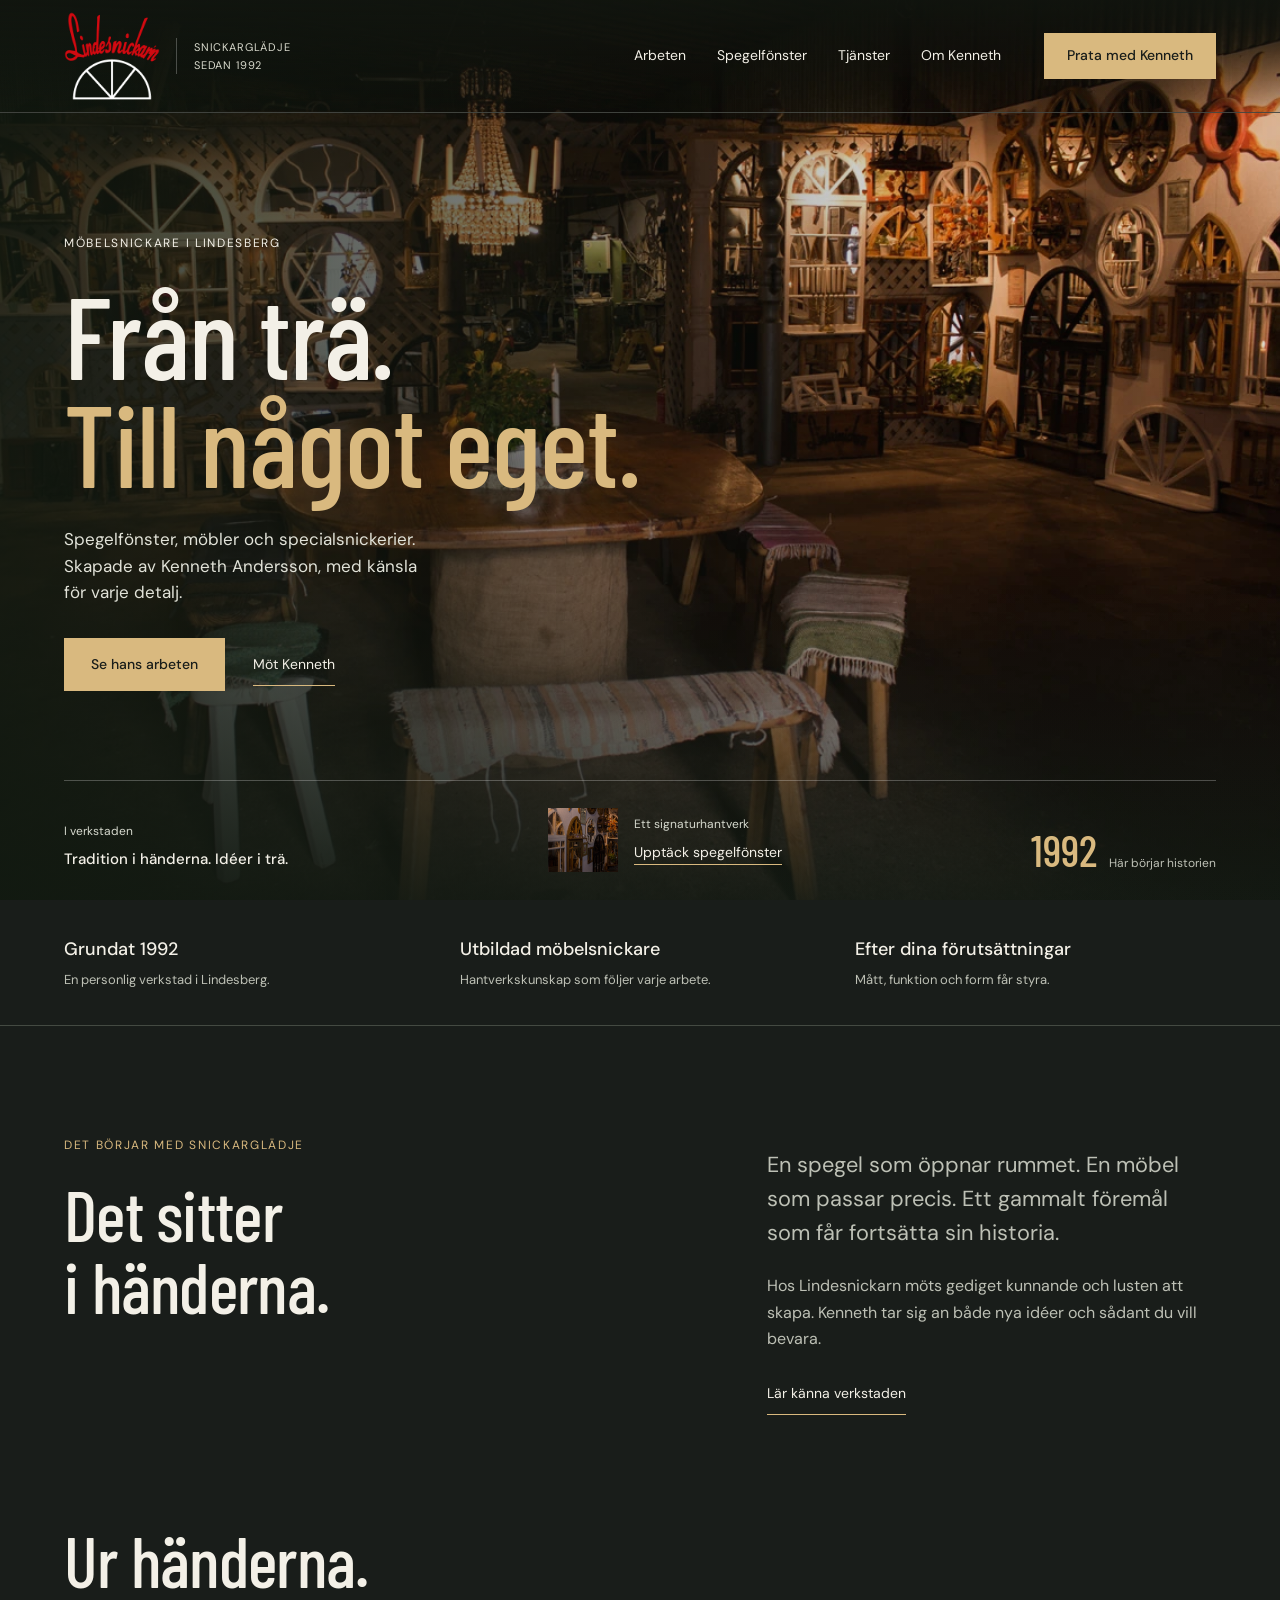
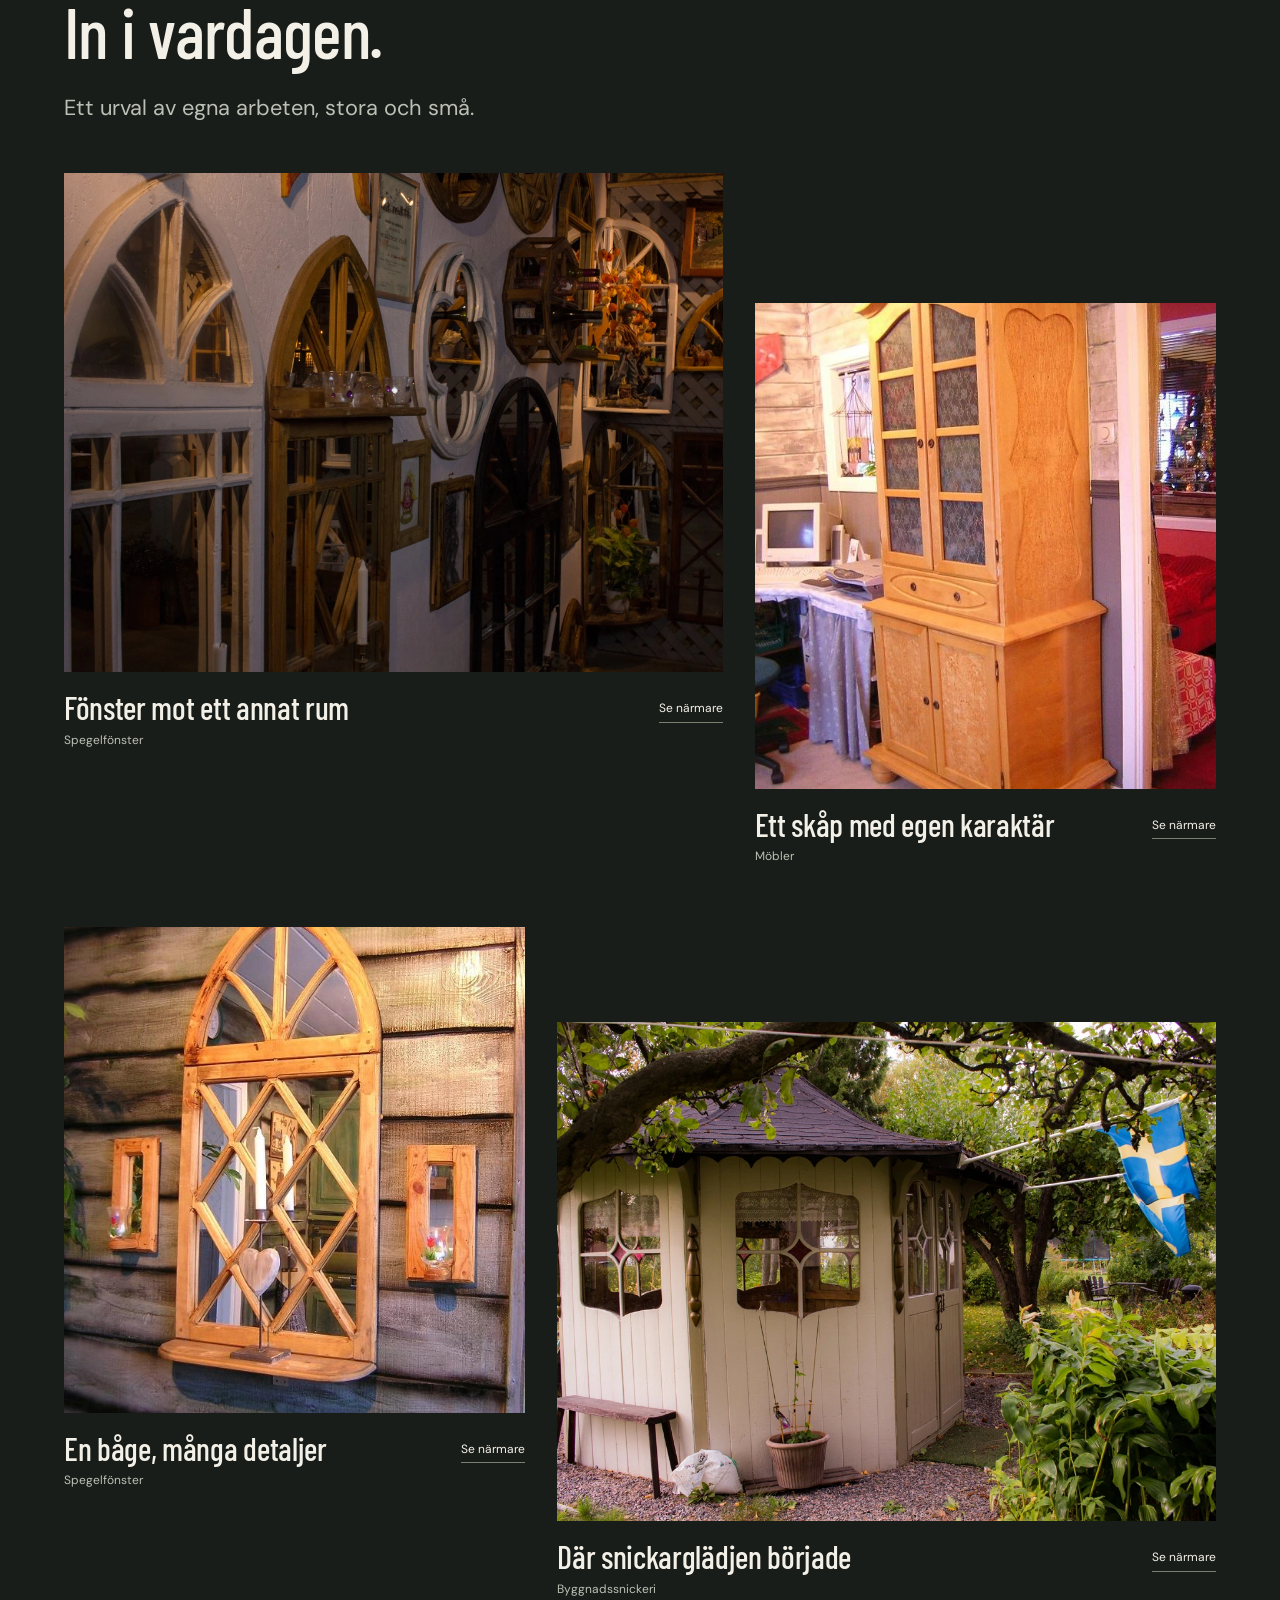
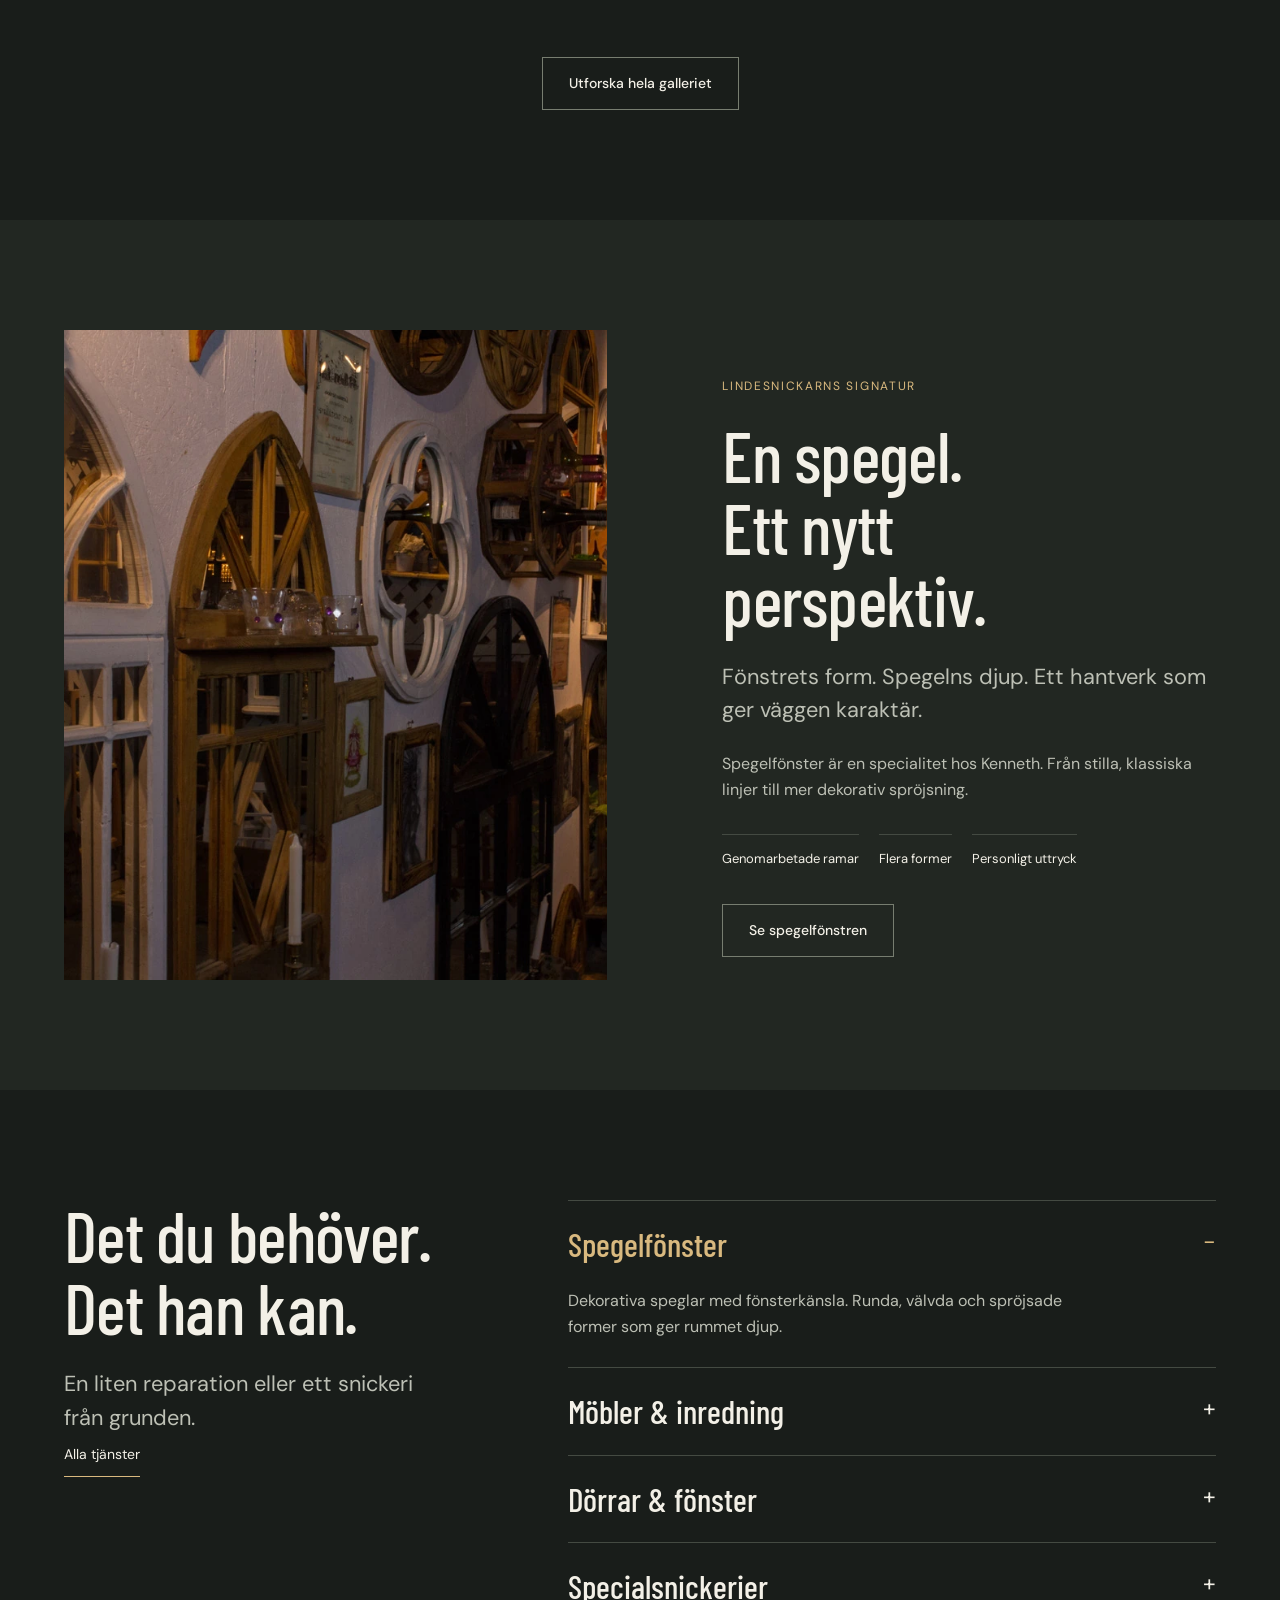
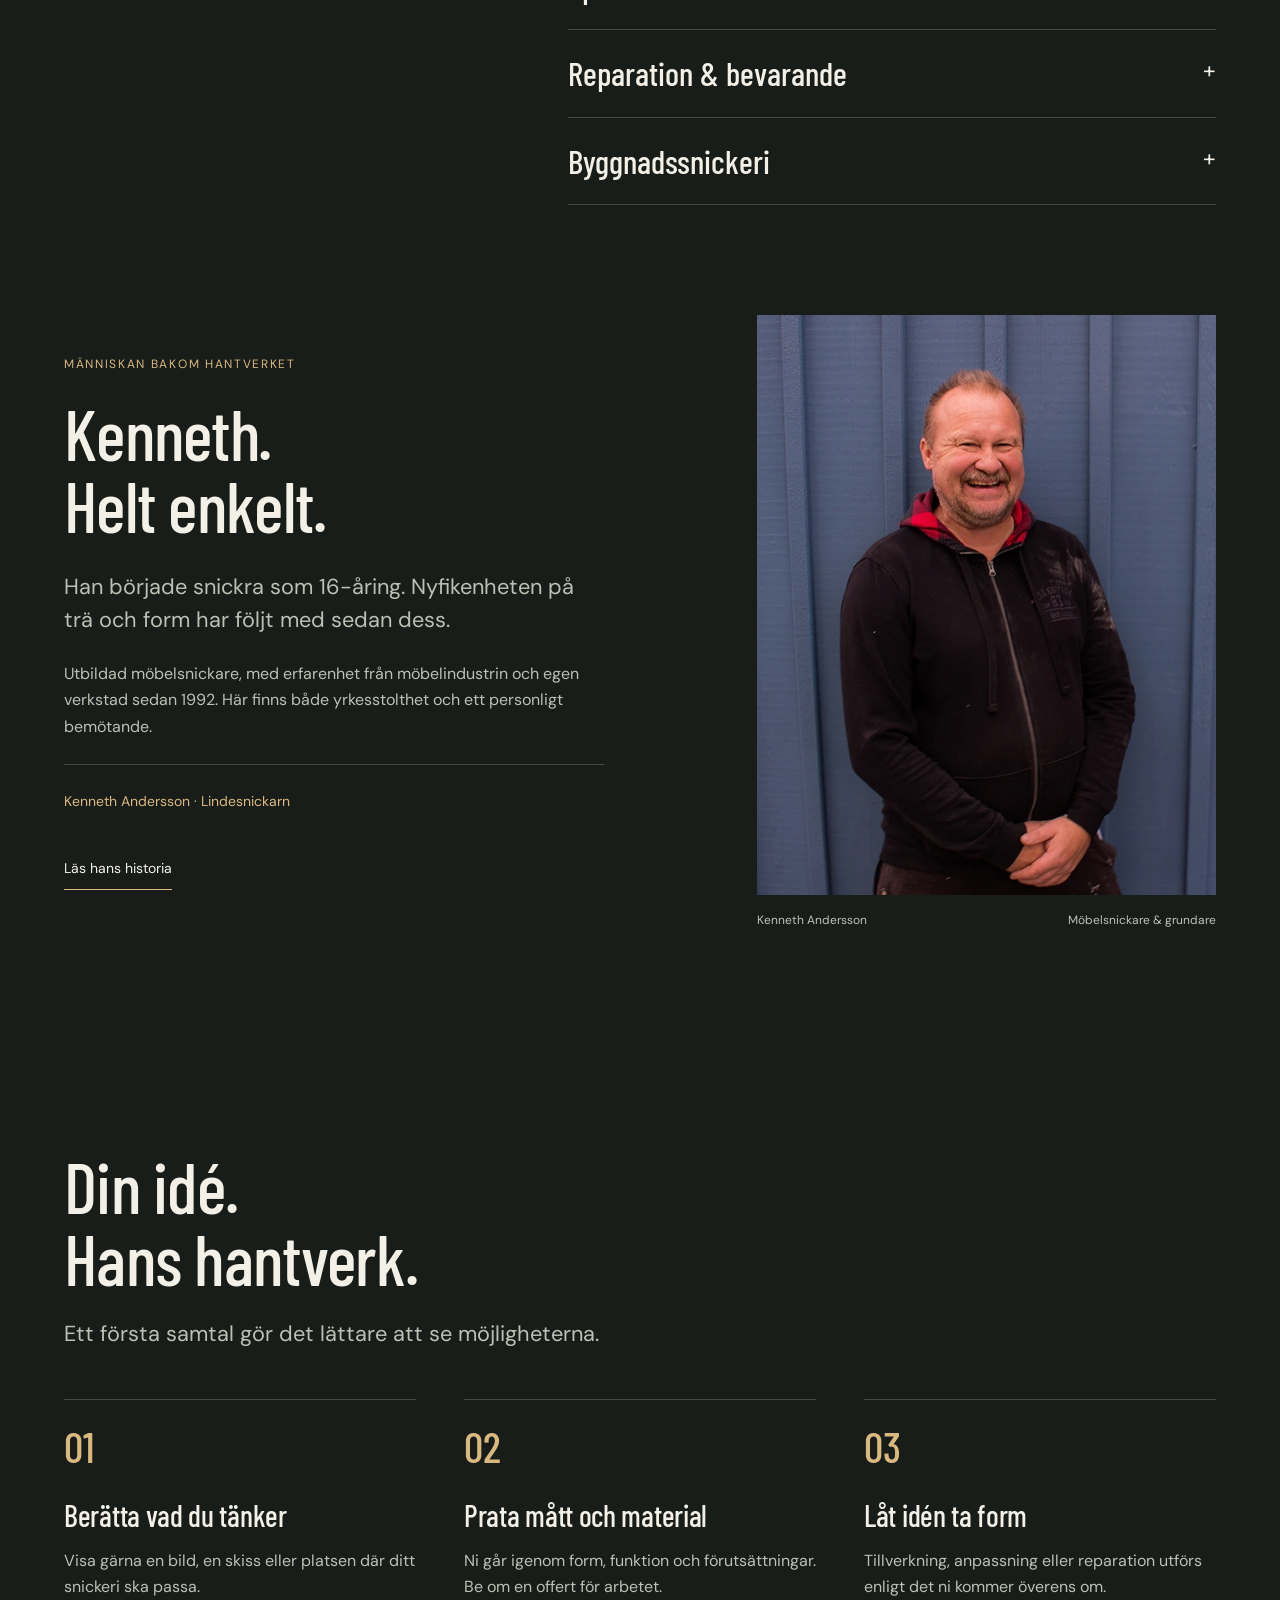
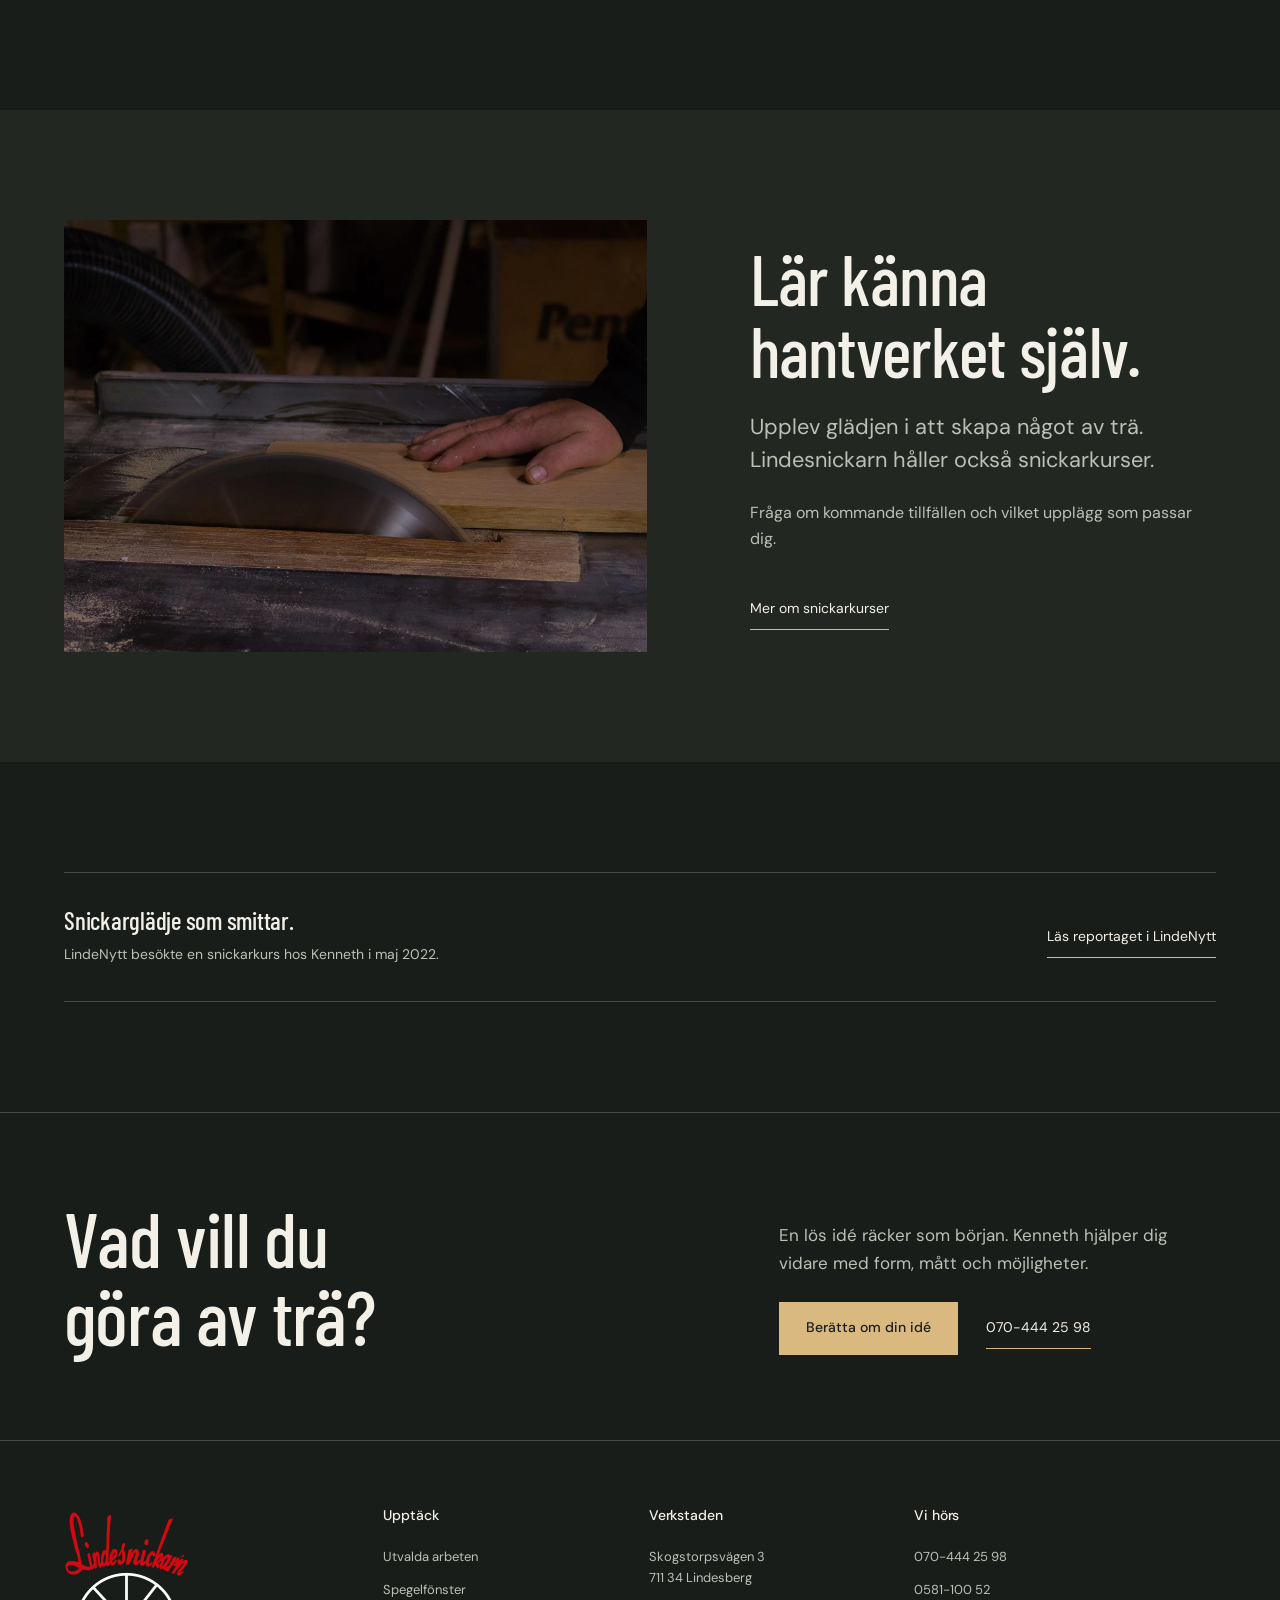
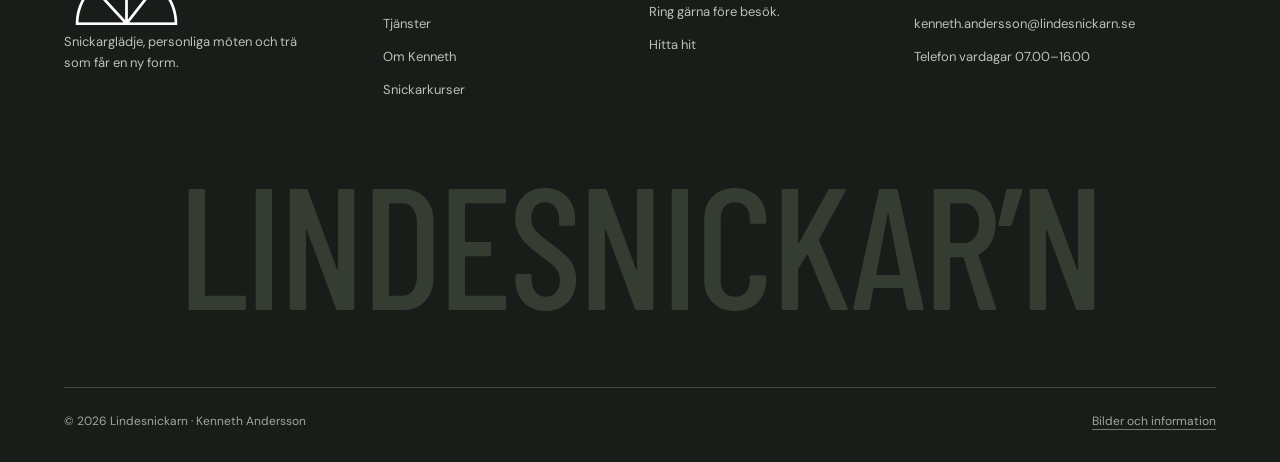
<file: index.html>
<!doctype html><html lang="sv"><head><meta charset="utf-8"><meta name="viewport" content="width=device-width,initial-scale=1"><title>Hem | Lindesnickarn</title><meta name="description" content="Spegelfönster, möbler och specialsnickerier av Kenneth Andersson. Upptäck Lindesnickarns hantverk och verkstad i Lindesberg."><meta name="theme-color" content="#191d1a"><link rel="icon" href="assets/favicon.svg" type="image/svg+xml"><link rel="preload" href="assets/display-500.ttf" as="font" type="font/ttf" crossorigin><link rel="stylesheet" href="style.css"><script src="script.js" defer></script></head><body><a class="skip" href="#main">Hoppa till innehållet</a><header class="header over-hero"><div class="nav-row wrap"><a href="index.html" class="logo" aria-label="Lindesnickarn, startsida"><img src="assets/logo.png" alt="Lindesnickarn" class="" loading="eager" decoding="async" fetchpriority="high"><span class="brand-note">Snickarglädje<br>sedan 1992</span></a><nav class="desktop-nav" aria-label="Huvudmeny"><a href="arbeten.html">Arbeten</a><a href="spegelfonster.html">Spegelfönster</a><a href="tjanster.html">Tjänster</a><a href="om-kenneth.html">Om Kenneth</a><a class="btn " href="kontakt.html">Prata med Kenneth</a></nav><button class="menu-button" aria-label="Öppna menyn" aria-expanded="false" aria-controls="mobile-menu"><span></span><span></span></button></div><nav class="mobile-menu" id="mobile-menu" aria-label="Mobilmeny" hidden><a href="arbeten.html">Arbeten</a><a href="spegelfonster.html">Spegelfönster</a><a href="tjanster.html">Tjänster</a><a href="om-kenneth.html">Om Kenneth</a><a href="snickarkurser.html">Snickarkurser</a><a class="btn " href="kontakt.html">Prata med Kenneth</a><p>070-444 25 98<br>Skogstorpsvägen 3, Lindesberg</p></nav></header><main id="main"><section class="hero"><img src="assets/workshop.webp" alt="Lindesnickarns möbler och fönsterspeglar i en varm verkstadsmiljö" class="hero-bg" loading="eager" decoding="async" fetchpriority="high"><div class="hero-content wrap"><p class="kicker">Möbelsnickare i Lindesberg</p><h1>Från trä.<br><span>Till något eget.</span></h1><p class="lead">Spegelfönster, möbler och specialsnickerier. Skapade av Kenneth Andersson, med känsla för varje detalj.</p><div class="actions"><a class="btn " href="arbeten.html">Se hans arbeten</a><a class="link" href="om-kenneth.html">Möt Kenneth</a></div></div><div class="hero-bottom wrap"><div><span class="small">I verkstaden</span><strong>Tradition i händerna. Idéer i trä.</strong></div><div class="hero-thumb"><img src="assets/mirrors.webp" alt="Detalj av fönsterspeglar" class="" loading="lazy" decoding="async"><div><span class="small">Ett signaturhantverk</span><a class="link" href="spegelfonster.html">Upptäck spegelfönster</a></div></div><div class="hero-index">1992<small>Här börjar historien</small></div></div></section>
 <div class="fact-band wrap"><div><strong>Grundat 1992</strong><p>En personlig verkstad i Lindesberg.</p></div><div><strong>Utbildad möbelsnickare</strong><p>Hantverkskunskap som följer varje arbete.</p></div><div><strong>Efter dina förutsättningar</strong><p>Mått, funktion och form får styra.</p></div></div>
 <section class="section wrap intro"><div><p class="kicker">Det börjar med snickarglädje</p><h2>Det sitter<br>i händerna.</h2></div><div class="reveal"><p class="lead">En spegel som öppnar rummet. En möbel som passar precis. Ett gammalt föremål som får fortsätta sin historia.</p><p class="sub">Hos Lindesnickarn möts gediget kunnande och lusten att skapa. Kenneth tar sig an både nya idéer och sådant du vill bevara.</p><a class="link" href="om-kenneth.html">Lär känna verkstaden</a></div></section>
 <section class="section wrap" style="padding-top:0"><div class="heading"><h2>Ur händerna.<br>In i vardagen.</h2><p class="lead">Ett urval av egna arbeten, stora och små.</p></div><div class="gallery"><article class="work reveal" data-category="speglar"><button class="work-open" data-work="speglar" aria-label="Se fönster mot ett annat rum"><div class="photo"><img src="assets/mirrors.webp" alt="Samling av runda och välvda spegelfönster i trä" class="" loading="lazy" decoding="async"></div><div class="caption"><div><h3>Fönster mot ett annat rum</h3><span class="category">Spegelfönster</span></div><span class="view">Se närmare</span></div></button></article><article class="work reveal" data-category="mobler"><button class="work-open" data-work="skap" aria-label="Se ett skåp med egen karaktär"><div class="photo"><img src="assets/archive-11.webp" alt="Handsnickrat vitrinskåp i trä med bågformat glasparti" class="" loading="lazy" decoding="async"></div><div class="caption"><div><h3>Ett skåp med egen karaktär</h3><span class="category">Möbler</span></div><span class="view">Se närmare</span></div></button></article><article class="work reveal" data-category="speglar"><button class="work-open" data-work="spegel" aria-label="Se en båge, många detaljer"><div class="photo"><img src="assets/archive-3.webp" alt="Spetsbågad spegel i trä mot en mörk timmervägg" class="" loading="lazy" decoding="async"></div><div class="caption"><div><h3>En båge, många detaljer</h3><span class="category">Spegelfönster</span></div><span class="view">Se närmare</span></div></button></article><article class="work reveal" data-category="bygg"><button class="work-open" data-work="lusthus" aria-label="Se där snickarglädjen började"><div class="photo"><img src="assets/gazebo.webp" alt="Litet handbyggt lusthus i en grönskande trädgård" class="" loading="lazy" decoding="async"></div><div class="caption"><div><h3>Där snickarglädjen började</h3><span class="category">Byggnadssnickeri</span></div><span class="view">Se närmare</span></div></button></article></div><div class="gallery-footer"><a class="btn ghost" href="arbeten.html">Utforska hela galleriet</a></div></section>
 <section class="section tint"><div class="signature wrap"><figure class="photo reveal"><img src="assets/mirrors.webp" alt="Runda och välvda spegelfönster i trä" class="" loading="lazy" decoding="async"></figure><div class="reveal"><p class="kicker">Lindesnickarns signatur</p><h2>En spegel.<br>Ett nytt perspektiv.</h2><p class="lead">Fönstrets form. Spegelns djup. Ett hantverk som ger väggen karaktär.</p><p class="sub">Spegelfönster är en specialitet hos Kenneth. Från stilla, klassiska linjer till mer dekorativ spröjsning.</p><ul><li>Genomarbetade ramar</li><li>Flera former</li><li>Personligt uttryck</li></ul><div class="actions"><a class="btn ghost" href="spegelfonster.html">Se spegelfönstren</a></div></div></div></section>
 <section class="section wrap service-grid"><div class="heading"><h2>Det du behöver.<br>Det han kan.</h2><p class="lead">En liten reparation eller ett snickeri från grunden.</p><a class="link" href="tjanster.html">Alla tjänster</a></div><div class="service-list"><details open><summary>Spegelfönster</summary><p>Dekorativa speglar med fönsterkänsla. Runda, välvda och spröjsade former som ger rummet djup.</p></details><details><summary>Möbler & inredning</summary><p>Från bord och skåp till väggfast inredning. Tillverkat eller anpassat efter det du behöver.</p></details><details><summary>Dörrar & fönster</summary><p>Nya snickerier, installation och reparation. Hjälp även när formen eller måtten är ovanliga.</p></details><details><summary>Specialsnickerier</summary><p>Snickerier som börjar med ett önskemål och byggs för sitt särskilda ändamål.</p></details><details><summary>Reparation & bevarande</summary><p>Ge möbler och äldre snickerier möjlighet att fortsätta användas. Kenneth bedömer vad som går att rädda.</p></details><details><summary>Byggnadssnickeri</summary><p>Verandor, farstukvistar och andra byggprojekt där träet står i centrum.</p></details></div></section>
 <section class="section wrap maker" style="padding-top:0"><figure class="portrait reveal"><img src="assets/kenneth.webp" alt="Kenneth Andersson, Lindesnickarn" class="" loading="lazy" decoding="async"><figcaption><span>Kenneth Andersson</span><span>Möbelsnickare & grundare</span></figcaption></figure><div class="reveal"><p class="kicker">Människan bakom hantverket</p><h2>Kenneth.<br>Helt enkelt.</h2><p class="lead">Han började snickra som 16-åring. Nyfikenheten på trä och form har följt med sedan dess.</p><p class="sub">Utbildad möbelsnickare, med erfarenhet från möbelindustrin och egen verkstad sedan 1992. Här finns både yrkesstolthet och ett personligt bemötande.</p><p class="byline">Kenneth Andersson · Lindesnickarn</p><div class="actions"><a class="link" href="om-kenneth.html">Läs hans historia</a></div></div></section>
 <section class="section wrap"><div class="heading"><h2>Din idé.<br>Hans hantverk.</h2><p class="lead">Ett första samtal gör det lättare att se möjligheterna.</p></div><div class="process"><article class="reveal"><span class="num">01</span><h3>Berätta vad du tänker</h3><p>Visa gärna en bild, en skiss eller platsen där ditt snickeri ska passa.</p></article><article class="reveal"><span class="num">02</span><h3>Prata mått och material</h3><p>Ni går igenom form, funktion och förutsättningar. Be om en offert för arbetet.</p></article><article class="reveal"><span class="num">03</span><h3>Låt idén ta form</h3><p>Tillverkning, anpassning eller reparation utförs enligt det ni kommer överens om.</p></article></div></section><section class="section tint"><div class="wrap course-feature"><img src="assets/course.webp" alt="Hantverksarbete vid en snickerimaskin" class="" loading="lazy" decoding="async"><div><h2>Lär känna<br>hantverket själv.</h2><p class="lead">Upplev glädjen i att skapa något av trä. Lindesnickarn håller också snickarkurser.</p><p class="sub">Fråga om kommande tillfällen och vilket upplägg som passar dig.</p><div class="actions"><a class="link" href="snickarkurser.html">Mer om snickarkurser</a></div></div></div></section>
 <section class="section wrap"><div class="press-row"><div><h3>Snickarglädje som smittar.</h3><p>LindeNytt besökte en snickarkurs hos Kenneth i maj 2022.</p></div><a class="link" href="https://lindenytt.com/nyheter/kreativiteten-flodade-nar-lindesnickarn-holl-kurs/" target="_blank" rel="noopener">Läs reportaget i LindeNytt</a></div></section><section class="contact-banner wrap"><h2>Vad vill du<br>göra av trä?</h2><div><p>En lös idé räcker som början. Kenneth hjälper dig vidare med form, mått och möjligheter.</p><div class="actions"><a class="btn " href="kontakt.html">Berätta om din idé</a><a class="link" href="tel:+46704442598">070-444 25 98</a></div></div></section><dialog class="gallery-dialog" aria-label="Arbetsgalleri"><button class="dialog-close">Stäng ×</button><div class="dialog-body"><img id="dialog-image" alt=""><div class="dialog-info"><p class="kicker" id="dialog-category"></p><h2 id="dialog-title"></h2><p id="dialog-description"></p><a class="btn" href="kontakt.html">Fråga om något liknande</a><div class="dialog-controls"><button id="prev-work" aria-label="Visa föregående arbete">Föregående</button><span class="dialog-count" aria-live="polite"></span><button id="next-work" aria-label="Visa nästa arbete">Nästa</button></div></div></div></dialog><script type="application/json" id="works-data">[{"id": "speglar", "title": "Fönster mot ett annat rum", "category": "Spegelfönster", "filter": "speglar", "image": "mirrors.webp", "text": "Välvda, runda och spröjsade former. Ett urval av Lindesnickarns dekorativa spegelfönster.", "alt": "Samling av runda och välvda spegelfönster i trä"}, {"id": "skap", "title": "Ett skåp med egen karaktär", "category": "Möbler", "filter": "mobler", "image": "archive-11.webp", "text": "Vitrinskåp med profilerade luckor och glasparti. Ett arbete ur Lindesnickarns bildarkiv.", "alt": "Handsnickrat vitrinskåp i trä med bågformat glasparti"}, {"id": "spegel", "title": "En båge, många detaljer", "category": "Spegelfönster", "filter": "speglar", "image": "archive-3.webp", "text": "En spetsbågad spegel med genomarbetad spröjsning. Formen och materialet får sätta tonen.", "alt": "Spetsbågad spegel i trä mot en mörk timmervägg"}, {"id": "lusthus", "title": "Där snickarglädjen började", "category": "Byggnadssnickeri", "filter": "bygg", "image": "gazebo.webp", "text": "Lusthuset byggde Kenneth redan som 16-åring, enligt berättelsen på Lindesnickarns webbplats.", "alt": "Litet handbyggt lusthus i en grönskande trädgård"}, {"id": "verkstad", "title": "En värld av trä", "category": "Möbler", "filter": "mobler", "image": "workshop.webp", "text": "Möbler och spegelfönster i en miljö fylld av snickeri. En inblick i Lindesnickarns eget bildarkiv.", "alt": "Möbler och många spegelfönster i en varm verkstadsmiljö"}, {"id": "dorr", "title": "En välkomnande entré", "category": "Byggnadssnickeri", "filter": "bygg", "image": "door.webp", "text": "Dörr och karm som en del av husets uttryck. Foto från Lindesnickarns presentation av dörrsnickeri.", "alt": "Mörk trädörr i en entré med grön klätterväxt"}, {"id": "gaveldetalj", "title": "Detaljen under taket", "category": "Byggnadssnickeri", "filter": "bygg", "image": "gable.webp", "text": "Dekorativt snickeri som ger gaveln ett eget uttryck. Från bildarkivet för specialsnickerier.", "alt": "Gavelsmyckning med dekorativt utsågade trädetaljer"}, {"id": "bord", "title": "Nytt liv för ett bord", "category": "Möbler", "filter": "mobler", "image": "repair.webp", "text": "Reparation är en del av verkstadens arbete. Bilden visar Kenneth med två runda bordsskivor.", "alt": "Kenneth visar två runda bordsskivor i verkstaden"}, {"id": "glasbord", "title": "Form under glas", "category": "Möbler", "filter": "mobler", "image": "archive-5.webp", "text": "Bord med glasskiva och trästomme ur Lindesnickarns äldre bildarkiv.", "alt": "Fyrkantigt bord med glasskiva och trästomme"}, {"id": "takfonster", "title": "Fönster efter huset", "category": "Byggnadssnickeri", "filter": "bygg", "image": "window.webp", "text": "Ett exempel från Lindesnickarns fönsterarbeten. Anpassade former när standardmåtten inte räcker till.", "alt": "Specialformat fönster i ett tegeltak"}, {"id": "vitrin", "title": "Byggt för att visas", "category": "Möbler", "filter": "mobler", "image": "archive-1.webp", "text": "Ett smalt glasskåp med flera sidor och ljus trästomme, ur det äldre galleriet.", "alt": "Smalt glasskåp med flera sidor och trästomme"}, {"id": "rundbage", "title": "Klassisk rundbåge", "category": "Spegelfönster", "filter": "speglar", "image": "archive-4.webp", "text": "Rundbågat spegelfönster med spröjs. Ett av uttrycken i Lindesnickarns äldre galleri.", "alt": "Rundbågad träspegel med spröjs i en interiör"}]</script></main><footer class="footer wrap"><div class="footer-grid"><div><a class="logo" href="index.html"><img src="assets/logo.png" alt="Lindesnickarn" class="" loading="lazy" decoding="async"></a><p>Snickarglädje, personliga möten och trä som får en ny form.</p></div><div><h3>Upptäck</h3><div class="footer-links"><a href="arbeten.html">Utvalda arbeten</a><a href="spegelfonster.html">Spegelfönster</a><a href="tjanster.html">Tjänster</a><a href="om-kenneth.html">Om Kenneth</a><a href="snickarkurser.html">Snickarkurser</a></div></div><div><h3>Verkstaden</h3><div class="footer-links"><span>Skogstorpsvägen 3<br>711 34 Lindesberg</span><span>Ring gärna före besök.</span><a href="https://www.google.com/maps/search/?api=1&query=Skogstorpsv%C3%A4gen+3+Lindesberg" target="_blank" rel="noopener">Hitta hit</a></div></div><div><h3>Vi hörs</h3><div class="footer-links"><a href="tel:+46704442598">070-444 25 98</a><a href="tel:+4658110052">0581-100 52</a><a href="mailto:kenneth.andersson@lindesnickarn.se">kenneth.andersson@lindesnickarn.se</a><span>Telefon vardagar 07.00–16.00</span></div></div></div><div class="footer-word" aria-hidden="true">LINDESNICKAR’N</div><div class="footer-bottom"><span>© 2026 Lindesnickarn · Kenneth Andersson</span><span><a href="bilder-och-information.html">Bilder och information</a></span></div></footer></body></html>
</file>
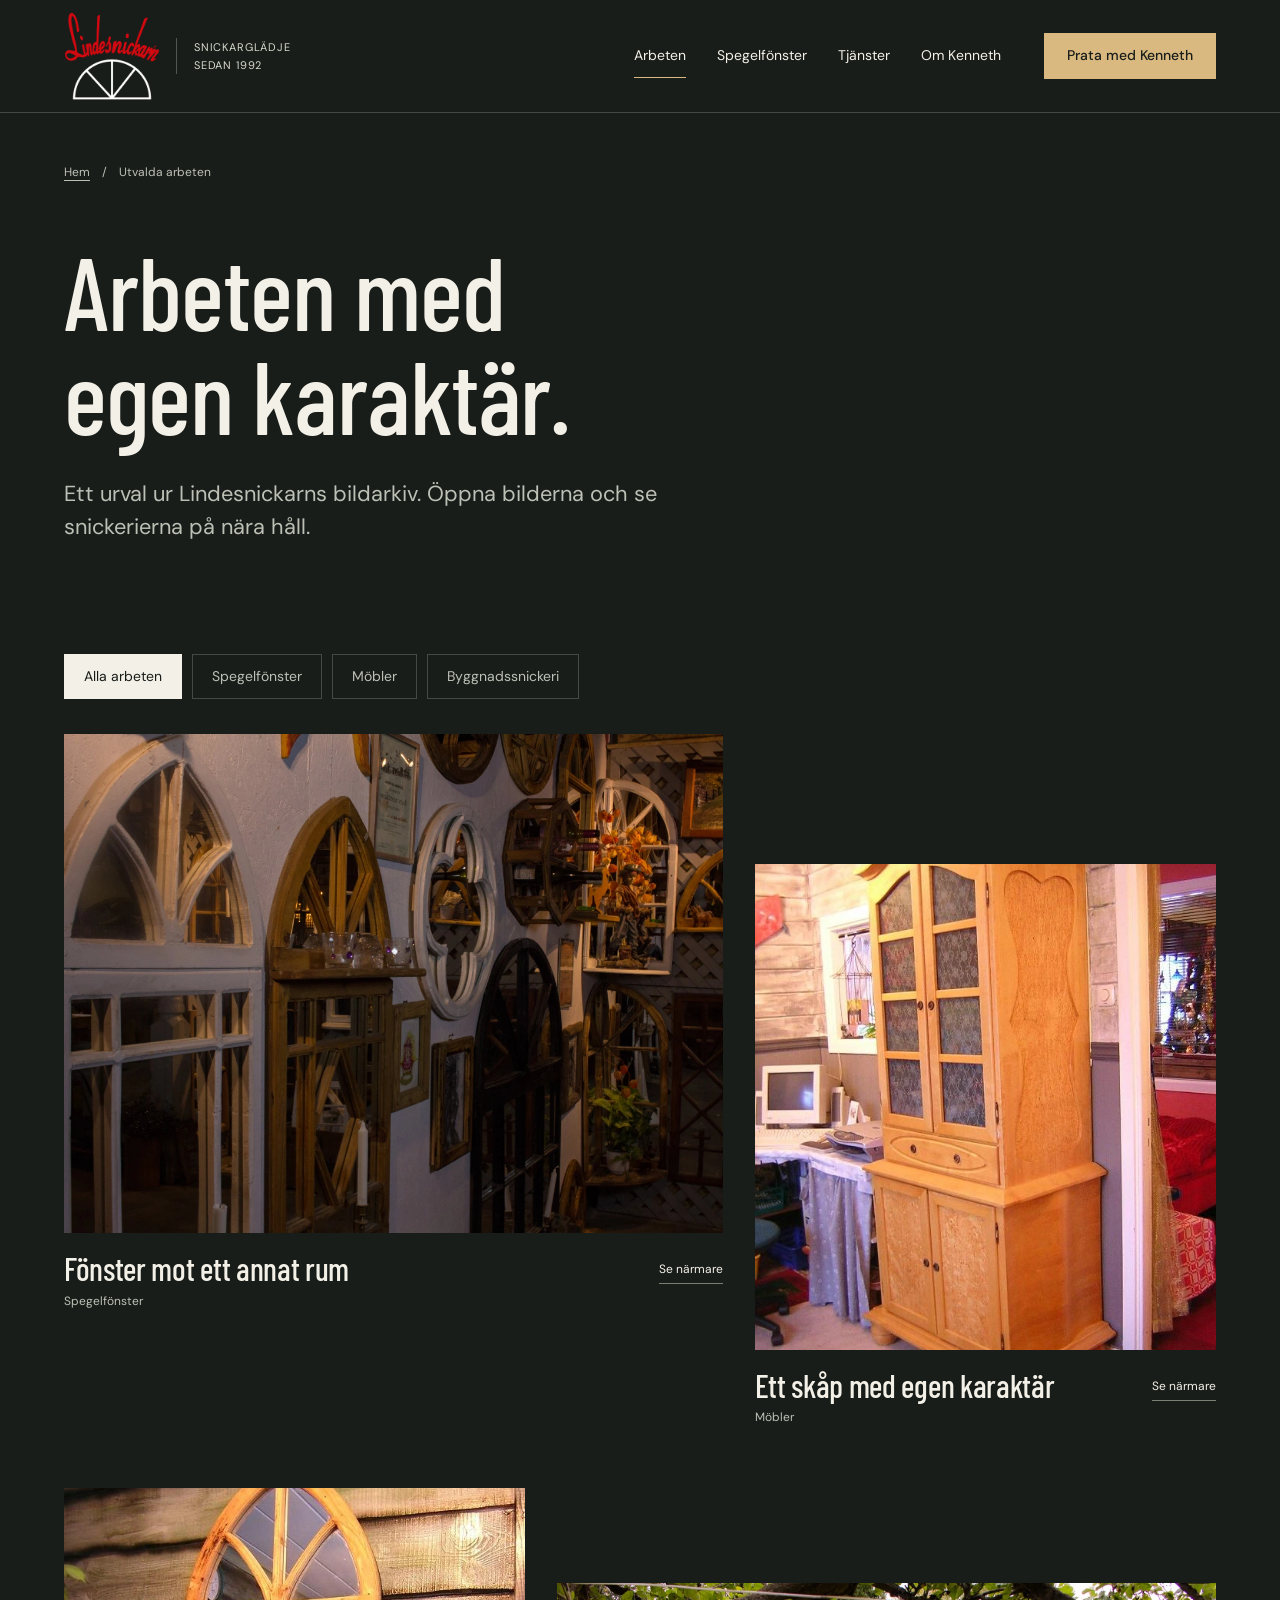
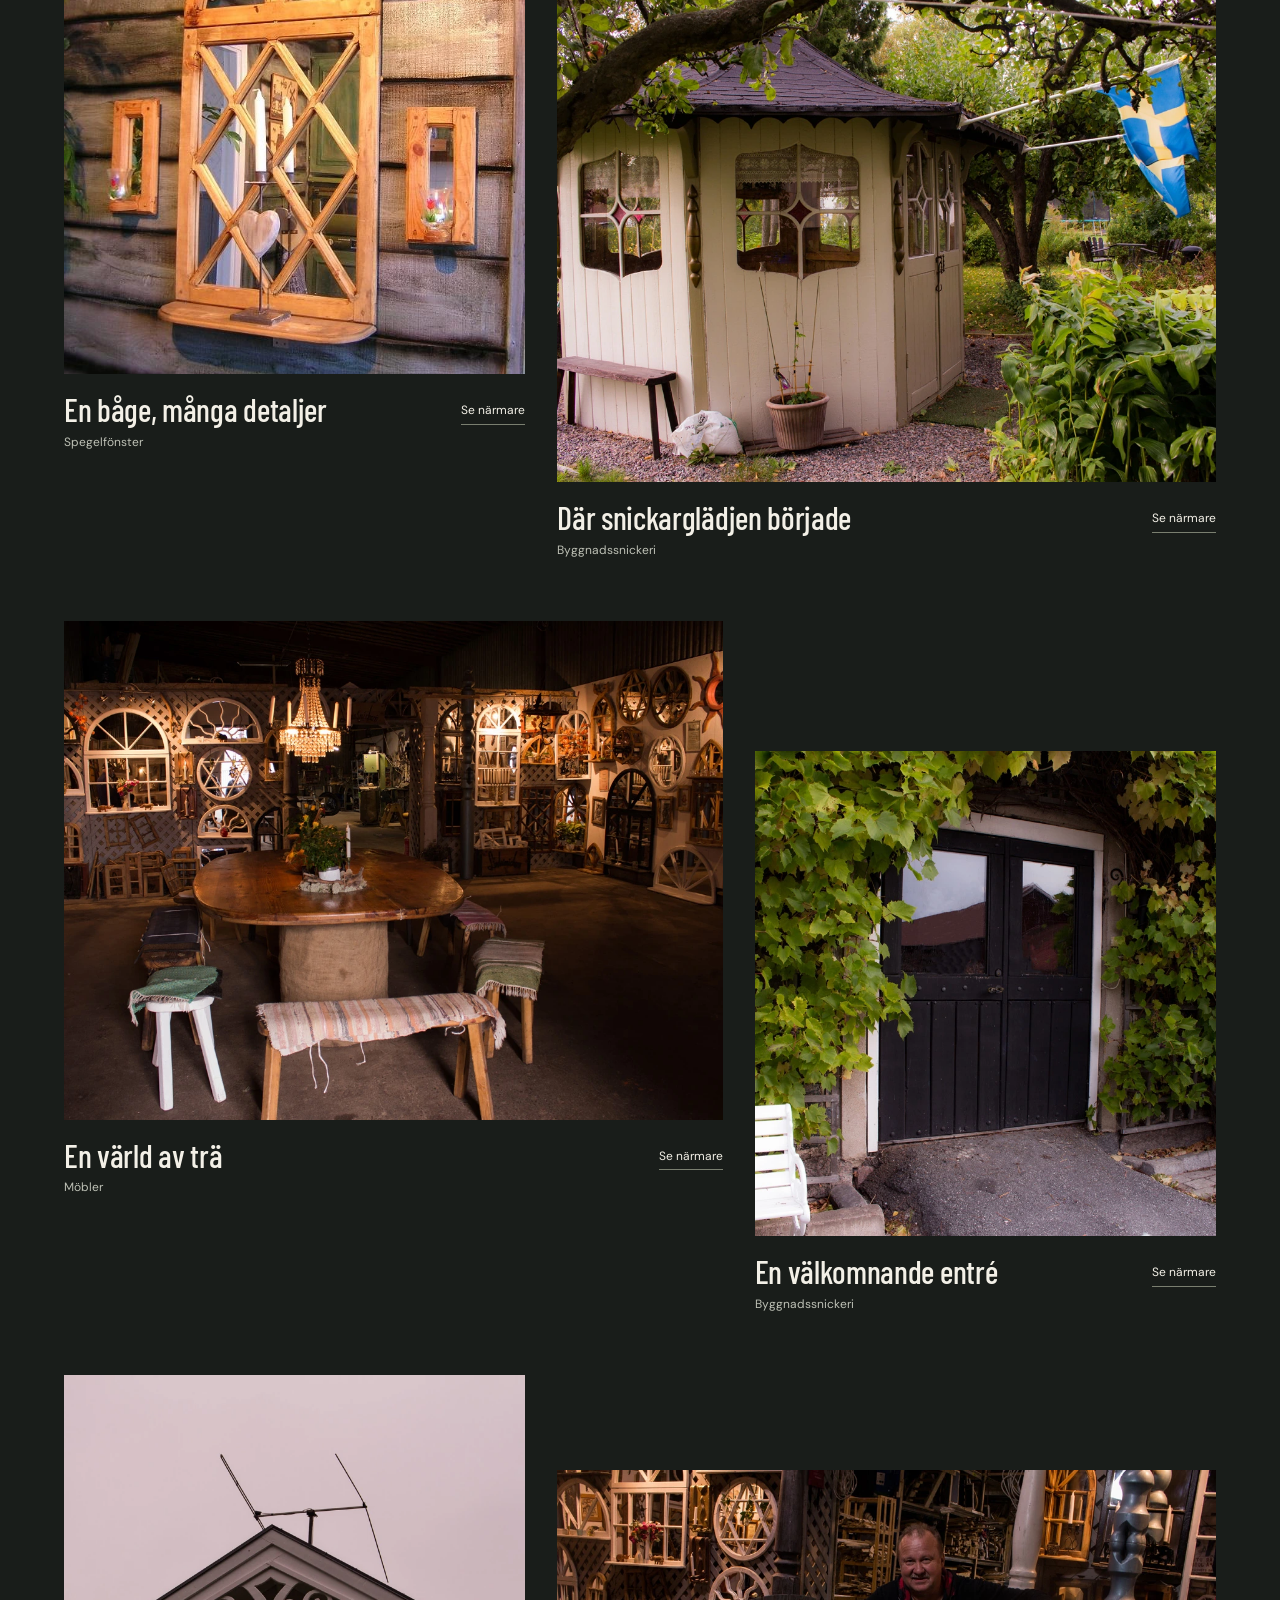
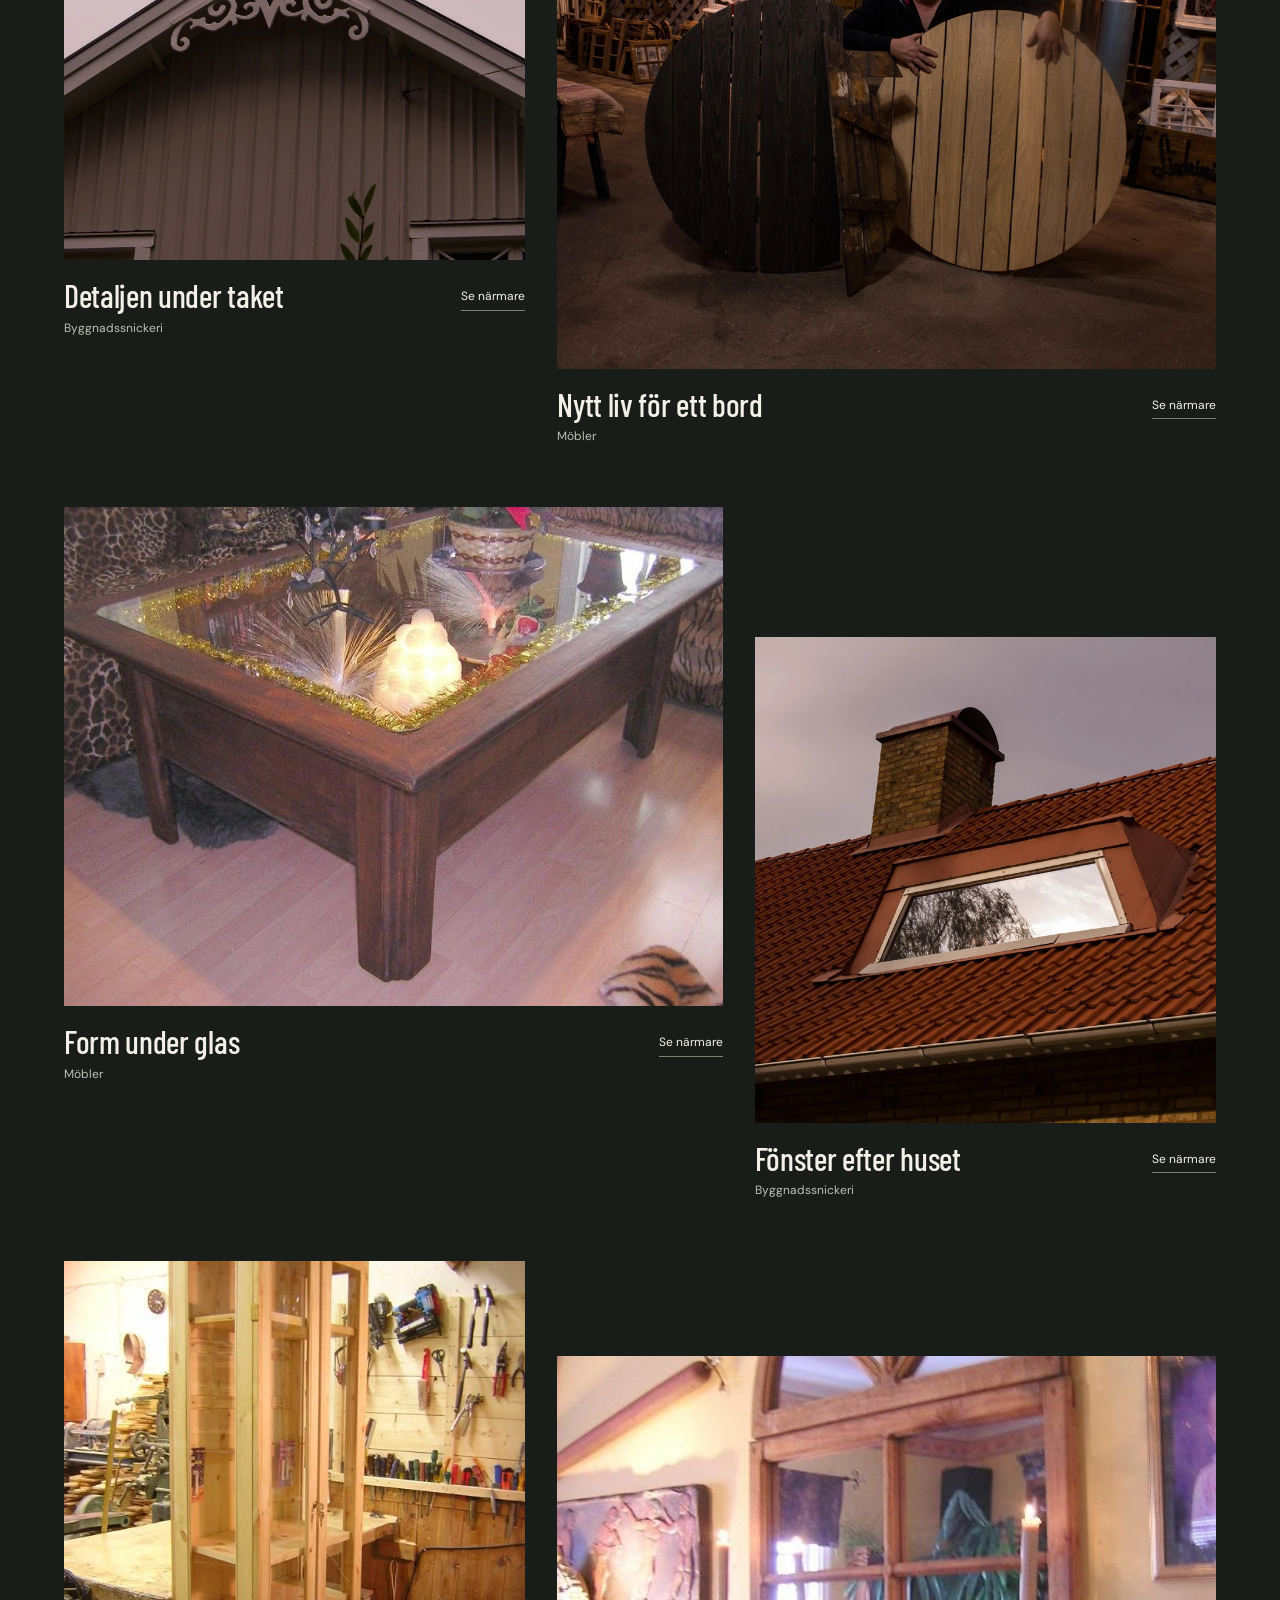
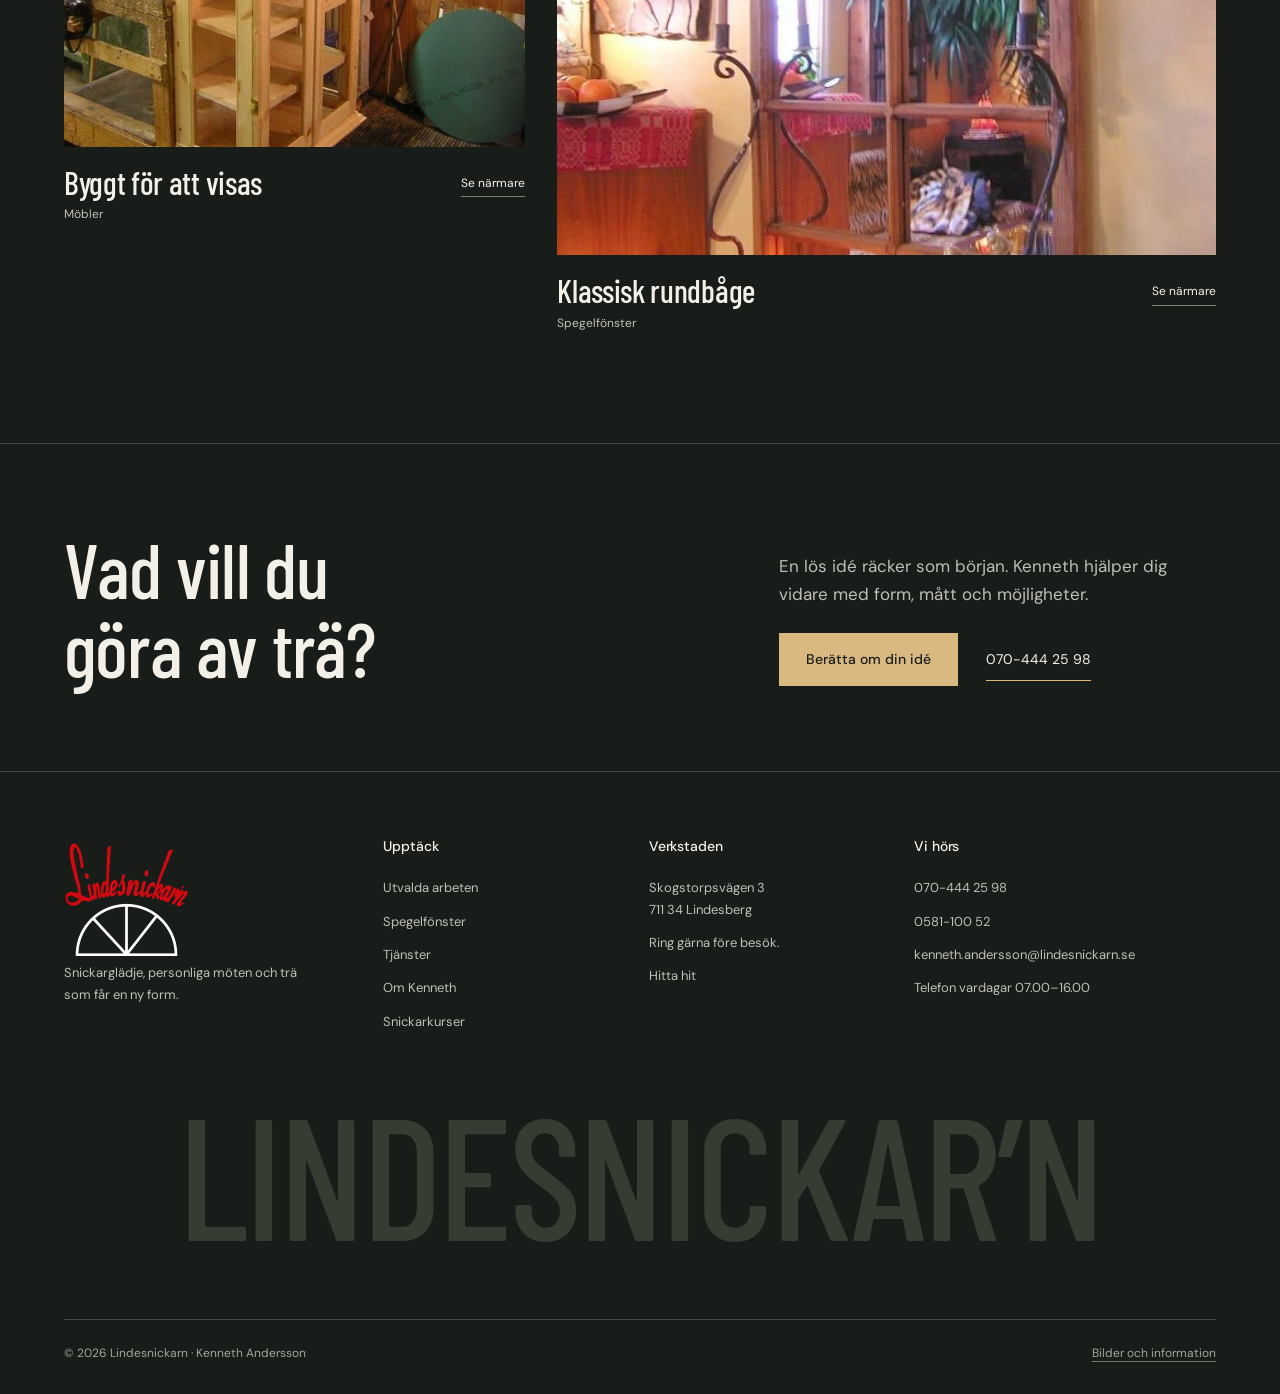
<file: arbeten.html>
<!doctype html><html lang="sv"><head><meta charset="utf-8"><meta name="viewport" content="width=device-width,initial-scale=1"><title>Utvalda arbeten | Lindesnickarn</title><meta name="description" content="Spegelfönster, möbler och specialsnickerier av Kenneth Andersson. Upptäck Lindesnickarns hantverk och verkstad i Lindesberg."><meta name="theme-color" content="#191d1a"><link rel="icon" href="assets/favicon.svg" type="image/svg+xml"><link rel="preload" href="assets/display-500.ttf" as="font" type="font/ttf" crossorigin><link rel="stylesheet" href="style.css"><script src="script.js" defer></script></head><body><a class="skip" href="#main">Hoppa till innehållet</a><header class="header "><div class="nav-row wrap"><a href="index.html" class="logo" aria-label="Lindesnickarn, startsida"><img src="assets/logo.png" alt="Lindesnickarn" class="" loading="eager" decoding="async" fetchpriority="high"><span class="brand-note">Snickarglädje<br>sedan 1992</span></a><nav class="desktop-nav" aria-label="Huvudmeny"><a href="arbeten.html" aria-current="page">Arbeten</a><a href="spegelfonster.html">Spegelfönster</a><a href="tjanster.html">Tjänster</a><a href="om-kenneth.html">Om Kenneth</a><a class="btn " href="kontakt.html">Prata med Kenneth</a></nav><button class="menu-button" aria-label="Öppna menyn" aria-expanded="false" aria-controls="mobile-menu"><span></span><span></span></button></div><nav class="mobile-menu" id="mobile-menu" aria-label="Mobilmeny" hidden><a href="arbeten.html" aria-current="page">Arbeten</a><a href="spegelfonster.html">Spegelfönster</a><a href="tjanster.html">Tjänster</a><a href="om-kenneth.html">Om Kenneth</a><a href="snickarkurser.html">Snickarkurser</a><a class="btn " href="kontakt.html">Prata med Kenneth</a><p>070-444 25 98<br>Skogstorpsvägen 3, Lindesberg</p></nav></header><main id="main"><section class="page-title wrap"><div class="breadcrumbs"><a href="index.html">Hem</a><span>/</span><span>Utvalda arbeten</span></div><h1>Arbeten med<br>egen karaktär.</h1><p class="lead">Ett urval ur Lindesnickarns bildarkiv. Öppna bilderna och se snickerierna på nära håll.</p></section><section class="wrap section" style="padding-top:0"><div class="gallery-tools" aria-label="Filtrera arbeten"><button class="filter" data-filter="all" aria-pressed="true">Alla arbeten</button><button class="filter" data-filter="speglar" aria-pressed="false">Spegelfönster</button><button class="filter" data-filter="mobler" aria-pressed="false">Möbler</button><button class="filter" data-filter="bygg" aria-pressed="false">Byggnadssnickeri</button></div><p class="sr-only" id="filter-status" aria-live="polite"></p><div class="gallery"><article class="work reveal" data-category="speglar"><button class="work-open" data-work="speglar" aria-label="Se fönster mot ett annat rum"><div class="photo"><img src="assets/mirrors.webp" alt="Samling av runda och välvda spegelfönster i trä" class="" loading="lazy" decoding="async"></div><div class="caption"><div><h3>Fönster mot ett annat rum</h3><span class="category">Spegelfönster</span></div><span class="view">Se närmare</span></div></button></article><article class="work reveal" data-category="mobler"><button class="work-open" data-work="skap" aria-label="Se ett skåp med egen karaktär"><div class="photo"><img src="assets/archive-11.webp" alt="Handsnickrat vitrinskåp i trä med bågformat glasparti" class="" loading="lazy" decoding="async"></div><div class="caption"><div><h3>Ett skåp med egen karaktär</h3><span class="category">Möbler</span></div><span class="view">Se närmare</span></div></button></article><article class="work reveal" data-category="speglar"><button class="work-open" data-work="spegel" aria-label="Se en båge, många detaljer"><div class="photo"><img src="assets/archive-3.webp" alt="Spetsbågad spegel i trä mot en mörk timmervägg" class="" loading="lazy" decoding="async"></div><div class="caption"><div><h3>En båge, många detaljer</h3><span class="category">Spegelfönster</span></div><span class="view">Se närmare</span></div></button></article><article class="work reveal" data-category="bygg"><button class="work-open" data-work="lusthus" aria-label="Se där snickarglädjen började"><div class="photo"><img src="assets/gazebo.webp" alt="Litet handbyggt lusthus i en grönskande trädgård" class="" loading="lazy" decoding="async"></div><div class="caption"><div><h3>Där snickarglädjen började</h3><span class="category">Byggnadssnickeri</span></div><span class="view">Se närmare</span></div></button></article><article class="work reveal" data-category="mobler"><button class="work-open" data-work="verkstad" aria-label="Se en värld av trä"><div class="photo"><img src="assets/workshop.webp" alt="Möbler och många spegelfönster i en varm verkstadsmiljö" class="" loading="lazy" decoding="async"></div><div class="caption"><div><h3>En värld av trä</h3><span class="category">Möbler</span></div><span class="view">Se närmare</span></div></button></article><article class="work reveal" data-category="bygg"><button class="work-open" data-work="dorr" aria-label="Se en välkomnande entré"><div class="photo"><img src="assets/door.webp" alt="Mörk trädörr i en entré med grön klätterväxt" class="" loading="lazy" decoding="async"></div><div class="caption"><div><h3>En välkomnande entré</h3><span class="category">Byggnadssnickeri</span></div><span class="view">Se närmare</span></div></button></article><article class="work reveal" data-category="bygg"><button class="work-open" data-work="gaveldetalj" aria-label="Se detaljen under taket"><div class="photo"><img src="assets/gable.webp" alt="Gavelsmyckning med dekorativt utsågade trädetaljer" class="" loading="lazy" decoding="async"></div><div class="caption"><div><h3>Detaljen under taket</h3><span class="category">Byggnadssnickeri</span></div><span class="view">Se närmare</span></div></button></article><article class="work reveal" data-category="mobler"><button class="work-open" data-work="bord" aria-label="Se nytt liv för ett bord"><div class="photo"><img src="assets/repair.webp" alt="Kenneth visar två runda bordsskivor i verkstaden" class="" loading="lazy" decoding="async"></div><div class="caption"><div><h3>Nytt liv för ett bord</h3><span class="category">Möbler</span></div><span class="view">Se närmare</span></div></button></article><article class="work reveal" data-category="mobler"><button class="work-open" data-work="glasbord" aria-label="Se form under glas"><div class="photo"><img src="assets/archive-5.webp" alt="Fyrkantigt bord med glasskiva och trästomme" class="" loading="lazy" decoding="async"></div><div class="caption"><div><h3>Form under glas</h3><span class="category">Möbler</span></div><span class="view">Se närmare</span></div></button></article><article class="work reveal" data-category="bygg"><button class="work-open" data-work="takfonster" aria-label="Se fönster efter huset"><div class="photo"><img src="assets/window.webp" alt="Specialformat fönster i ett tegeltak" class="" loading="lazy" decoding="async"></div><div class="caption"><div><h3>Fönster efter huset</h3><span class="category">Byggnadssnickeri</span></div><span class="view">Se närmare</span></div></button></article><article class="work reveal" data-category="mobler"><button class="work-open" data-work="vitrin" aria-label="Se byggt för att visas"><div class="photo"><img src="assets/archive-1.webp" alt="Smalt glasskåp med flera sidor och trästomme" class="" loading="lazy" decoding="async"></div><div class="caption"><div><h3>Byggt för att visas</h3><span class="category">Möbler</span></div><span class="view">Se närmare</span></div></button></article><article class="work reveal" data-category="speglar"><button class="work-open" data-work="rundbage" aria-label="Se klassisk rundbåge"><div class="photo"><img src="assets/archive-4.webp" alt="Rundbågad träspegel med spröjs i en interiör" class="" loading="lazy" decoding="async"></div><div class="caption"><div><h3>Klassisk rundbåge</h3><span class="category">Spegelfönster</span></div><span class="view">Se närmare</span></div></button></article></div></section><section class="contact-banner wrap"><h2>Vad vill du<br>göra av trä?</h2><div><p>En lös idé räcker som början. Kenneth hjälper dig vidare med form, mått och möjligheter.</p><div class="actions"><a class="btn " href="kontakt.html">Berätta om din idé</a><a class="link" href="tel:+46704442598">070-444 25 98</a></div></div></section><dialog class="gallery-dialog" aria-label="Arbetsgalleri"><button class="dialog-close">Stäng ×</button><div class="dialog-body"><img id="dialog-image" alt=""><div class="dialog-info"><p class="kicker" id="dialog-category"></p><h2 id="dialog-title"></h2><p id="dialog-description"></p><a class="btn" href="kontakt.html">Fråga om något liknande</a><div class="dialog-controls"><button id="prev-work" aria-label="Visa föregående arbete">Föregående</button><span class="dialog-count" aria-live="polite"></span><button id="next-work" aria-label="Visa nästa arbete">Nästa</button></div></div></div></dialog><script type="application/json" id="works-data">[{"id": "speglar", "title": "Fönster mot ett annat rum", "category": "Spegelfönster", "filter": "speglar", "image": "mirrors.webp", "text": "Välvda, runda och spröjsade former. Ett urval av Lindesnickarns dekorativa spegelfönster.", "alt": "Samling av runda och välvda spegelfönster i trä"}, {"id": "skap", "title": "Ett skåp med egen karaktär", "category": "Möbler", "filter": "mobler", "image": "archive-11.webp", "text": "Vitrinskåp med profilerade luckor och glasparti. Ett arbete ur Lindesnickarns bildarkiv.", "alt": "Handsnickrat vitrinskåp i trä med bågformat glasparti"}, {"id": "spegel", "title": "En båge, många detaljer", "category": "Spegelfönster", "filter": "speglar", "image": "archive-3.webp", "text": "En spetsbågad spegel med genomarbetad spröjsning. Formen och materialet får sätta tonen.", "alt": "Spetsbågad spegel i trä mot en mörk timmervägg"}, {"id": "lusthus", "title": "Där snickarglädjen började", "category": "Byggnadssnickeri", "filter": "bygg", "image": "gazebo.webp", "text": "Lusthuset byggde Kenneth redan som 16-åring, enligt berättelsen på Lindesnickarns webbplats.", "alt": "Litet handbyggt lusthus i en grönskande trädgård"}, {"id": "verkstad", "title": "En värld av trä", "category": "Möbler", "filter": "mobler", "image": "workshop.webp", "text": "Möbler och spegelfönster i en miljö fylld av snickeri. En inblick i Lindesnickarns eget bildarkiv.", "alt": "Möbler och många spegelfönster i en varm verkstadsmiljö"}, {"id": "dorr", "title": "En välkomnande entré", "category": "Byggnadssnickeri", "filter": "bygg", "image": "door.webp", "text": "Dörr och karm som en del av husets uttryck. Foto från Lindesnickarns presentation av dörrsnickeri.", "alt": "Mörk trädörr i en entré med grön klätterväxt"}, {"id": "gaveldetalj", "title": "Detaljen under taket", "category": "Byggnadssnickeri", "filter": "bygg", "image": "gable.webp", "text": "Dekorativt snickeri som ger gaveln ett eget uttryck. Från bildarkivet för specialsnickerier.", "alt": "Gavelsmyckning med dekorativt utsågade trädetaljer"}, {"id": "bord", "title": "Nytt liv för ett bord", "category": "Möbler", "filter": "mobler", "image": "repair.webp", "text": "Reparation är en del av verkstadens arbete. Bilden visar Kenneth med två runda bordsskivor.", "alt": "Kenneth visar två runda bordsskivor i verkstaden"}, {"id": "glasbord", "title": "Form under glas", "category": "Möbler", "filter": "mobler", "image": "archive-5.webp", "text": "Bord med glasskiva och trästomme ur Lindesnickarns äldre bildarkiv.", "alt": "Fyrkantigt bord med glasskiva och trästomme"}, {"id": "takfonster", "title": "Fönster efter huset", "category": "Byggnadssnickeri", "filter": "bygg", "image": "window.webp", "text": "Ett exempel från Lindesnickarns fönsterarbeten. Anpassade former när standardmåtten inte räcker till.", "alt": "Specialformat fönster i ett tegeltak"}, {"id": "vitrin", "title": "Byggt för att visas", "category": "Möbler", "filter": "mobler", "image": "archive-1.webp", "text": "Ett smalt glasskåp med flera sidor och ljus trästomme, ur det äldre galleriet.", "alt": "Smalt glasskåp med flera sidor och trästomme"}, {"id": "rundbage", "title": "Klassisk rundbåge", "category": "Spegelfönster", "filter": "speglar", "image": "archive-4.webp", "text": "Rundbågat spegelfönster med spröjs. Ett av uttrycken i Lindesnickarns äldre galleri.", "alt": "Rundbågad träspegel med spröjs i en interiör"}]</script></main><footer class="footer wrap"><div class="footer-grid"><div><a class="logo" href="index.html"><img src="assets/logo.png" alt="Lindesnickarn" class="" loading="lazy" decoding="async"></a><p>Snickarglädje, personliga möten och trä som får en ny form.</p></div><div><h3>Upptäck</h3><div class="footer-links"><a href="arbeten.html">Utvalda arbeten</a><a href="spegelfonster.html">Spegelfönster</a><a href="tjanster.html">Tjänster</a><a href="om-kenneth.html">Om Kenneth</a><a href="snickarkurser.html">Snickarkurser</a></div></div><div><h3>Verkstaden</h3><div class="footer-links"><span>Skogstorpsvägen 3<br>711 34 Lindesberg</span><span>Ring gärna före besök.</span><a href="https://www.google.com/maps/search/?api=1&query=Skogstorpsv%C3%A4gen+3+Lindesberg" target="_blank" rel="noopener">Hitta hit</a></div></div><div><h3>Vi hörs</h3><div class="footer-links"><a href="tel:+46704442598">070-444 25 98</a><a href="tel:+4658110052">0581-100 52</a><a href="mailto:kenneth.andersson@lindesnickarn.se">kenneth.andersson@lindesnickarn.se</a><span>Telefon vardagar 07.00–16.00</span></div></div></div><div class="footer-word" aria-hidden="true">LINDESNICKAR’N</div><div class="footer-bottom"><span>© 2026 Lindesnickarn · Kenneth Andersson</span><span><a href="bilder-och-information.html">Bilder och information</a></span></div></footer></body></html>
</file>
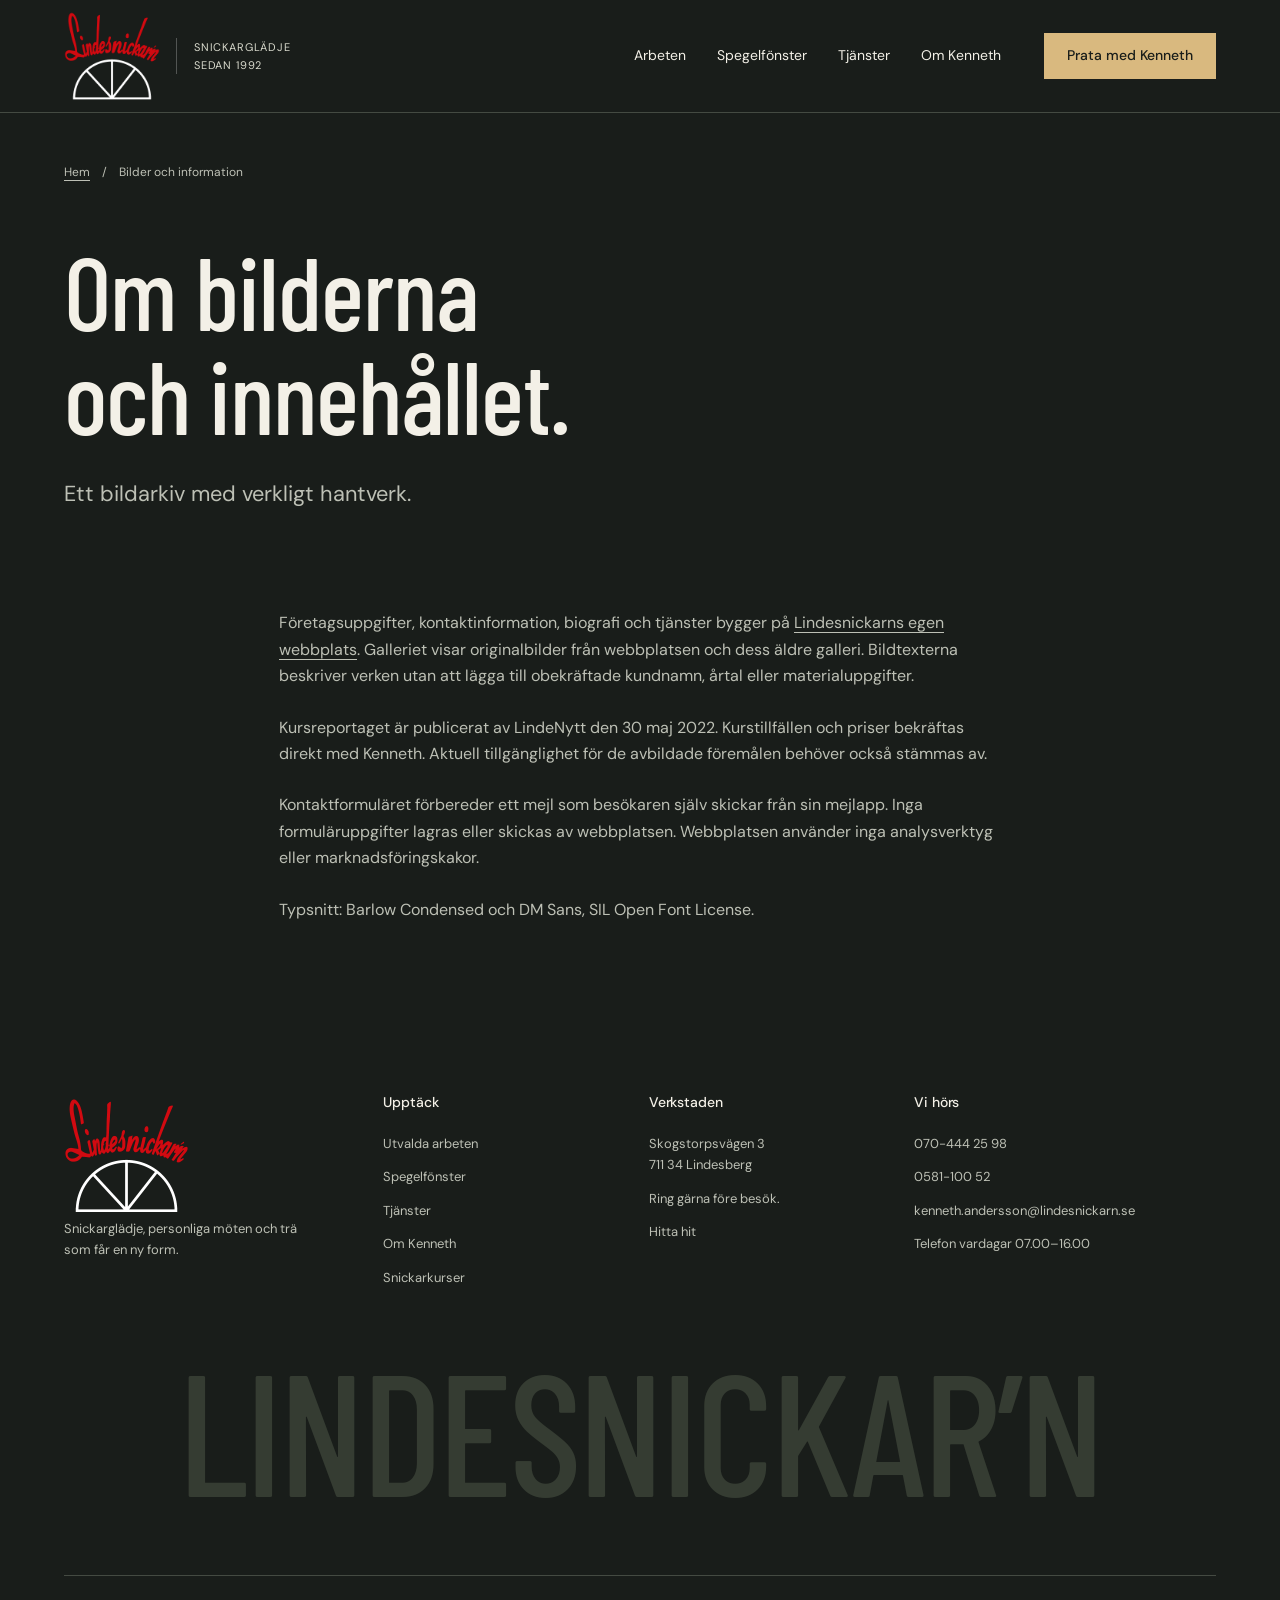
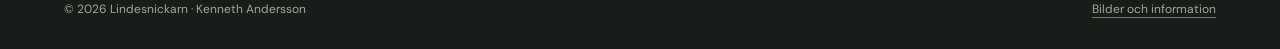
<file: bilder-och-information.html>
<!doctype html><html lang="sv"><head><meta charset="utf-8"><meta name="viewport" content="width=device-width,initial-scale=1"><title>Bilder och information | Lindesnickarn</title><meta name="description" content="Spegelfönster, möbler och specialsnickerier av Kenneth Andersson. Upptäck Lindesnickarns hantverk och verkstad i Lindesberg."><meta name="theme-color" content="#191d1a"><link rel="icon" href="assets/favicon.svg" type="image/svg+xml"><link rel="preload" href="assets/display-500.ttf" as="font" type="font/ttf" crossorigin><link rel="stylesheet" href="style.css"><script src="script.js" defer></script></head><body><a class="skip" href="#main">Hoppa till innehållet</a><header class="header "><div class="nav-row wrap"><a href="index.html" class="logo" aria-label="Lindesnickarn, startsida"><img src="assets/logo.png" alt="Lindesnickarn" class="" loading="eager" decoding="async" fetchpriority="high"><span class="brand-note">Snickarglädje<br>sedan 1992</span></a><nav class="desktop-nav" aria-label="Huvudmeny"><a href="arbeten.html">Arbeten</a><a href="spegelfonster.html">Spegelfönster</a><a href="tjanster.html">Tjänster</a><a href="om-kenneth.html">Om Kenneth</a><a class="btn " href="kontakt.html">Prata med Kenneth</a></nav><button class="menu-button" aria-label="Öppna menyn" aria-expanded="false" aria-controls="mobile-menu"><span></span><span></span></button></div><nav class="mobile-menu" id="mobile-menu" aria-label="Mobilmeny" hidden><a href="arbeten.html">Arbeten</a><a href="spegelfonster.html">Spegelfönster</a><a href="tjanster.html">Tjänster</a><a href="om-kenneth.html">Om Kenneth</a><a href="snickarkurser.html">Snickarkurser</a><a class="btn " href="kontakt.html">Prata med Kenneth</a><p>070-444 25 98<br>Skogstorpsvägen 3, Lindesberg</p></nav></header><main id="main"><section class="page-title wrap"><div class="breadcrumbs"><a href="index.html">Hem</a><span>/</span><span>Bilder och information</span></div><h1>Om bilderna<br>och innehållet.</h1><p class="lead">Ett bildarkiv med verkligt hantverk.</p></section><section class="wrap source-content"><p>Företagsuppgifter, kontaktinformation, biografi och tjänster bygger på <a href="https://lindesnickarn.se/" target="_blank" rel="noopener">Lindesnickarns egen webbplats</a>. Galleriet visar originalbilder från webbplatsen och dess äldre galleri. Bildtexterna beskriver verken utan att lägga till obekräftade kundnamn, årtal eller materialuppgifter.</p><p>Kursreportaget är publicerat av LindeNytt den 30 maj 2022. Kurstillfällen och priser bekräftas direkt med Kenneth. Aktuell tillgänglighet för de avbildade föremålen behöver också stämmas av.</p><p>Kontaktformuläret förbereder ett mejl som besökaren själv skickar från sin mejlapp. Inga formuläruppgifter lagras eller skickas av webbplatsen. Webbplatsen använder inga analysverktyg eller marknadsföringskakor.</p><p>Typsnitt: Barlow Condensed och DM Sans, SIL Open Font License.</p></section></main><footer class="footer wrap"><div class="footer-grid"><div><a class="logo" href="index.html"><img src="assets/logo.png" alt="Lindesnickarn" class="" loading="lazy" decoding="async"></a><p>Snickarglädje, personliga möten och trä som får en ny form.</p></div><div><h3>Upptäck</h3><div class="footer-links"><a href="arbeten.html">Utvalda arbeten</a><a href="spegelfonster.html">Spegelfönster</a><a href="tjanster.html">Tjänster</a><a href="om-kenneth.html">Om Kenneth</a><a href="snickarkurser.html">Snickarkurser</a></div></div><div><h3>Verkstaden</h3><div class="footer-links"><span>Skogstorpsvägen 3<br>711 34 Lindesberg</span><span>Ring gärna före besök.</span><a href="https://www.google.com/maps/search/?api=1&query=Skogstorpsv%C3%A4gen+3+Lindesberg" target="_blank" rel="noopener">Hitta hit</a></div></div><div><h3>Vi hörs</h3><div class="footer-links"><a href="tel:+46704442598">070-444 25 98</a><a href="tel:+4658110052">0581-100 52</a><a href="mailto:kenneth.andersson@lindesnickarn.se">kenneth.andersson@lindesnickarn.se</a><span>Telefon vardagar 07.00–16.00</span></div></div></div><div class="footer-word" aria-hidden="true">LINDESNICKAR’N</div><div class="footer-bottom"><span>© 2026 Lindesnickarn · Kenneth Andersson</span><span><a href="bilder-och-information.html">Bilder och information</a></span></div></footer></body></html>
</file>
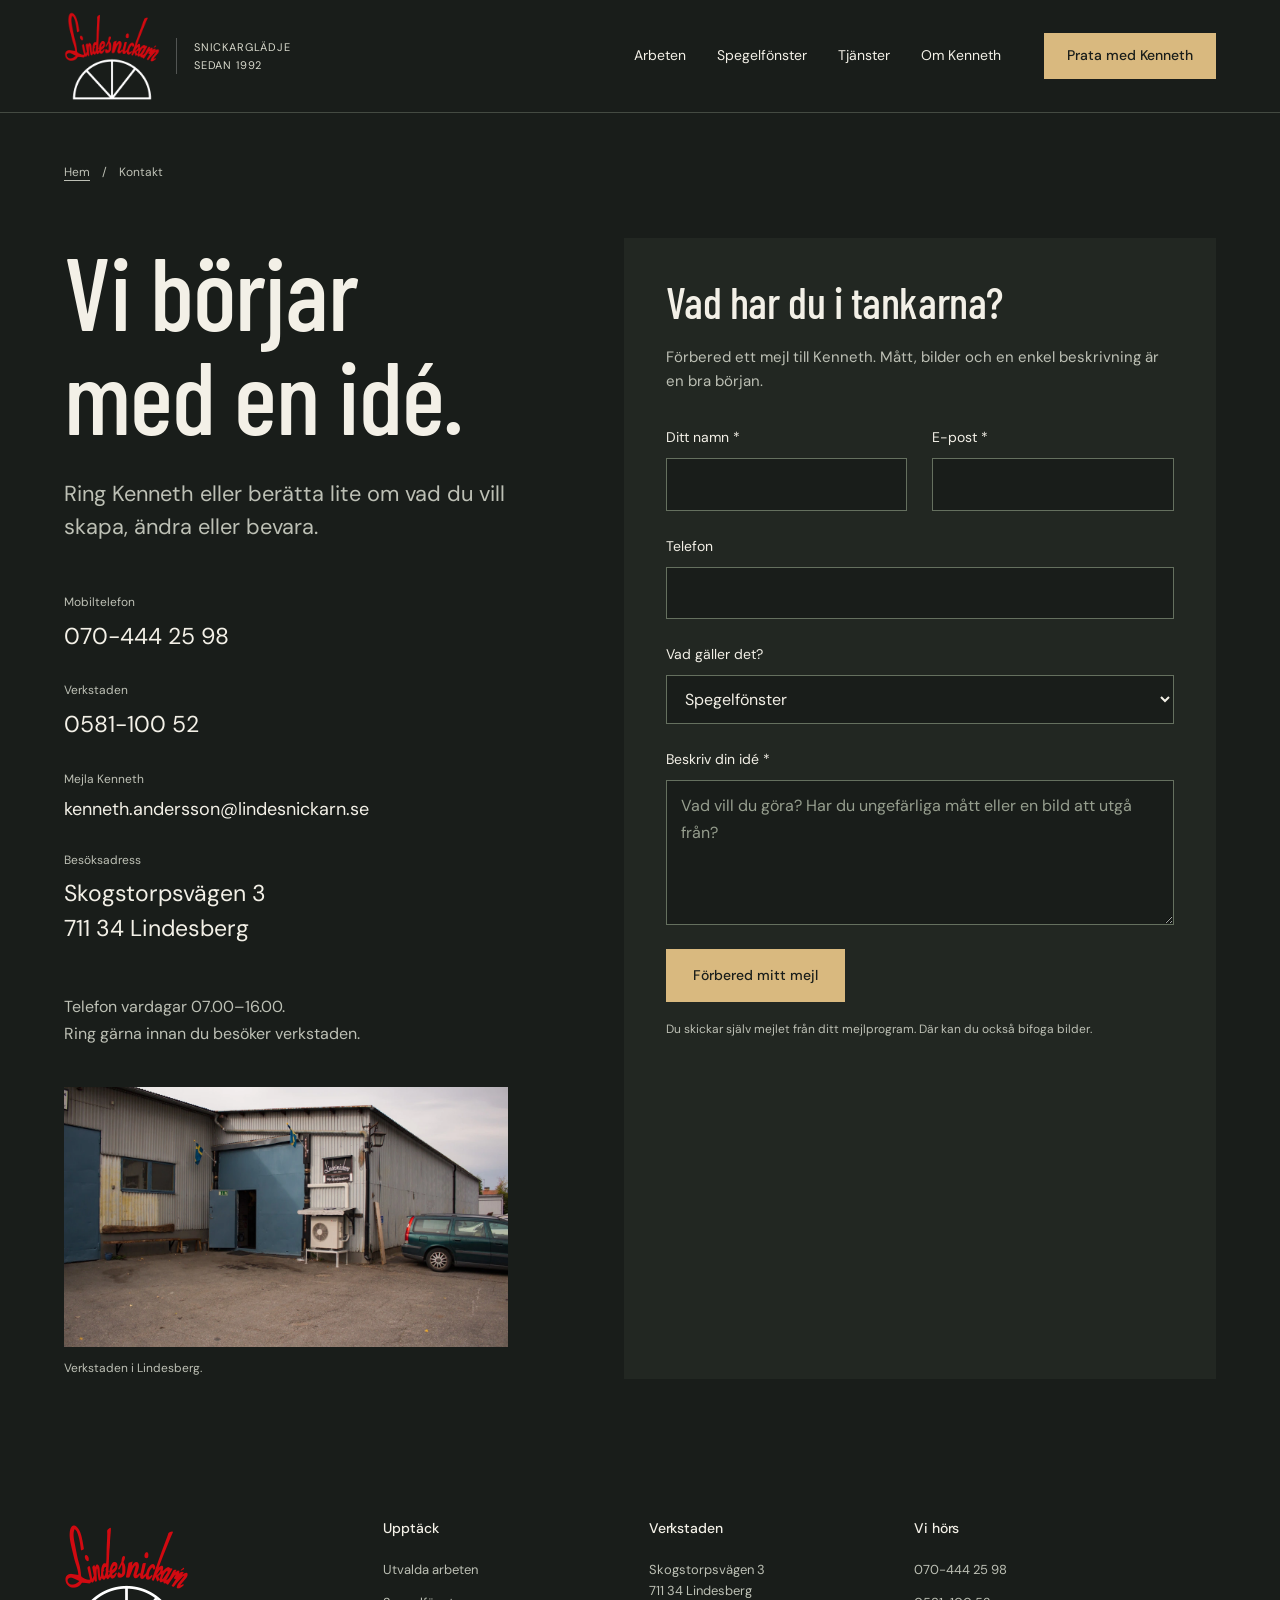
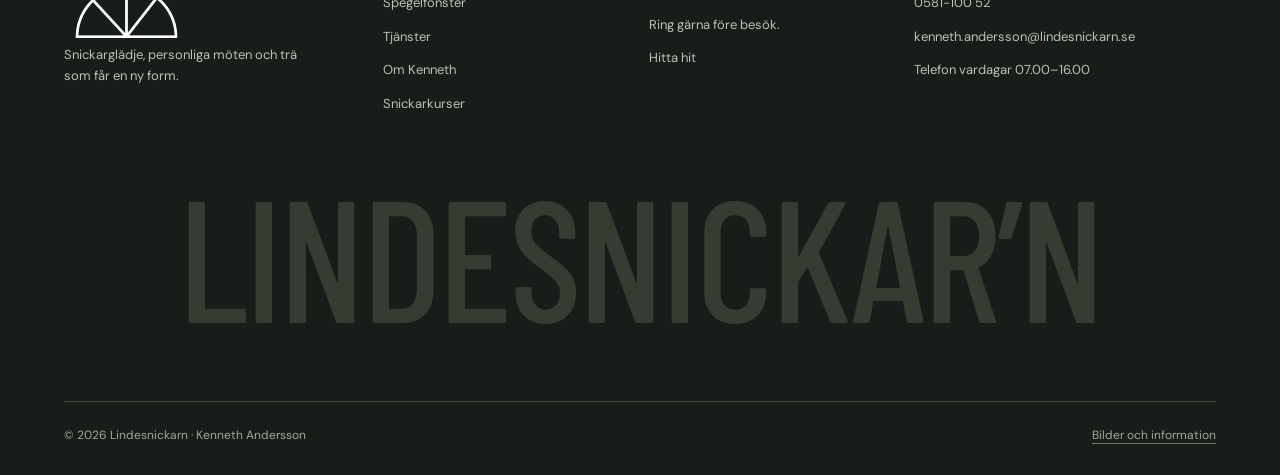
<file: kontakt.html>
<!doctype html><html lang="sv"><head><meta charset="utf-8"><meta name="viewport" content="width=device-width,initial-scale=1"><title>Kontakt | Lindesnickarn</title><meta name="description" content="Spegelfönster, möbler och specialsnickerier av Kenneth Andersson. Upptäck Lindesnickarns hantverk och verkstad i Lindesberg."><meta name="theme-color" content="#191d1a"><link rel="icon" href="assets/favicon.svg" type="image/svg+xml"><link rel="preload" href="assets/display-500.ttf" as="font" type="font/ttf" crossorigin><link rel="stylesheet" href="style.css"><script src="script.js" defer></script></head><body><a class="skip" href="#main">Hoppa till innehållet</a><header class="header "><div class="nav-row wrap"><a href="index.html" class="logo" aria-label="Lindesnickarn, startsida"><img src="assets/logo.png" alt="Lindesnickarn" class="" loading="eager" decoding="async" fetchpriority="high"><span class="brand-note">Snickarglädje<br>sedan 1992</span></a><nav class="desktop-nav" aria-label="Huvudmeny"><a href="arbeten.html">Arbeten</a><a href="spegelfonster.html">Spegelfönster</a><a href="tjanster.html">Tjänster</a><a href="om-kenneth.html">Om Kenneth</a><a class="btn " href="kontakt.html">Prata med Kenneth</a></nav><button class="menu-button" aria-label="Öppna menyn" aria-expanded="false" aria-controls="mobile-menu"><span></span><span></span></button></div><nav class="mobile-menu" id="mobile-menu" aria-label="Mobilmeny" hidden><a href="arbeten.html">Arbeten</a><a href="spegelfonster.html">Spegelfönster</a><a href="tjanster.html">Tjänster</a><a href="om-kenneth.html">Om Kenneth</a><a href="snickarkurser.html">Snickarkurser</a><a class="btn " href="kontakt.html">Prata med Kenneth</a><p>070-444 25 98<br>Skogstorpsvägen 3, Lindesberg</p></nav></header><main id="main"><section class="page-title wrap"><div class="breadcrumbs"><a href="index.html">Hem</a><span>/</span><span>Kontakt</span></div><div class="contact-layout"><div><h1>Vi börjar<br>med en idé.</h1><p class="lead">Ring Kenneth eller berätta lite om vad du vill skapa, ändra eller bevara.</p><dl class="contact-data"><div><dt>Mobiltelefon</dt><dd><a href="tel:+46704442598">070-444 25 98</a></dd></div><div><dt>Verkstaden</dt><dd><a href="tel:+4658110052">0581-100 52</a></dd></div><div><dt>Mejla Kenneth</dt><dd class="email"><a href="mailto:kenneth.andersson@lindesnickarn.se">kenneth.andersson@lindesnickarn.se</a></dd></div><div><dt>Besöksadress</dt><dd>Skogstorpsvägen 3<br>711 34 Lindesberg</dd></div></dl><p class="sub">Telefon vardagar 07.00–16.00.<br>Ring gärna innan du besöker verkstaden.</p><figure class="contact-photo"><img src="assets/building.webp" alt="Verkstadslokalen på Skogstorpsvägen" class="" loading="lazy" decoding="async"><figcaption>Verkstaden i Lindesberg.</figcaption></figure></div><div class="contact-form"><h2>Vad har du i tankarna?</h2><p>Förbered ett mejl till Kenneth. Mått, bilder och en enkel beskrivning är en bra början.</p><form id="enquiry"><div class="form-row"><div class="field"><label for="name">Ditt namn *</label><input id="name" name="name" autocomplete="name" required maxlength="100"></div><div class="field"><label for="email">E-post *</label><input id="email" name="email" type="email" autocomplete="email" required maxlength="200"></div></div><div class="field"><label for="phone">Telefon</label><input id="phone" name="phone" type="tel" autocomplete="tel"></div><div class="field"><label for="subject">Vad gäller det?</label><select id="subject" name="subject"><option>Spegelfönster</option><option>Möbler och inredning</option><option>Dörrar och fönster</option><option>Specialsnickerier</option><option>Reparation</option><option>Byggnadssnickeri</option><option>Snickarkurs</option><option>En annan idé</option></select></div><div class="field"><label for="message">Beskriv din idé *</label><textarea id="message" name="message" required maxlength="4000" placeholder="Vad vill du göra? Har du ungefärliga mått eller en bild att utgå från?"></textarea></div><button class="btn" type="submit">Förbered mitt mejl</button><p class="form-note">Du skickar själv mejlet från ditt mejlprogram. Där kan du också bifoga bilder.</p><div class="form-result" id="form-result" tabindex="-1" hidden><p>Mejlutkastet är klart. Öppna det, kontrollera uppgifterna och skicka när du är redo.</p><a class="btn" id="email-draft">Öppna mejlprogram</a><button class="link" type="button" id="copy-message">Kopiera text</button><p id="copy-status" aria-live="polite"></p></div></form></div></div></section></main><footer class="footer wrap"><div class="footer-grid"><div><a class="logo" href="index.html"><img src="assets/logo.png" alt="Lindesnickarn" class="" loading="lazy" decoding="async"></a><p>Snickarglädje, personliga möten och trä som får en ny form.</p></div><div><h3>Upptäck</h3><div class="footer-links"><a href="arbeten.html">Utvalda arbeten</a><a href="spegelfonster.html">Spegelfönster</a><a href="tjanster.html">Tjänster</a><a href="om-kenneth.html">Om Kenneth</a><a href="snickarkurser.html">Snickarkurser</a></div></div><div><h3>Verkstaden</h3><div class="footer-links"><span>Skogstorpsvägen 3<br>711 34 Lindesberg</span><span>Ring gärna före besök.</span><a href="https://www.google.com/maps/search/?api=1&query=Skogstorpsv%C3%A4gen+3+Lindesberg" target="_blank" rel="noopener">Hitta hit</a></div></div><div><h3>Vi hörs</h3><div class="footer-links"><a href="tel:+46704442598">070-444 25 98</a><a href="tel:+4658110052">0581-100 52</a><a href="mailto:kenneth.andersson@lindesnickarn.se">kenneth.andersson@lindesnickarn.se</a><span>Telefon vardagar 07.00–16.00</span></div></div></div><div class="footer-word" aria-hidden="true">LINDESNICKAR’N</div><div class="footer-bottom"><span>© 2026 Lindesnickarn · Kenneth Andersson</span><span><a href="bilder-och-information.html">Bilder och information</a></span></div></footer></body></html>
</file>
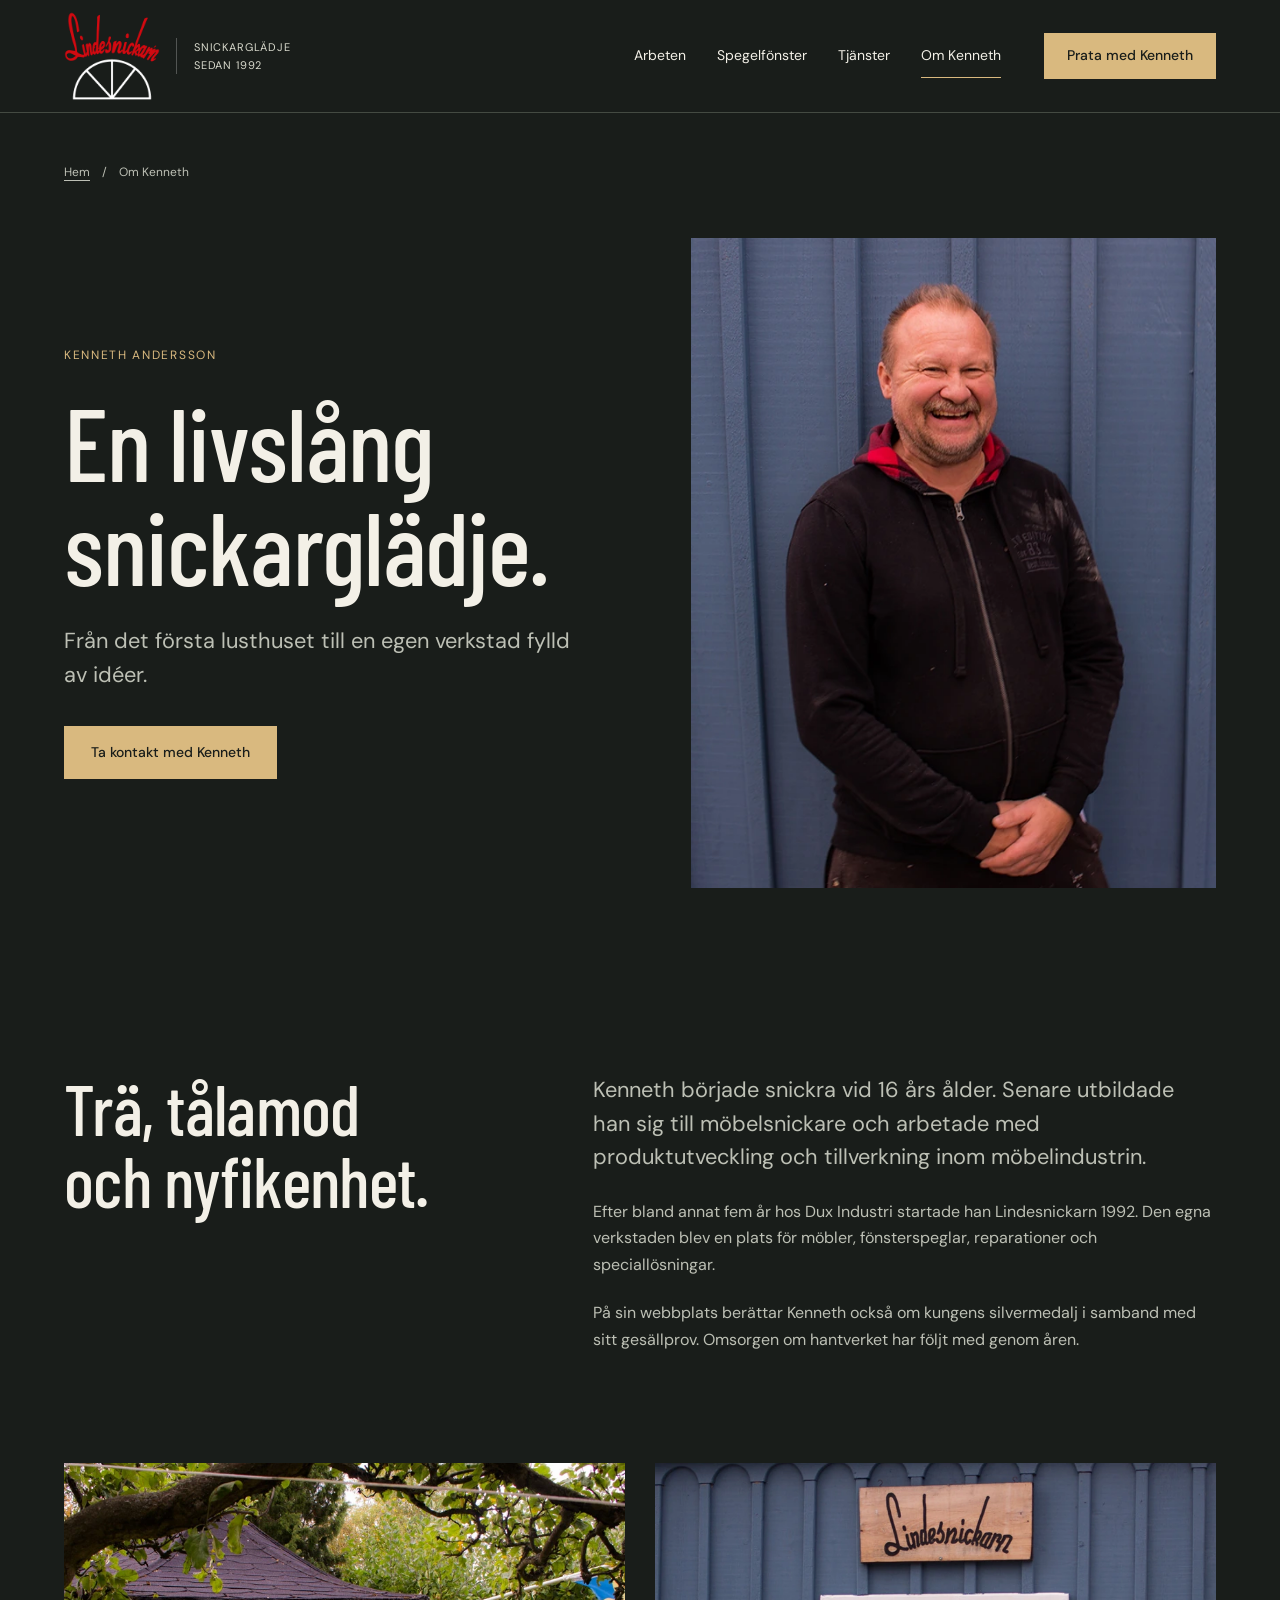
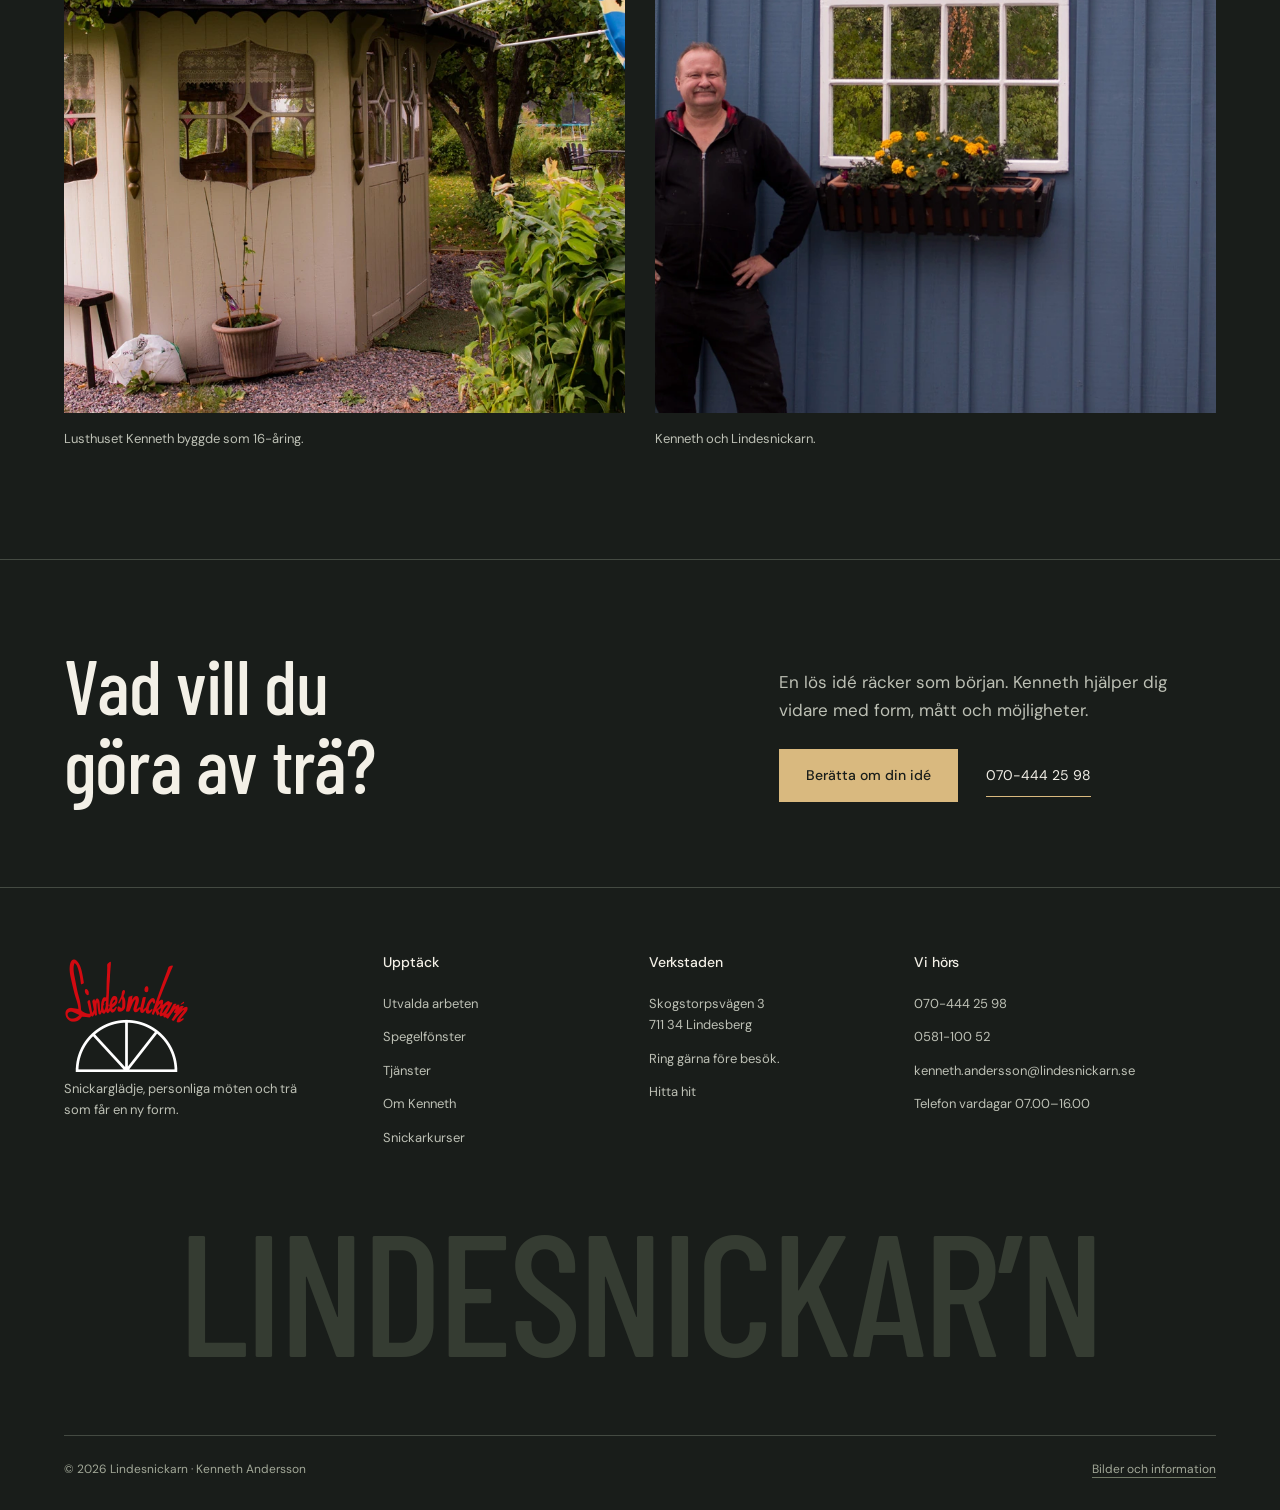
<file: om-kenneth.html>
<!doctype html><html lang="sv"><head><meta charset="utf-8"><meta name="viewport" content="width=device-width,initial-scale=1"><title>Om Kenneth | Lindesnickarn</title><meta name="description" content="Spegelfönster, möbler och specialsnickerier av Kenneth Andersson. Upptäck Lindesnickarns hantverk och verkstad i Lindesberg."><meta name="theme-color" content="#191d1a"><link rel="icon" href="assets/favicon.svg" type="image/svg+xml"><link rel="preload" href="assets/display-500.ttf" as="font" type="font/ttf" crossorigin><link rel="stylesheet" href="style.css"><script src="script.js" defer></script></head><body><a class="skip" href="#main">Hoppa till innehållet</a><header class="header "><div class="nav-row wrap"><a href="index.html" class="logo" aria-label="Lindesnickarn, startsida"><img src="assets/logo.png" alt="Lindesnickarn" class="" loading="eager" decoding="async" fetchpriority="high"><span class="brand-note">Snickarglädje<br>sedan 1992</span></a><nav class="desktop-nav" aria-label="Huvudmeny"><a href="arbeten.html">Arbeten</a><a href="spegelfonster.html">Spegelfönster</a><a href="tjanster.html">Tjänster</a><a href="om-kenneth.html" aria-current="page">Om Kenneth</a><a class="btn " href="kontakt.html">Prata med Kenneth</a></nav><button class="menu-button" aria-label="Öppna menyn" aria-expanded="false" aria-controls="mobile-menu"><span></span><span></span></button></div><nav class="mobile-menu" id="mobile-menu" aria-label="Mobilmeny" hidden><a href="arbeten.html">Arbeten</a><a href="spegelfonster.html">Spegelfönster</a><a href="tjanster.html">Tjänster</a><a href="om-kenneth.html" aria-current="page">Om Kenneth</a><a href="snickarkurser.html">Snickarkurser</a><a class="btn " href="kontakt.html">Prata med Kenneth</a><p>070-444 25 98<br>Skogstorpsvägen 3, Lindesberg</p></nav></header><main id="main"><section class="wrap page-title"><div class="breadcrumbs"><a href="index.html">Hem</a><span>/</span><span>Om Kenneth</span></div><div class="page-split"><div><p class="kicker">Kenneth Andersson</p><h1>En livslång<br>snickarglädje.</h1><p class="lead">Från det första lusthuset till en egen verkstad fylld av idéer.</p><div class="actions"><a class="btn " href="kontakt.html">Ta kontakt med Kenneth</a></div></div><img src="assets/kenneth.webp" alt="Kenneth Andersson framför en blå trävägg" class="" loading="eager" decoding="async" fetchpriority="high"></div></section><section class="section wrap prose-grid"><h2>Trä, tålamod<br>och nyfikenhet.</h2><div><p class="lead">Kenneth började snickra vid 16 års ålder. Senare utbildade han sig till möbelsnickare och arbetade med produktutveckling och tillverkning inom möbelindustrin.</p><p class="sub">Efter bland annat fem år hos Dux Industri startade han Lindesnickarn 1992. Den egna verkstaden blev en plats för möbler, fönsterspeglar, reparationer och speciallösningar.</p><p class="sub">På sin webbplats berättar Kenneth också om kungens silvermedalj i samband med sitt gesällprov. Omsorgen om hantverket har följt med genom åren.</p></div></section><section class="wrap section" style="padding-top:0"><div class="detail-pair"><figure><img src="assets/gazebo.webp" alt="Lusthuset som Kenneth byggde som 16-åring" class="" loading="lazy" decoding="async"><figcaption>Lusthuset Kenneth byggde som 16-åring.</figcaption></figure><figure><img src="assets/welcome.webp" alt="Kenneth utanför verkstaden" class="" loading="lazy" decoding="async"><figcaption>Kenneth och Lindesnickarn.</figcaption></figure></div></section><section class="contact-banner wrap"><h2>Vad vill du<br>göra av trä?</h2><div><p>En lös idé räcker som början. Kenneth hjälper dig vidare med form, mått och möjligheter.</p><div class="actions"><a class="btn " href="kontakt.html">Berätta om din idé</a><a class="link" href="tel:+46704442598">070-444 25 98</a></div></div></section></main><footer class="footer wrap"><div class="footer-grid"><div><a class="logo" href="index.html"><img src="assets/logo.png" alt="Lindesnickarn" class="" loading="lazy" decoding="async"></a><p>Snickarglädje, personliga möten och trä som får en ny form.</p></div><div><h3>Upptäck</h3><div class="footer-links"><a href="arbeten.html">Utvalda arbeten</a><a href="spegelfonster.html">Spegelfönster</a><a href="tjanster.html">Tjänster</a><a href="om-kenneth.html">Om Kenneth</a><a href="snickarkurser.html">Snickarkurser</a></div></div><div><h3>Verkstaden</h3><div class="footer-links"><span>Skogstorpsvägen 3<br>711 34 Lindesberg</span><span>Ring gärna före besök.</span><a href="https://www.google.com/maps/search/?api=1&query=Skogstorpsv%C3%A4gen+3+Lindesberg" target="_blank" rel="noopener">Hitta hit</a></div></div><div><h3>Vi hörs</h3><div class="footer-links"><a href="tel:+46704442598">070-444 25 98</a><a href="tel:+4658110052">0581-100 52</a><a href="mailto:kenneth.andersson@lindesnickarn.se">kenneth.andersson@lindesnickarn.se</a><span>Telefon vardagar 07.00–16.00</span></div></div></div><div class="footer-word" aria-hidden="true">LINDESNICKAR’N</div><div class="footer-bottom"><span>© 2026 Lindesnickarn · Kenneth Andersson</span><span><a href="bilder-och-information.html">Bilder och information</a></span></div></footer></body></html>
</file>
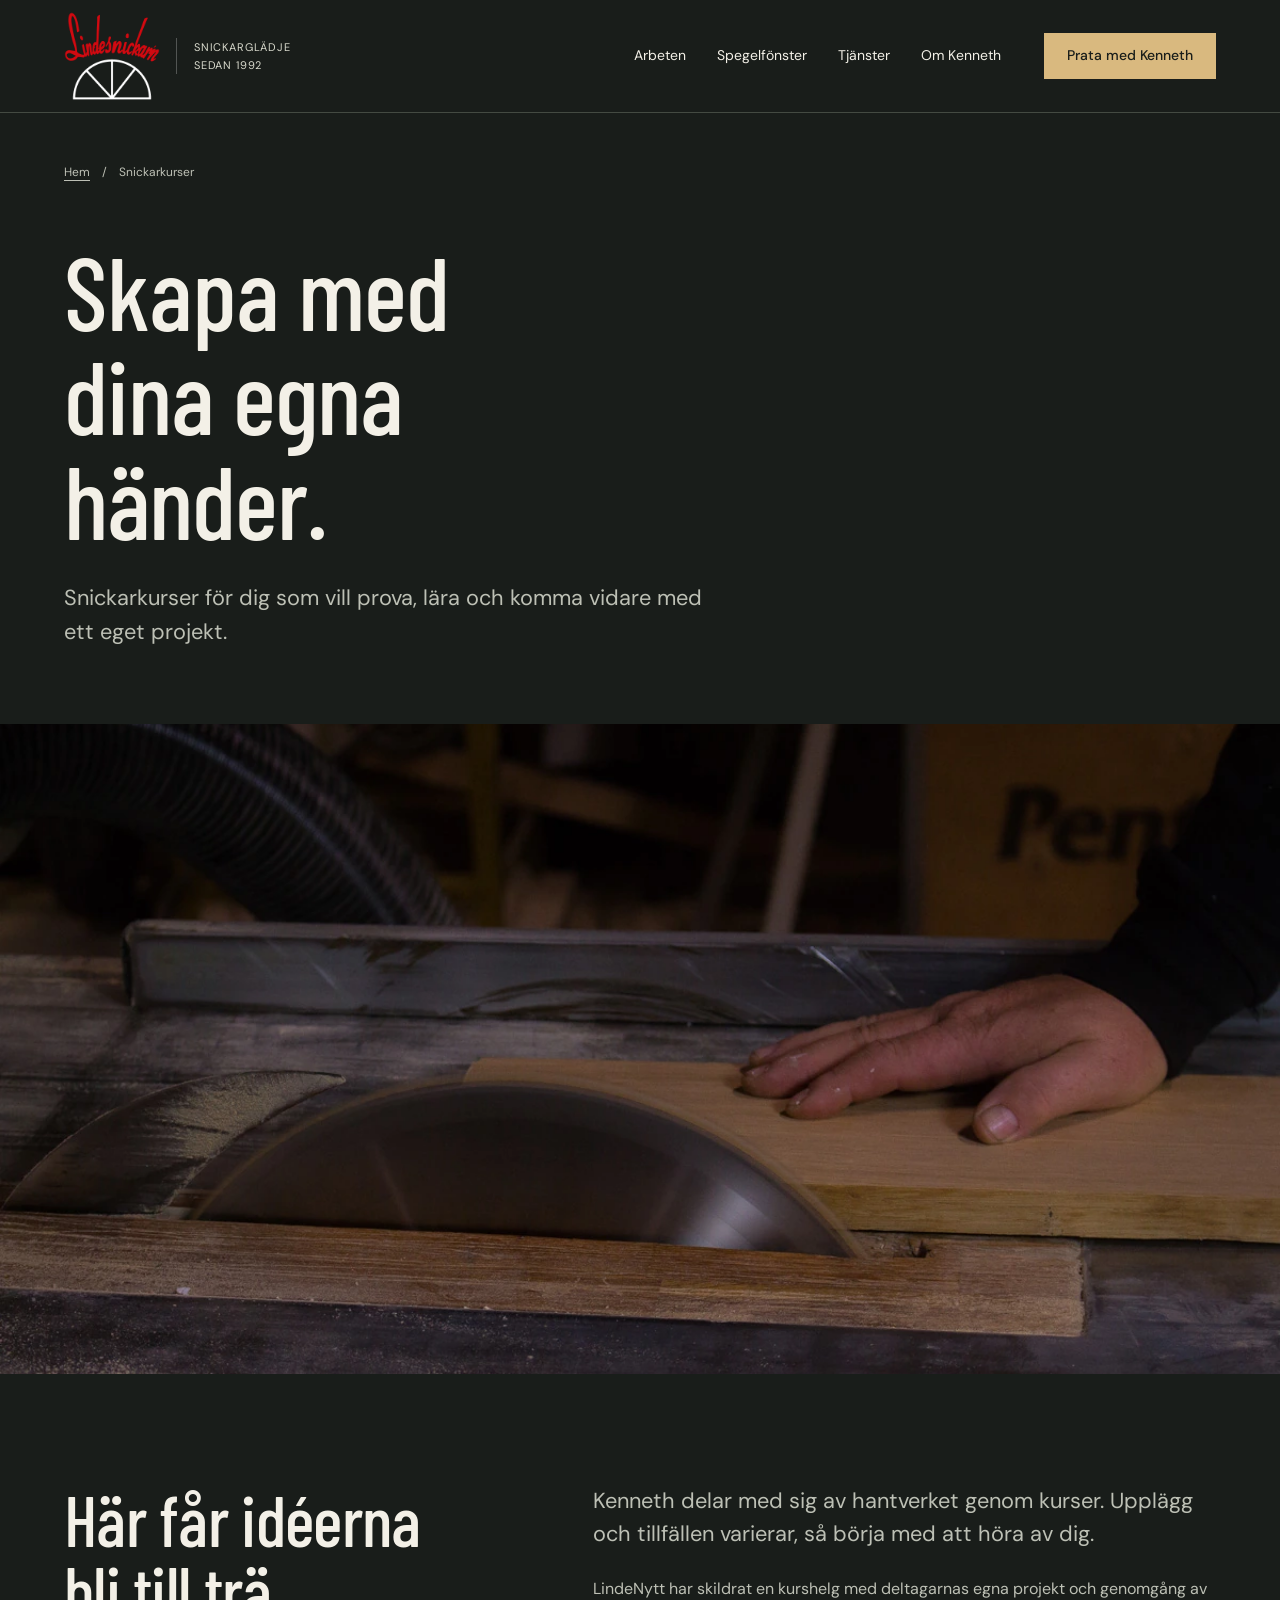
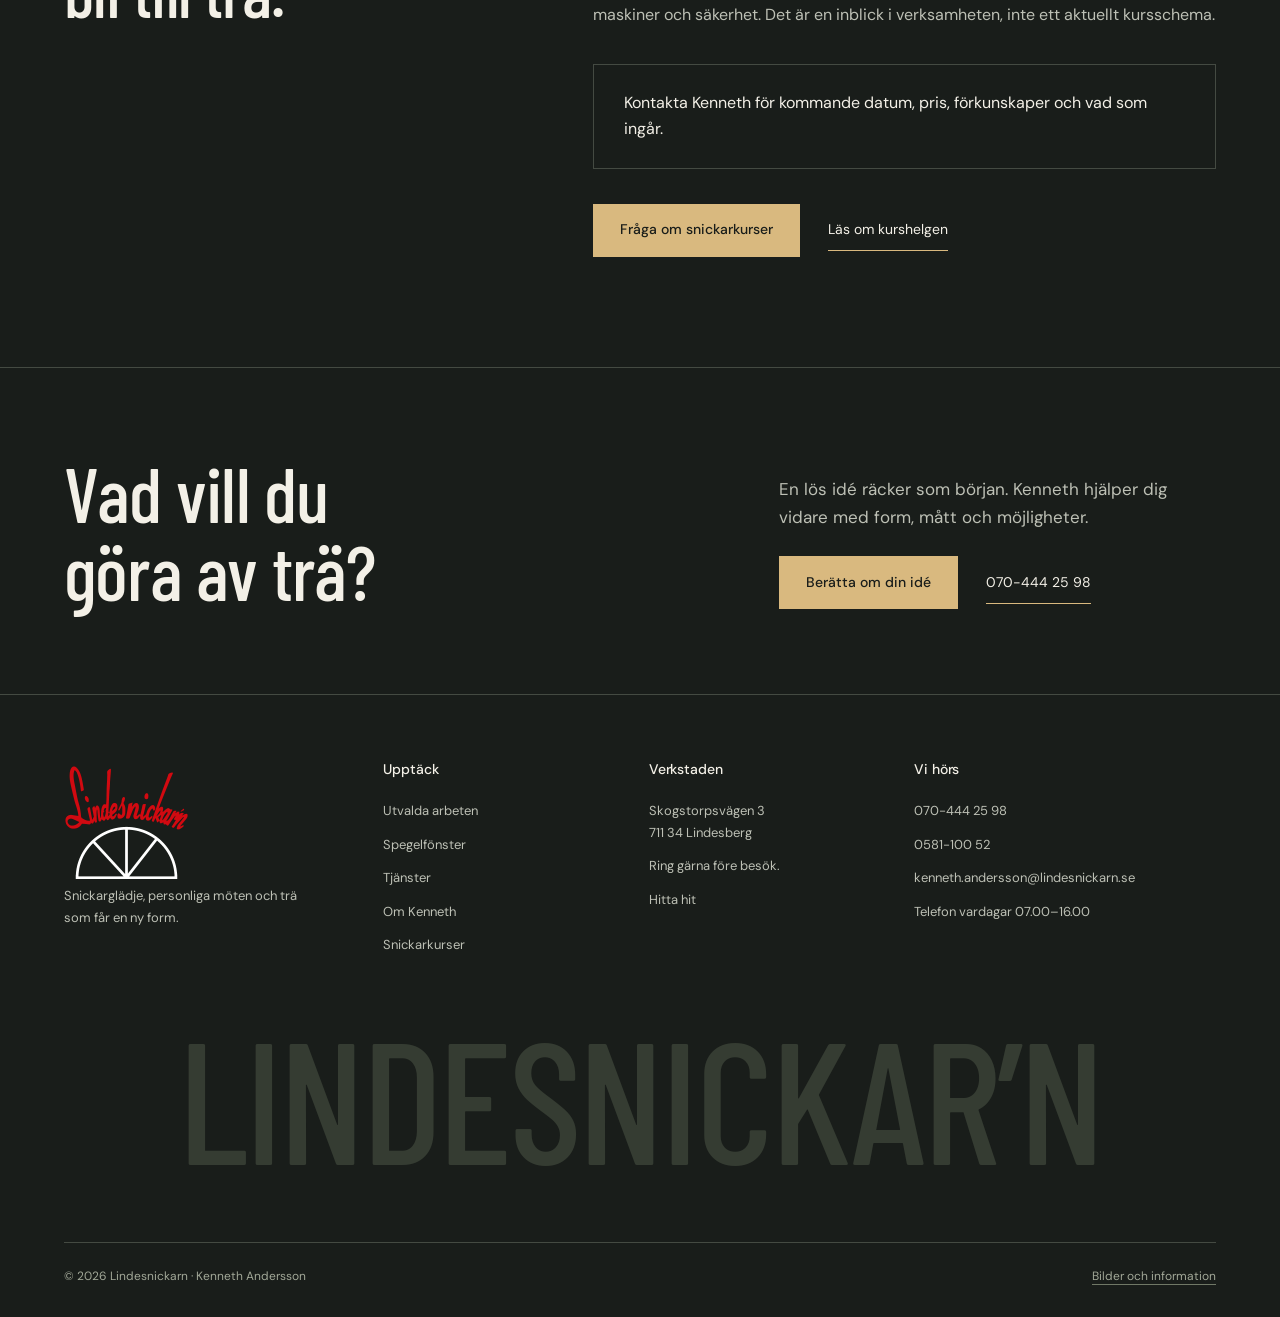
<file: snickarkurser.html>
<!doctype html><html lang="sv"><head><meta charset="utf-8"><meta name="viewport" content="width=device-width,initial-scale=1"><title>Snickarkurser | Lindesnickarn</title><meta name="description" content="Spegelfönster, möbler och specialsnickerier av Kenneth Andersson. Upptäck Lindesnickarns hantverk och verkstad i Lindesberg."><meta name="theme-color" content="#191d1a"><link rel="icon" href="assets/favicon.svg" type="image/svg+xml"><link rel="preload" href="assets/display-500.ttf" as="font" type="font/ttf" crossorigin><link rel="stylesheet" href="style.css"><script src="script.js" defer></script></head><body><a class="skip" href="#main">Hoppa till innehållet</a><header class="header "><div class="nav-row wrap"><a href="index.html" class="logo" aria-label="Lindesnickarn, startsida"><img src="assets/logo.png" alt="Lindesnickarn" class="" loading="eager" decoding="async" fetchpriority="high"><span class="brand-note">Snickarglädje<br>sedan 1992</span></a><nav class="desktop-nav" aria-label="Huvudmeny"><a href="arbeten.html">Arbeten</a><a href="spegelfonster.html">Spegelfönster</a><a href="tjanster.html">Tjänster</a><a href="om-kenneth.html">Om Kenneth</a><a class="btn " href="kontakt.html">Prata med Kenneth</a></nav><button class="menu-button" aria-label="Öppna menyn" aria-expanded="false" aria-controls="mobile-menu"><span></span><span></span></button></div><nav class="mobile-menu" id="mobile-menu" aria-label="Mobilmeny" hidden><a href="arbeten.html">Arbeten</a><a href="spegelfonster.html">Spegelfönster</a><a href="tjanster.html">Tjänster</a><a href="om-kenneth.html">Om Kenneth</a><a href="snickarkurser.html">Snickarkurser</a><a class="btn " href="kontakt.html">Prata med Kenneth</a><p>070-444 25 98<br>Skogstorpsvägen 3, Lindesberg</p></nav></header><main id="main"><section class="page-title wrap"><div class="breadcrumbs"><a href="index.html">Hem</a><span>/</span><span>Snickarkurser</span></div><h1>Skapa med<br>dina egna händer.</h1><p class="lead">Snickarkurser för dig som vill prova, lära och komma vidare med ett eget projekt.</p></section><img src="assets/course.webp" alt="Arbete i snickeriverkstaden" class="page-photo" loading="eager" decoding="async" fetchpriority="high"><section class="section wrap prose-grid"><h2>Här får idéerna<br>bli till trä.</h2><div><p class="lead">Kenneth delar med sig av hantverket genom kurser. Upplägg och tillfällen varierar, så börja med att höra av dig.</p><p class="sub">LindeNytt har skildrat en kurshelg med deltagarnas egna projekt och genomgång av maskiner och säkerhet. Det är en inblick i verksamheten, inte ett aktuellt kursschema.</p><div class="notice">Kontakta Kenneth för kommande datum, pris, förkunskaper och vad som ingår.</div><div class="actions"><a class="btn " href="kontakt.html">Fråga om snickarkurser</a><a class="link" href="https://lindenytt.com/nyheter/kreativiteten-flodade-nar-lindesnickarn-holl-kurs/" target="_blank" rel="noopener">Läs om kurshelgen</a></div></div></section><section class="contact-banner wrap"><h2>Vad vill du<br>göra av trä?</h2><div><p>En lös idé räcker som början. Kenneth hjälper dig vidare med form, mått och möjligheter.</p><div class="actions"><a class="btn " href="kontakt.html">Berätta om din idé</a><a class="link" href="tel:+46704442598">070-444 25 98</a></div></div></section></main><footer class="footer wrap"><div class="footer-grid"><div><a class="logo" href="index.html"><img src="assets/logo.png" alt="Lindesnickarn" class="" loading="lazy" decoding="async"></a><p>Snickarglädje, personliga möten och trä som får en ny form.</p></div><div><h3>Upptäck</h3><div class="footer-links"><a href="arbeten.html">Utvalda arbeten</a><a href="spegelfonster.html">Spegelfönster</a><a href="tjanster.html">Tjänster</a><a href="om-kenneth.html">Om Kenneth</a><a href="snickarkurser.html">Snickarkurser</a></div></div><div><h3>Verkstaden</h3><div class="footer-links"><span>Skogstorpsvägen 3<br>711 34 Lindesberg</span><span>Ring gärna före besök.</span><a href="https://www.google.com/maps/search/?api=1&query=Skogstorpsv%C3%A4gen+3+Lindesberg" target="_blank" rel="noopener">Hitta hit</a></div></div><div><h3>Vi hörs</h3><div class="footer-links"><a href="tel:+46704442598">070-444 25 98</a><a href="tel:+4658110052">0581-100 52</a><a href="mailto:kenneth.andersson@lindesnickarn.se">kenneth.andersson@lindesnickarn.se</a><span>Telefon vardagar 07.00–16.00</span></div></div></div><div class="footer-word" aria-hidden="true">LINDESNICKAR’N</div><div class="footer-bottom"><span>© 2026 Lindesnickarn · Kenneth Andersson</span><span><a href="bilder-och-information.html">Bilder och information</a></span></div></footer></body></html>
</file>
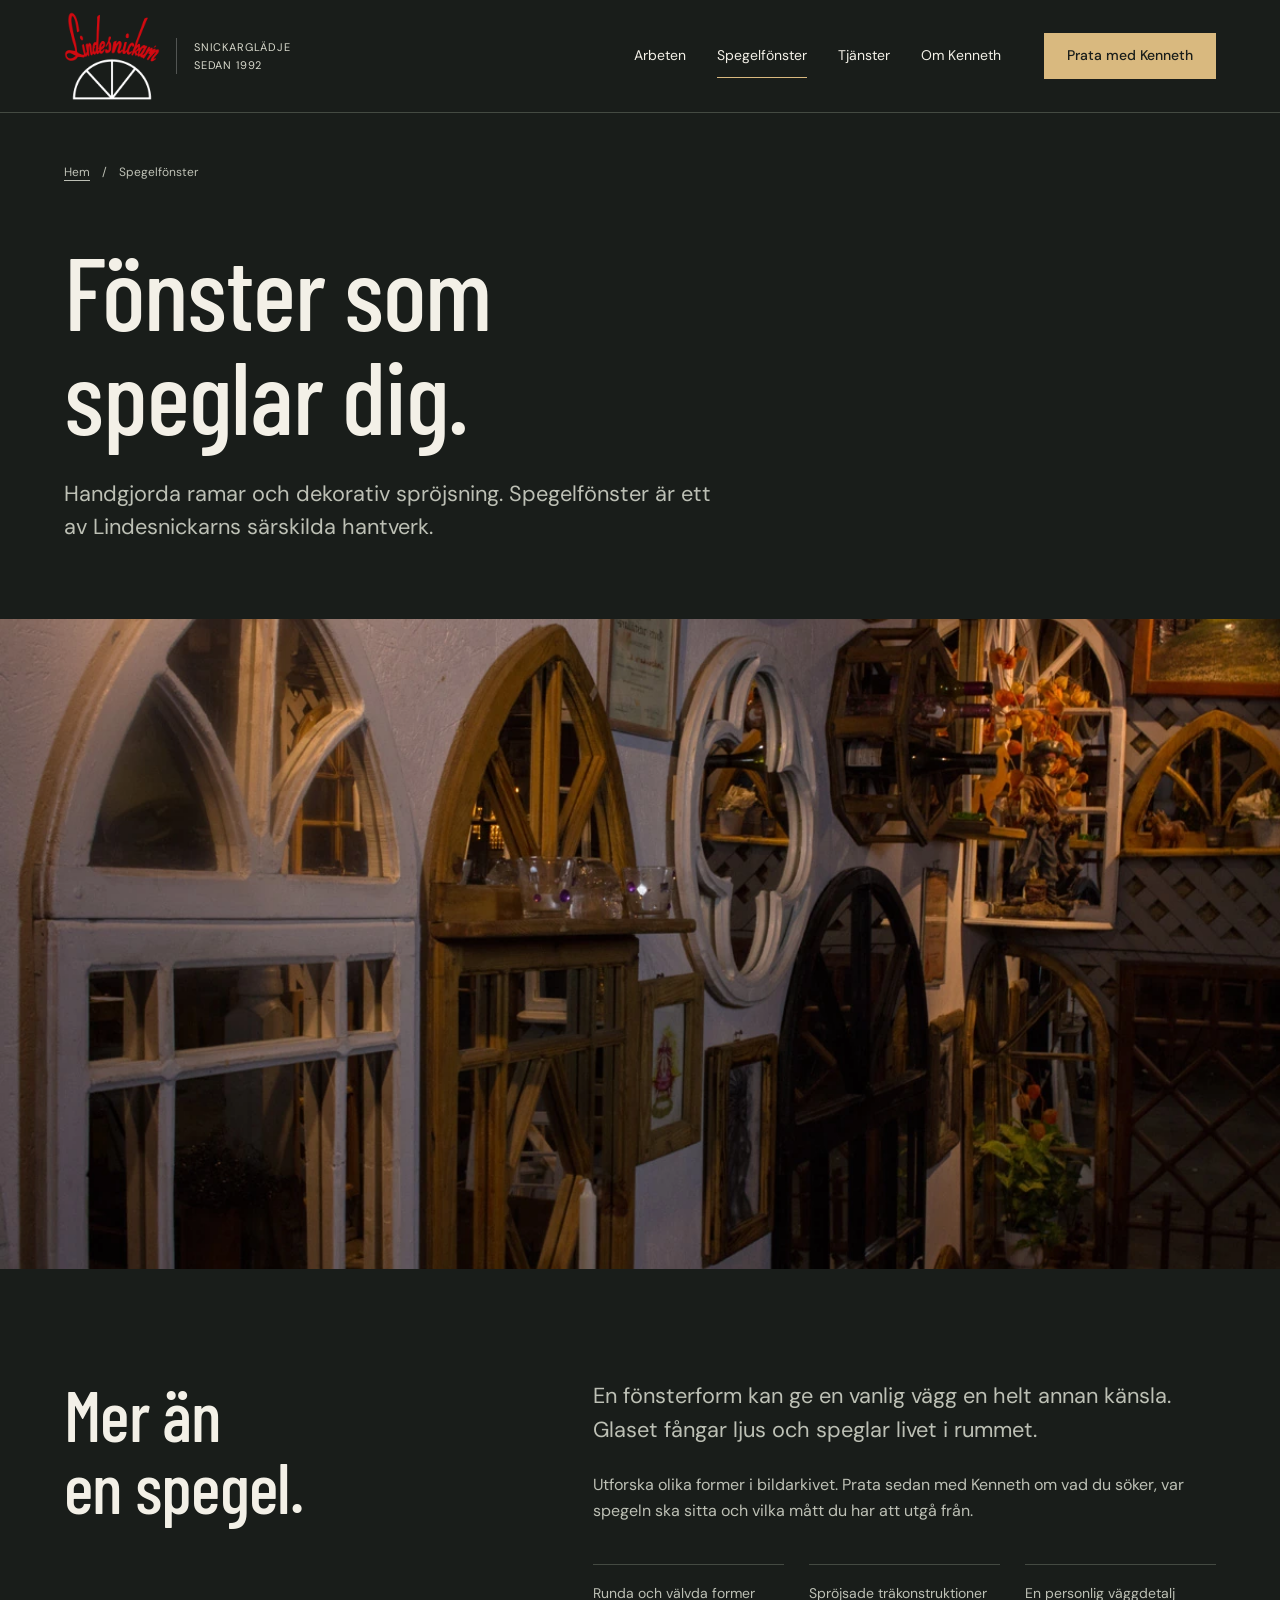
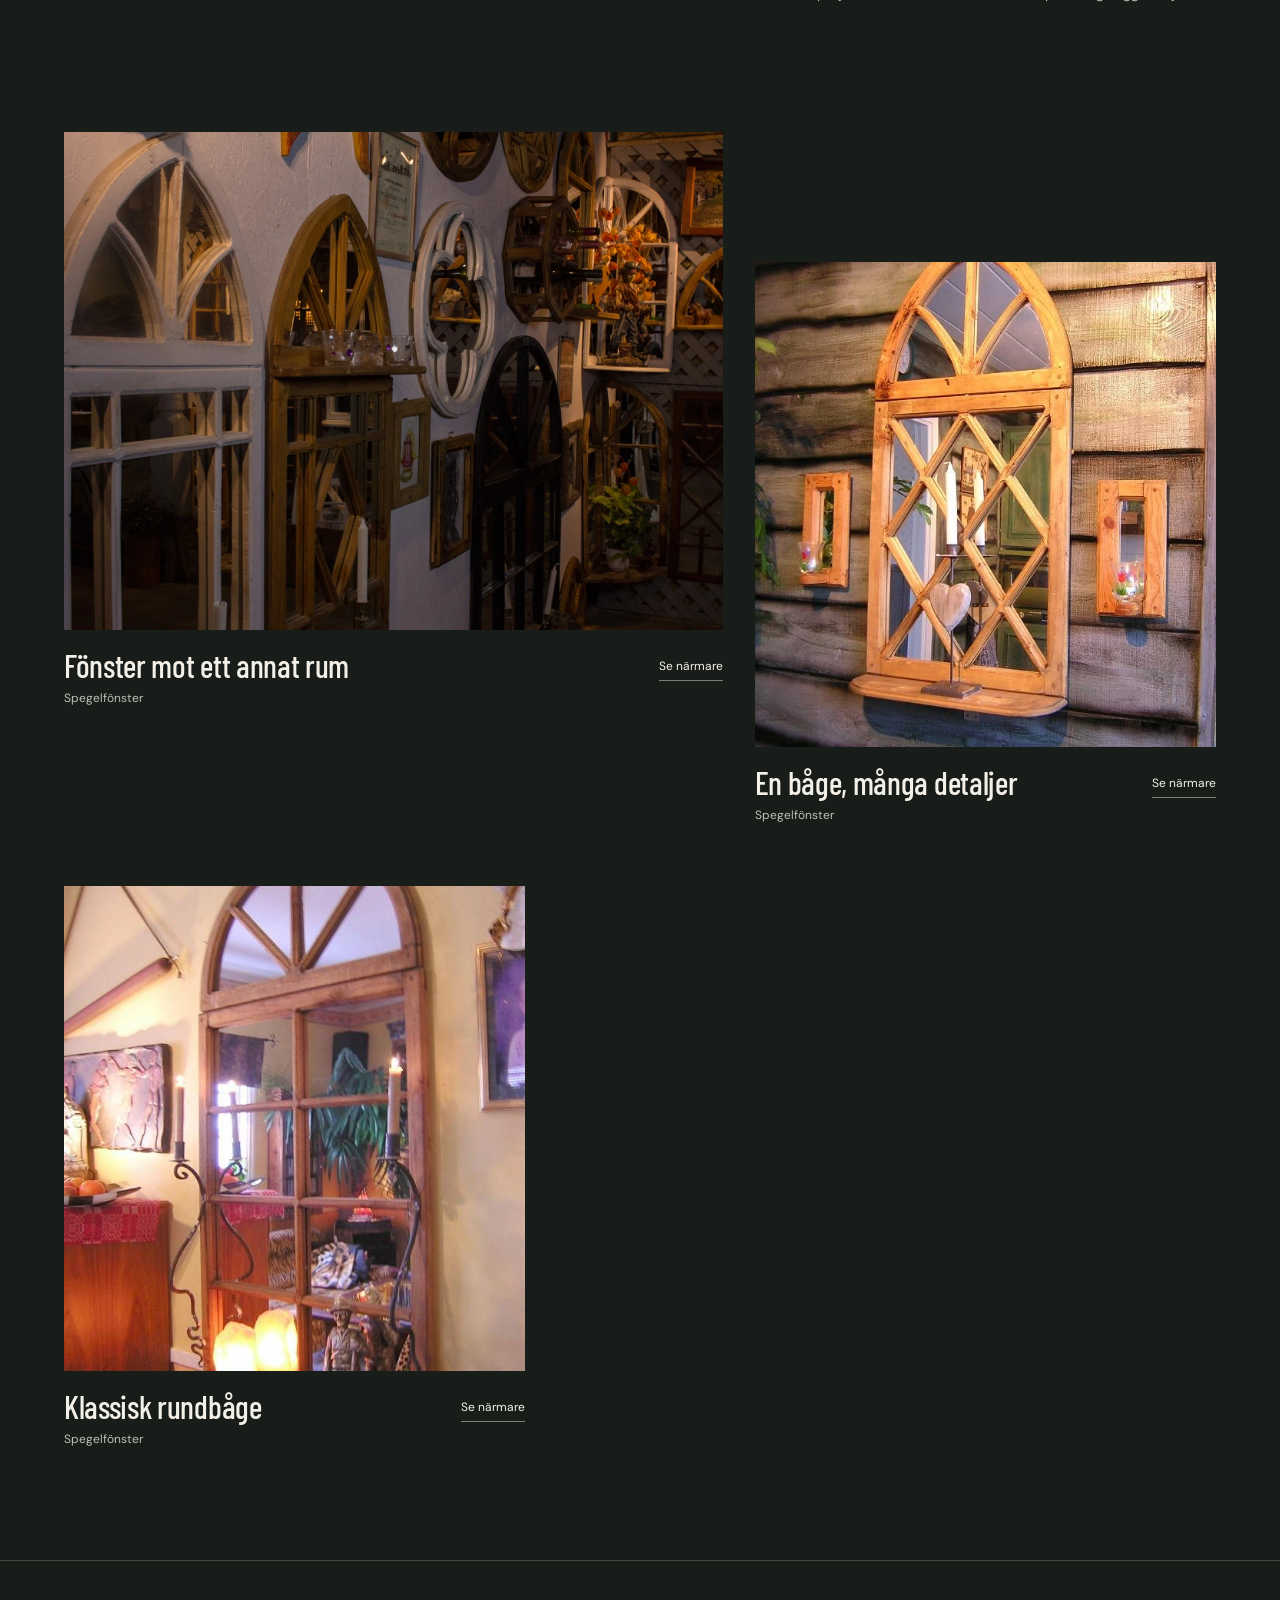
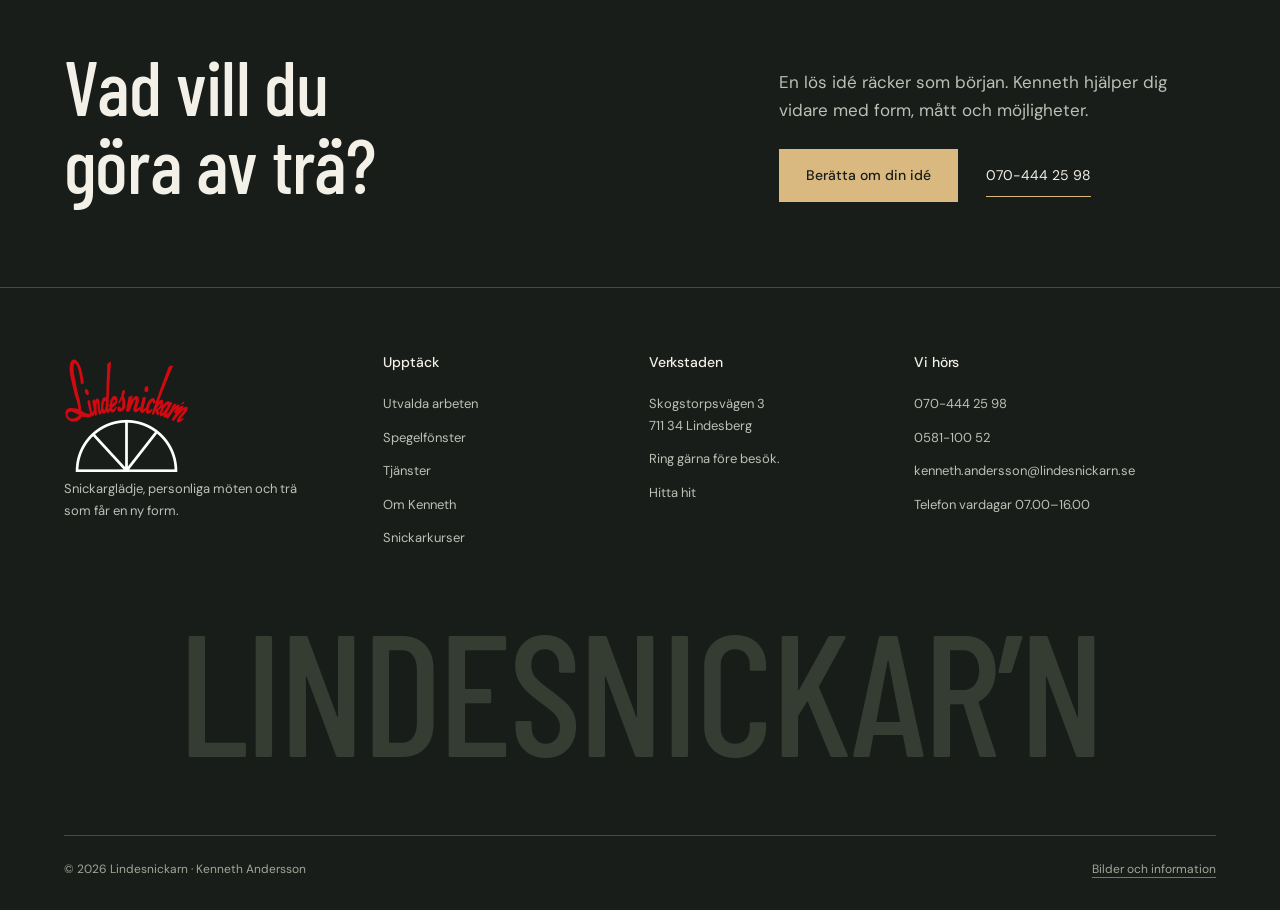
<file: spegelfonster.html>
<!doctype html><html lang="sv"><head><meta charset="utf-8"><meta name="viewport" content="width=device-width,initial-scale=1"><title>Spegelfönster | Lindesnickarn</title><meta name="description" content="Spegelfönster, möbler och specialsnickerier av Kenneth Andersson. Upptäck Lindesnickarns hantverk och verkstad i Lindesberg."><meta name="theme-color" content="#191d1a"><link rel="icon" href="assets/favicon.svg" type="image/svg+xml"><link rel="preload" href="assets/display-500.ttf" as="font" type="font/ttf" crossorigin><link rel="stylesheet" href="style.css"><script src="script.js" defer></script></head><body><a class="skip" href="#main">Hoppa till innehållet</a><header class="header "><div class="nav-row wrap"><a href="index.html" class="logo" aria-label="Lindesnickarn, startsida"><img src="assets/logo.png" alt="Lindesnickarn" class="" loading="eager" decoding="async" fetchpriority="high"><span class="brand-note">Snickarglädje<br>sedan 1992</span></a><nav class="desktop-nav" aria-label="Huvudmeny"><a href="arbeten.html">Arbeten</a><a href="spegelfonster.html" aria-current="page">Spegelfönster</a><a href="tjanster.html">Tjänster</a><a href="om-kenneth.html">Om Kenneth</a><a class="btn " href="kontakt.html">Prata med Kenneth</a></nav><button class="menu-button" aria-label="Öppna menyn" aria-expanded="false" aria-controls="mobile-menu"><span></span><span></span></button></div><nav class="mobile-menu" id="mobile-menu" aria-label="Mobilmeny" hidden><a href="arbeten.html">Arbeten</a><a href="spegelfonster.html" aria-current="page">Spegelfönster</a><a href="tjanster.html">Tjänster</a><a href="om-kenneth.html">Om Kenneth</a><a href="snickarkurser.html">Snickarkurser</a><a class="btn " href="kontakt.html">Prata med Kenneth</a><p>070-444 25 98<br>Skogstorpsvägen 3, Lindesberg</p></nav></header><main id="main"><section class="page-title wrap"><div class="breadcrumbs"><a href="index.html">Hem</a><span>/</span><span>Spegelfönster</span></div><h1>Fönster som<br>speglar dig.</h1><p class="lead">Handgjorda ramar och dekorativ spröjsning. Spegelfönster är ett av Lindesnickarns särskilda hantverk.</p></section><img src="assets/mirrors.webp" alt="Samling av Lindesnickarns spegelfönster" class="page-photo" loading="eager" decoding="async" fetchpriority="high"><section class="section wrap prose-grid"><h2>Mer än<br>en spegel.</h2><div><p class="lead">En fönsterform kan ge en vanlig vägg en helt annan känsla. Glaset fångar ljus och speglar livet i rummet.</p><p class="sub">Utforska olika former i bildarkivet. Prata sedan med Kenneth om vad du söker, var spegeln ska sitta och vilka mått du har att utgå från.</p><ul class="specs"><li>Runda och välvda former</li><li>Spröjsade träkonstruktioner</li><li>En personlig väggdetalj</li></ul></div></section><section class="section wrap" style="padding-top:0"><div class="gallery"><article class="work reveal" data-category="speglar"><button class="work-open" data-work="speglar" aria-label="Se fönster mot ett annat rum"><div class="photo"><img src="assets/mirrors.webp" alt="Samling av runda och välvda spegelfönster i trä" class="" loading="lazy" decoding="async"></div><div class="caption"><div><h3>Fönster mot ett annat rum</h3><span class="category">Spegelfönster</span></div><span class="view">Se närmare</span></div></button></article><article class="work reveal" data-category="speglar"><button class="work-open" data-work="spegel" aria-label="Se en båge, många detaljer"><div class="photo"><img src="assets/archive-3.webp" alt="Spetsbågad spegel i trä mot en mörk timmervägg" class="" loading="lazy" decoding="async"></div><div class="caption"><div><h3>En båge, många detaljer</h3><span class="category">Spegelfönster</span></div><span class="view">Se närmare</span></div></button></article><article class="work reveal" data-category="speglar"><button class="work-open" data-work="rundbage" aria-label="Se klassisk rundbåge"><div class="photo"><img src="assets/archive-4.webp" alt="Rundbågad träspegel med spröjs i en interiör" class="" loading="lazy" decoding="async"></div><div class="caption"><div><h3>Klassisk rundbåge</h3><span class="category">Spegelfönster</span></div><span class="view">Se närmare</span></div></button></article></div></section><section class="contact-banner wrap"><h2>Vad vill du<br>göra av trä?</h2><div><p>En lös idé räcker som början. Kenneth hjälper dig vidare med form, mått och möjligheter.</p><div class="actions"><a class="btn " href="kontakt.html">Berätta om din idé</a><a class="link" href="tel:+46704442598">070-444 25 98</a></div></div></section><dialog class="gallery-dialog" aria-label="Arbetsgalleri"><button class="dialog-close">Stäng ×</button><div class="dialog-body"><img id="dialog-image" alt=""><div class="dialog-info"><p class="kicker" id="dialog-category"></p><h2 id="dialog-title"></h2><p id="dialog-description"></p><a class="btn" href="kontakt.html">Fråga om något liknande</a><div class="dialog-controls"><button id="prev-work" aria-label="Visa föregående arbete">Föregående</button><span class="dialog-count" aria-live="polite"></span><button id="next-work" aria-label="Visa nästa arbete">Nästa</button></div></div></div></dialog><script type="application/json" id="works-data">[{"id": "speglar", "title": "Fönster mot ett annat rum", "category": "Spegelfönster", "filter": "speglar", "image": "mirrors.webp", "text": "Välvda, runda och spröjsade former. Ett urval av Lindesnickarns dekorativa spegelfönster.", "alt": "Samling av runda och välvda spegelfönster i trä"}, {"id": "skap", "title": "Ett skåp med egen karaktär", "category": "Möbler", "filter": "mobler", "image": "archive-11.webp", "text": "Vitrinskåp med profilerade luckor och glasparti. Ett arbete ur Lindesnickarns bildarkiv.", "alt": "Handsnickrat vitrinskåp i trä med bågformat glasparti"}, {"id": "spegel", "title": "En båge, många detaljer", "category": "Spegelfönster", "filter": "speglar", "image": "archive-3.webp", "text": "En spetsbågad spegel med genomarbetad spröjsning. Formen och materialet får sätta tonen.", "alt": "Spetsbågad spegel i trä mot en mörk timmervägg"}, {"id": "lusthus", "title": "Där snickarglädjen började", "category": "Byggnadssnickeri", "filter": "bygg", "image": "gazebo.webp", "text": "Lusthuset byggde Kenneth redan som 16-åring, enligt berättelsen på Lindesnickarns webbplats.", "alt": "Litet handbyggt lusthus i en grönskande trädgård"}, {"id": "verkstad", "title": "En värld av trä", "category": "Möbler", "filter": "mobler", "image": "workshop.webp", "text": "Möbler och spegelfönster i en miljö fylld av snickeri. En inblick i Lindesnickarns eget bildarkiv.", "alt": "Möbler och många spegelfönster i en varm verkstadsmiljö"}, {"id": "dorr", "title": "En välkomnande entré", "category": "Byggnadssnickeri", "filter": "bygg", "image": "door.webp", "text": "Dörr och karm som en del av husets uttryck. Foto från Lindesnickarns presentation av dörrsnickeri.", "alt": "Mörk trädörr i en entré med grön klätterväxt"}, {"id": "gaveldetalj", "title": "Detaljen under taket", "category": "Byggnadssnickeri", "filter": "bygg", "image": "gable.webp", "text": "Dekorativt snickeri som ger gaveln ett eget uttryck. Från bildarkivet för specialsnickerier.", "alt": "Gavelsmyckning med dekorativt utsågade trädetaljer"}, {"id": "bord", "title": "Nytt liv för ett bord", "category": "Möbler", "filter": "mobler", "image": "repair.webp", "text": "Reparation är en del av verkstadens arbete. Bilden visar Kenneth med två runda bordsskivor.", "alt": "Kenneth visar två runda bordsskivor i verkstaden"}, {"id": "glasbord", "title": "Form under glas", "category": "Möbler", "filter": "mobler", "image": "archive-5.webp", "text": "Bord med glasskiva och trästomme ur Lindesnickarns äldre bildarkiv.", "alt": "Fyrkantigt bord med glasskiva och trästomme"}, {"id": "takfonster", "title": "Fönster efter huset", "category": "Byggnadssnickeri", "filter": "bygg", "image": "window.webp", "text": "Ett exempel från Lindesnickarns fönsterarbeten. Anpassade former när standardmåtten inte räcker till.", "alt": "Specialformat fönster i ett tegeltak"}, {"id": "vitrin", "title": "Byggt för att visas", "category": "Möbler", "filter": "mobler", "image": "archive-1.webp", "text": "Ett smalt glasskåp med flera sidor och ljus trästomme, ur det äldre galleriet.", "alt": "Smalt glasskåp med flera sidor och trästomme"}, {"id": "rundbage", "title": "Klassisk rundbåge", "category": "Spegelfönster", "filter": "speglar", "image": "archive-4.webp", "text": "Rundbågat spegelfönster med spröjs. Ett av uttrycken i Lindesnickarns äldre galleri.", "alt": "Rundbågad träspegel med spröjs i en interiör"}]</script></main><footer class="footer wrap"><div class="footer-grid"><div><a class="logo" href="index.html"><img src="assets/logo.png" alt="Lindesnickarn" class="" loading="lazy" decoding="async"></a><p>Snickarglädje, personliga möten och trä som får en ny form.</p></div><div><h3>Upptäck</h3><div class="footer-links"><a href="arbeten.html">Utvalda arbeten</a><a href="spegelfonster.html">Spegelfönster</a><a href="tjanster.html">Tjänster</a><a href="om-kenneth.html">Om Kenneth</a><a href="snickarkurser.html">Snickarkurser</a></div></div><div><h3>Verkstaden</h3><div class="footer-links"><span>Skogstorpsvägen 3<br>711 34 Lindesberg</span><span>Ring gärna före besök.</span><a href="https://www.google.com/maps/search/?api=1&query=Skogstorpsv%C3%A4gen+3+Lindesberg" target="_blank" rel="noopener">Hitta hit</a></div></div><div><h3>Vi hörs</h3><div class="footer-links"><a href="tel:+46704442598">070-444 25 98</a><a href="tel:+4658110052">0581-100 52</a><a href="mailto:kenneth.andersson@lindesnickarn.se">kenneth.andersson@lindesnickarn.se</a><span>Telefon vardagar 07.00–16.00</span></div></div></div><div class="footer-word" aria-hidden="true">LINDESNICKAR’N</div><div class="footer-bottom"><span>© 2026 Lindesnickarn · Kenneth Andersson</span><span><a href="bilder-och-information.html">Bilder och information</a></span></div></footer></body></html>
</file>
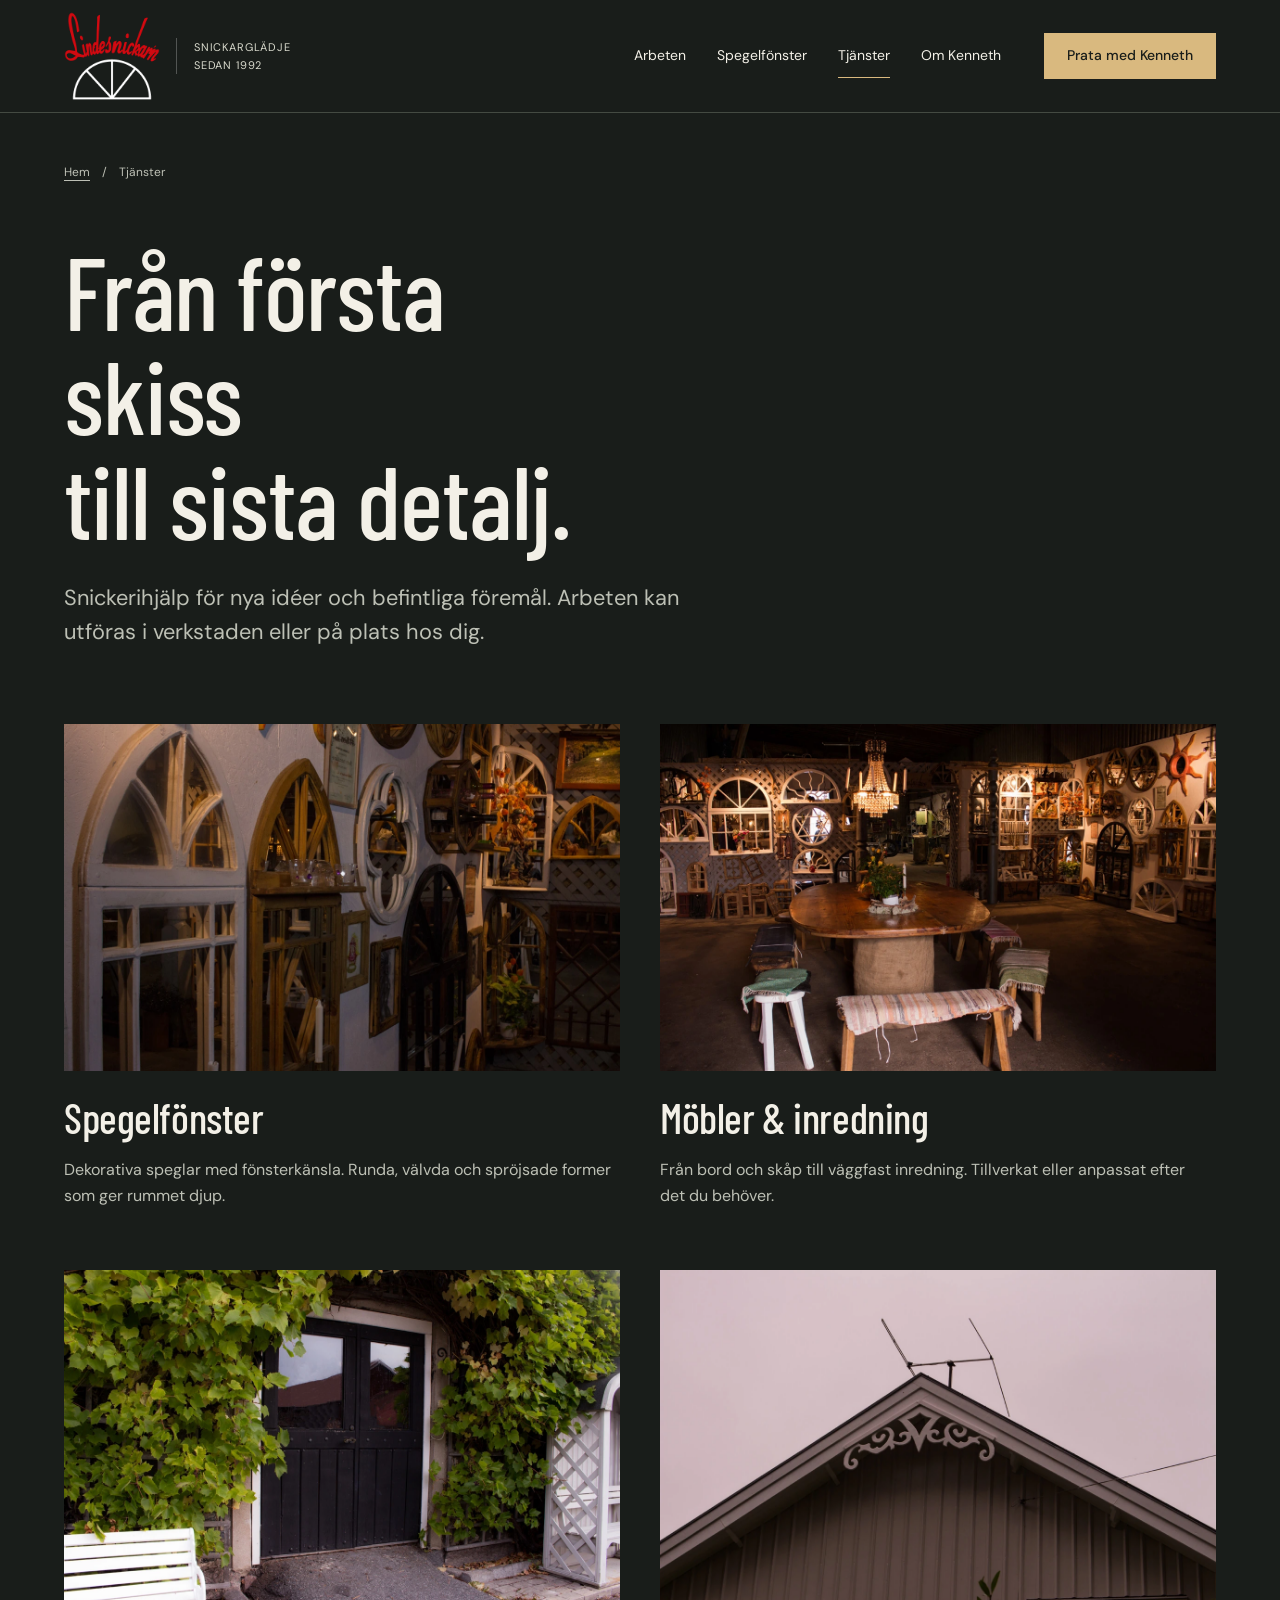
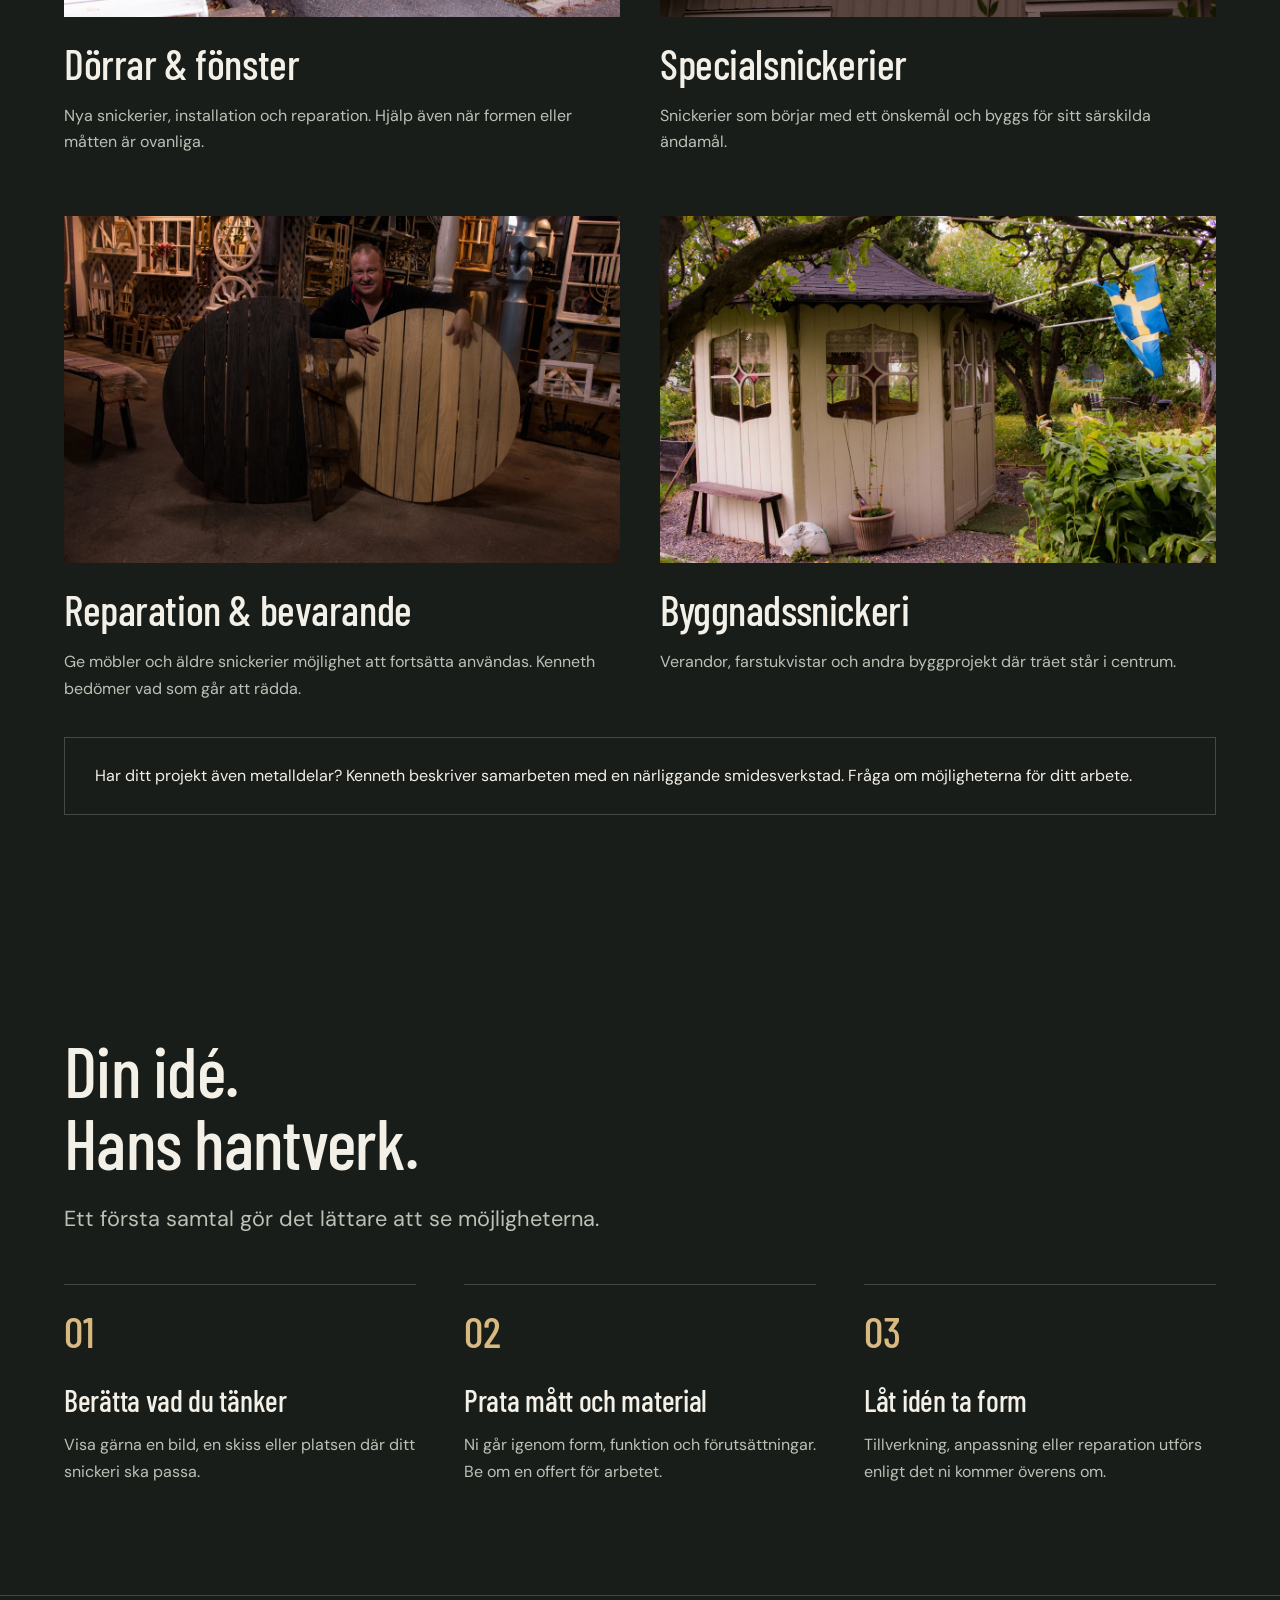
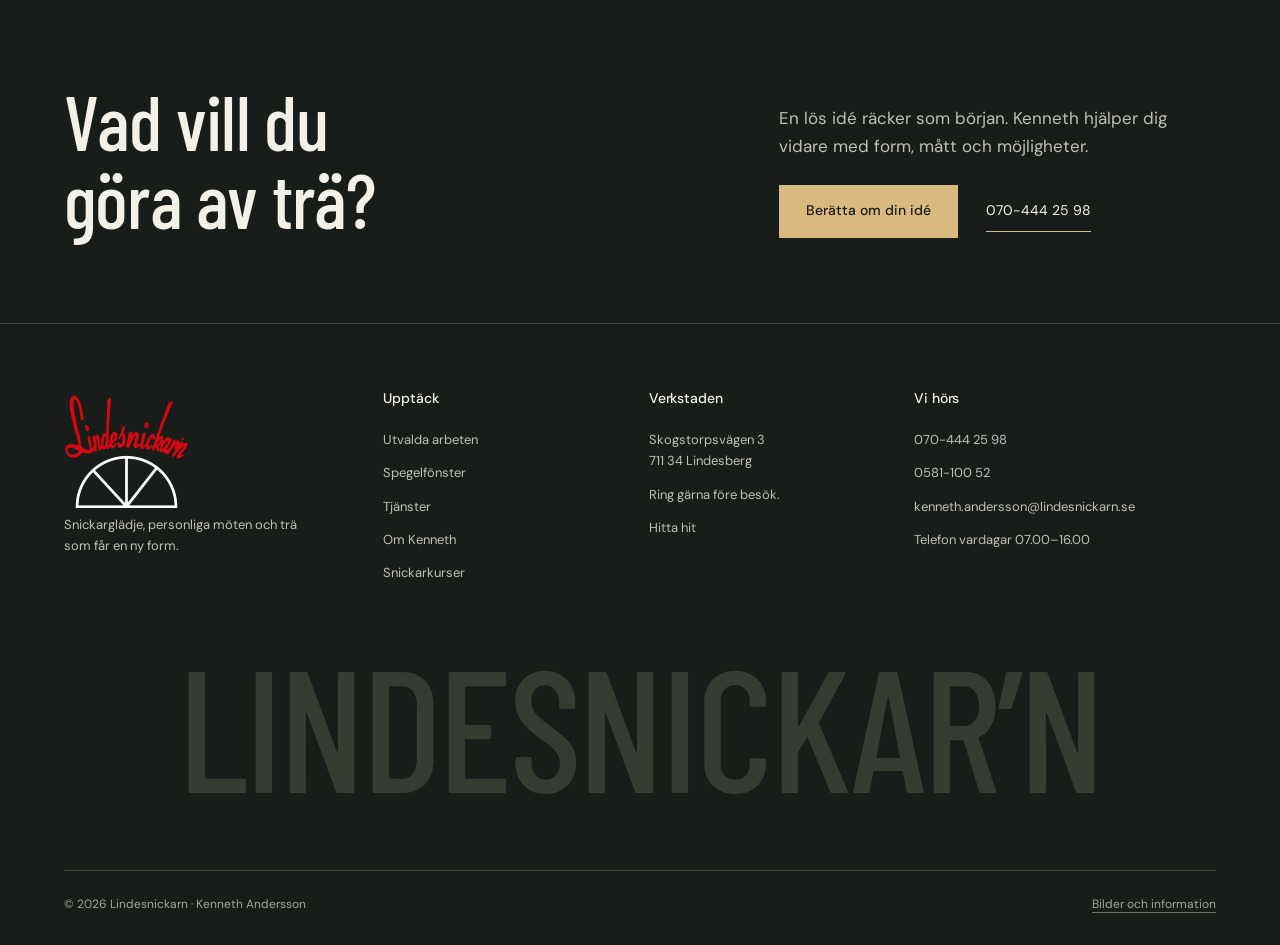
<file: tjanster.html>
<!doctype html><html lang="sv"><head><meta charset="utf-8"><meta name="viewport" content="width=device-width,initial-scale=1"><title>Tjänster | Lindesnickarn</title><meta name="description" content="Spegelfönster, möbler och specialsnickerier av Kenneth Andersson. Upptäck Lindesnickarns hantverk och verkstad i Lindesberg."><meta name="theme-color" content="#191d1a"><link rel="icon" href="assets/favicon.svg" type="image/svg+xml"><link rel="preload" href="assets/display-500.ttf" as="font" type="font/ttf" crossorigin><link rel="stylesheet" href="style.css"><script src="script.js" defer></script></head><body><a class="skip" href="#main">Hoppa till innehållet</a><header class="header "><div class="nav-row wrap"><a href="index.html" class="logo" aria-label="Lindesnickarn, startsida"><img src="assets/logo.png" alt="Lindesnickarn" class="" loading="eager" decoding="async" fetchpriority="high"><span class="brand-note">Snickarglädje<br>sedan 1992</span></a><nav class="desktop-nav" aria-label="Huvudmeny"><a href="arbeten.html">Arbeten</a><a href="spegelfonster.html">Spegelfönster</a><a href="tjanster.html" aria-current="page">Tjänster</a><a href="om-kenneth.html">Om Kenneth</a><a class="btn " href="kontakt.html">Prata med Kenneth</a></nav><button class="menu-button" aria-label="Öppna menyn" aria-expanded="false" aria-controls="mobile-menu"><span></span><span></span></button></div><nav class="mobile-menu" id="mobile-menu" aria-label="Mobilmeny" hidden><a href="arbeten.html">Arbeten</a><a href="spegelfonster.html">Spegelfönster</a><a href="tjanster.html" aria-current="page">Tjänster</a><a href="om-kenneth.html">Om Kenneth</a><a href="snickarkurser.html">Snickarkurser</a><a class="btn " href="kontakt.html">Prata med Kenneth</a><p>070-444 25 98<br>Skogstorpsvägen 3, Lindesberg</p></nav></header><main id="main"><section class="page-title wrap"><div class="breadcrumbs"><a href="index.html">Hem</a><span>/</span><span>Tjänster</span></div><h1>Från första skiss<br>till sista detalj.</h1><p class="lead">Snickerihjälp för nya idéer och befintliga föremål. Arbeten kan utföras i verkstaden eller på plats hos dig.</p></section><section class="section wrap" style="padding-top:0"><div class="service-full"><article class="service-card reveal"><img src="assets/mirrors.webp" alt="Spegelfönster" class="" loading="lazy" decoding="async"><h2>Spegelfönster</h2><p>Dekorativa speglar med fönsterkänsla. Runda, välvda och spröjsade former som ger rummet djup.</p></article><article class="service-card reveal"><img src="assets/workshop.webp" alt="Möbler &amp; inredning" class="" loading="lazy" decoding="async"><h2>Möbler & inredning</h2><p>Från bord och skåp till väggfast inredning. Tillverkat eller anpassat efter det du behöver.</p></article><article class="service-card reveal"><img src="assets/door.webp" alt="Dörrar &amp; fönster" class="" loading="lazy" decoding="async"><h2>Dörrar & fönster</h2><p>Nya snickerier, installation och reparation. Hjälp även när formen eller måtten är ovanliga.</p></article><article class="service-card reveal"><img src="assets/gable.webp" alt="Specialsnickerier" class="" loading="lazy" decoding="async"><h2>Specialsnickerier</h2><p>Snickerier som börjar med ett önskemål och byggs för sitt särskilda ändamål.</p></article><article class="service-card reveal"><img src="assets/repair.webp" alt="Reparation &amp; bevarande" class="" loading="lazy" decoding="async"><h2>Reparation & bevarande</h2><p>Ge möbler och äldre snickerier möjlighet att fortsätta användas. Kenneth bedömer vad som går att rädda.</p></article><article class="service-card reveal"><img src="assets/gazebo.webp" alt="Byggnadssnickeri" class="" loading="lazy" decoding="async"><h2>Byggnadssnickeri</h2><p>Verandor, farstukvistar och andra byggprojekt där träet står i centrum.</p></article></div><div class="notice">Har ditt projekt även metalldelar? Kenneth beskriver samarbeten med en närliggande smidesverkstad. Fråga om möjligheterna för ditt arbete.</div></section><section class="section wrap"><div class="heading"><h2>Din idé.<br>Hans hantverk.</h2><p class="lead">Ett första samtal gör det lättare att se möjligheterna.</p></div><div class="process"><article class="reveal"><span class="num">01</span><h3>Berätta vad du tänker</h3><p>Visa gärna en bild, en skiss eller platsen där ditt snickeri ska passa.</p></article><article class="reveal"><span class="num">02</span><h3>Prata mått och material</h3><p>Ni går igenom form, funktion och förutsättningar. Be om en offert för arbetet.</p></article><article class="reveal"><span class="num">03</span><h3>Låt idén ta form</h3><p>Tillverkning, anpassning eller reparation utförs enligt det ni kommer överens om.</p></article></div></section><section class="contact-banner wrap"><h2>Vad vill du<br>göra av trä?</h2><div><p>En lös idé räcker som början. Kenneth hjälper dig vidare med form, mått och möjligheter.</p><div class="actions"><a class="btn " href="kontakt.html">Berätta om din idé</a><a class="link" href="tel:+46704442598">070-444 25 98</a></div></div></section></main><footer class="footer wrap"><div class="footer-grid"><div><a class="logo" href="index.html"><img src="assets/logo.png" alt="Lindesnickarn" class="" loading="lazy" decoding="async"></a><p>Snickarglädje, personliga möten och trä som får en ny form.</p></div><div><h3>Upptäck</h3><div class="footer-links"><a href="arbeten.html">Utvalda arbeten</a><a href="spegelfonster.html">Spegelfönster</a><a href="tjanster.html">Tjänster</a><a href="om-kenneth.html">Om Kenneth</a><a href="snickarkurser.html">Snickarkurser</a></div></div><div><h3>Verkstaden</h3><div class="footer-links"><span>Skogstorpsvägen 3<br>711 34 Lindesberg</span><span>Ring gärna före besök.</span><a href="https://www.google.com/maps/search/?api=1&query=Skogstorpsv%C3%A4gen+3+Lindesberg" target="_blank" rel="noopener">Hitta hit</a></div></div><div><h3>Vi hörs</h3><div class="footer-links"><a href="tel:+46704442598">070-444 25 98</a><a href="tel:+4658110052">0581-100 52</a><a href="mailto:kenneth.andersson@lindesnickarn.se">kenneth.andersson@lindesnickarn.se</a><span>Telefon vardagar 07.00–16.00</span></div></div></div><div class="footer-word" aria-hidden="true">LINDESNICKAR’N</div><div class="footer-bottom"><span>© 2026 Lindesnickarn · Kenneth Andersson</span><span><a href="bilder-och-information.html">Bilder och information</a></span></div></footer></body></html>
</file>
<file: style.css>
@font-face{font-family:Barlow;src:url('assets/display-500.ttf') format('truetype');font-weight:500;font-display:swap}@font-face{font-family:DM;src:url('assets/sans-400.ttf') format('truetype');font-weight:400;font-display:swap}@font-face{font-family:DM;src:url('assets/sans-500.ttf') format('truetype');font-weight:500;font-display:swap}
:root{--bg:#191d1a;--panel:#222722;--cream:#f3f0e7;--sub:#bdc0b5;--line:#444a42;--accent:#d9b97f;--pad:clamp(22px,5vw,90px);--ease:cubic-bezier(.2,.7,0,1)}*{box-sizing:border-box}html{scroll-behavior:smooth;scroll-padding-top:95px}body{margin:0;background:var(--bg);color:var(--cream);font:400 16px/1.65 DM,Arial,sans-serif}a{color:inherit;text-decoration:none}button,input,select,textarea{font:inherit}button{cursor:pointer;color:inherit}img{display:block;width:100%;height:auto}h1,h2,h3,p,figure{margin:0}h1,h2,h3{font-family:Barlow,'Arial Narrow',Arial,sans-serif;font-weight:500;letter-spacing:-.01em;line-height:1.02}h1{font-size:clamp(64px,8vw,128px)}h2{font-size:clamp(47px,5.5vw,88px)}h3{font-size:36px}p{max-width:65ch}::selection{background:var(--accent);color:var(--bg)}:focus-visible{outline:2px solid var(--accent);outline-offset:6px}button,a,input,select,textarea{-webkit-tap-highlight-color:transparent}.wrap{padding-inline:var(--pad);max-width:1740px;margin:auto}.section{padding-block:110px}.kicker{font-size:12px;letter-spacing:.14em;text-transform:uppercase;color:var(--accent);margin-bottom:23px}.lead{font-size:clamp(18px,1.7vw,25px);line-height:1.55;color:var(--sub)}.sub{color:var(--sub)}.link{display:inline-block;border-bottom:1px solid var(--accent);padding:9px 0;font-size:14px;transition:color .2s}.link:hover{color:var(--accent)}.btn{display:inline-flex;align-items:center;justify-content:center;min-height:53px;padding:14px 26px;border:1px solid var(--accent);background:var(--accent);color:#191d1a;font-size:14px;font-weight:500;line-height:1.4;border-radius:0;transition:background .25s,color .25s,border-color .25s;white-space:nowrap}.btn:hover{background:var(--cream);border-color:var(--cream)}.btn.ghost{background:transparent;color:var(--cream);border-color:#777d70}.btn.ghost:hover{background:var(--cream);border-color:var(--cream);color:var(--bg)}.actions{display:flex;gap:28px;align-items:center;flex-wrap:wrap;margin-top:35px}.sr-only{position:absolute;width:1px;height:1px;padding:0;margin:-1px;overflow:hidden;clip:rect(0,0,0,0);white-space:nowrap;border:0}.skip{position:fixed;top:10px;left:10px;z-index:100;background:var(--cream);color:var(--bg);padding:10px;transform:translateY(-150%)}.skip:focus{transform:none}
.header{position:relative;z-index:30;border-bottom:1px solid var(--line);background:var(--bg)}.header.over-hero{position:absolute;inset:0 0 auto;background:linear-gradient(#11150fe8,#11150f1a);border-color:#ffffff32}.nav-row{display:flex;align-items:center;justify-content:space-between;min-height:112px;gap:25px}.logo{display:flex;align-items:center;gap:16px}.logo img{width:96px;height:96px;object-fit:contain}.brand-note{display:block;font-size:11px;letter-spacing:.075em;line-height:1.65;color:#d9dacd;text-transform:uppercase;border-left:1px solid #ffffff40;padding-left:17px}.desktop-nav{display:flex;align-items:center;gap:31px;font-size:14px}.desktop-nav>a{padding-block:10px}.desktop-nav>a[aria-current=page]{box-shadow:inset 0 -1px var(--accent)}.desktop-nav .btn{padding:12px 22px;min-height:46px;margin-left:12px}.menu-button{display:none;min-width:48px;min-height:48px;background:none;border:1px solid var(--line);padding:10px}.menu-button span{display:block;height:1px;width:24px;margin:6px auto;background:var(--cream)}.mobile-menu{display:none}.menu-open{overflow:hidden}
.hero{min-height:max(780px,100svh);position:relative;isolation:isolate;display:flex;flex-direction:column;background:#201f17}.hero-bg{position:absolute;inset:0;height:100%;object-fit:cover;object-position:54% 50%;z-index:-2}.hero:after{content:'';position:absolute;inset:0;z-index:-1;background:linear-gradient(90deg,#111910dd 0%,#11171091 38%,#11171026 72%),linear-gradient(0deg,#141b14e6 0%,transparent 35%)}.hero-content{flex:1;padding-top:clamp(210px,26vh,280px);padding-bottom:80px;width:100%}.hero h1{font-size:clamp(82px,9vw,143px);line-height:.94;letter-spacing:-.01em;max-width:11ch}.hero h1 span{color:var(--accent)}.hero .lead{font-size:17px;color:#e1e2d8;max-width:365px;margin-top:30px}.hero .kicker{color:var(--cream);margin-bottom:26px}.hero .actions{margin-top:33px}.hero-bottom{display:grid;grid-template-columns:1fr 1fr auto;align-items:end;gap:25px;padding-block:28px;position:relative;width:100%}.hero-bottom:before{content:'';position:absolute;top:0;left:var(--pad);right:var(--pad);height:1px;background:#ffffff40}.hero-bottom .small{font-size:12px;color:#d5d8cd;display:block;margin-bottom:4px}.hero-bottom strong{font-size:15px;font-weight:500}.hero-thumb{display:flex;gap:16px;align-items:center}.hero-thumb img{width:70px;height:64px;object-fit:cover}.hero-thumb .link{padding:0;font-size:14px}.hero-index{font:500 44px/1 Barlow,sans-serif;color:var(--accent);display:flex;align-items:baseline;gap:12px}.hero-index small{font:400 12px DM,sans-serif;color:var(--sub)}.fact-band{display:grid;grid-template-columns:1fr 1fr 1fr;border-bottom:1px solid var(--line);padding-block:35px;gap:35px}.fact-band p{font-size:13px;color:var(--sub)}.fact-band strong{font-size:18px;color:var(--cream);display:block;font-weight:500;margin-bottom:4px}.intro{display:grid;grid-template-columns:1.25fr 1fr;gap:11vw;align-items:start}.intro h2{max-width:12ch}.intro .lead{padding-top:12px}.intro p+p{margin-top:24px}.intro .link{margin-top:20px}.heading{max-width:730px;margin-bottom:48px}.heading p{margin-top:23px}.gallery-tools{display:flex;gap:10px;flex-wrap:wrap;margin:35px 0}.filter{background:none;border:1px solid var(--line);padding:10px 19px;color:var(--sub);font-size:14px;min-height:45px}.filter:hover{color:var(--cream);border-color:#8c917f}.filter[aria-pressed=true]{background:var(--cream);color:var(--bg);border-color:var(--cream)}.gallery{display:grid;grid-template-columns:repeat(12,1fr);gap:60px 32px}.work{grid-column:span 6;min-width:0}.work:nth-child(4n+1){grid-column:span 7}.work:nth-child(4n+2){grid-column:span 5;padding-top:130px}.work:nth-child(4n+3){grid-column:span 5}.work:nth-child(4n+4){grid-column:span 7;padding-top:95px}.work button{display:block;background:none;border:0;padding:0;text-align:left;width:100%;cursor:zoom-in}.work .photo{overflow:hidden;background:#30352c}.work img{aspect-ratio:1.32;object-fit:cover;transition:transform .65s var(--ease),filter .65s var(--ease)}.work:nth-child(4n+2) img,.work:nth-child(4n+3) img{aspect-ratio:.95}.work button:hover img{transform:scale(1.035);filter:brightness(1.06)}.work .caption{display:flex;justify-content:space-between;align-items:start;gap:20px;padding-top:19px}.work h3{font-size:32px}.work .category{font-size:12px;color:var(--sub);display:block;margin-top:7px}.work .view{font-size:12px;border-bottom:1px solid #7a7f70;white-space:nowrap;margin-top:8px;padding-bottom:3px}.gallery.filtered{grid-template-columns:1fr 1fr}.gallery.filtered .work{grid-column:auto;padding-top:0}.gallery.filtered .work img{aspect-ratio:1.25}.gallery-footer{text-align:center;margin-top:58px}.signature{display:grid;grid-template-columns:1.1fr 1fr;gap:9vw;align-items:center}.signature .photo{height:650px;overflow:hidden}.signature img{height:100%;object-fit:cover}.signature h2{max-width:11ch}.signature p{margin-top:24px}.signature ul{list-style:none;padding:0;margin:30px 0 0;display:flex;gap:20px;flex-wrap:wrap}.signature li{font-size:13px;padding-top:13px;border-top:1px solid var(--line)}.section.tint{background:var(--panel)}.service-grid{display:grid;grid-template-columns:.9fr 1.5fr;gap:9vw}.service-grid .heading{position:sticky;top:35px;align-self:start}.service-list details{border-top:1px solid var(--line)}.service-list details:last-child{border-bottom:1px solid var(--line)}.service-list summary{list-style:none;position:relative;padding:25px 40px 25px 0;font:500 33px/1.1 Barlow,sans-serif;cursor:pointer}.service-list summary::-webkit-details-marker{display:none}.service-list summary:after{content:'+';position:absolute;right:0;font:400 23px DM,sans-serif}.service-list details[open] summary{color:var(--accent)}.service-list details[open] summary:after{content:'−'}.service-list details p{font-size:16px;color:var(--sub);padding-bottom:27px;max-width:49ch}.maker{display:grid;grid-template-columns:1fr .85fr;gap:12vw;align-items:center}.maker .portrait{order:2;position:relative}.maker .portrait img{height:580px;object-fit:cover;object-position:50% 25%}.maker .portrait figcaption{display:flex;justify-content:space-between;gap:20px;padding-top:16px;font-size:12px;color:var(--sub)}.maker .lead{margin-top:28px}.maker p:not(.lead):not(.kicker){margin-top:24px}.maker .byline{border-top:1px solid var(--line);padding-top:25px;margin-top:30px;font-size:14px;color:var(--accent)}.process{display:grid;grid-template-columns:repeat(3,1fr);gap:48px;margin-top:45px}.process article{border-top:1px solid var(--line);padding-top:20px}.process .num{font:500 43px Barlow,sans-serif;color:var(--accent)}.process h3{font-size:30px;margin:28px 0 17px}.process p{font-size:16px;color:var(--sub)}.course-feature{display:grid;grid-template-columns:1.25fr 1fr;gap:8vw;align-items:center}.course-feature img{aspect-ratio:1.35;object-fit:cover}.course-feature p{margin-top:23px}.press-row{border-top:1px solid var(--line);border-bottom:1px solid var(--line);display:flex;justify-content:space-between;align-items:center;gap:50px;padding-block:35px}.press-row h3{font-size:25px}.press-row p{font-size:14px;color:var(--sub);margin-top:9px}.press-row .link{flex-shrink:0}.contact-banner{padding-block:85px;border-block:1px solid var(--line);display:grid;grid-template-columns:1.5fr 1fr;gap:60px;align-items:end}.contact-banner h2{font-size:clamp(54px,6vw,94px);max-width:12ch}.contact-banner p{font-size:17px;color:var(--sub)}.contact-banner .actions{margin-top:25px}.footer{padding-top:65px;padding-bottom:30px}.footer-grid{display:grid;grid-template-columns:1.25fr 1fr 1fr 1.4fr;gap:50px}.footer h3{font:500 14px DM,sans-serif;margin-bottom:22px}.footer p{font-size:13px;color:var(--sub);max-width:28ch}.footer .logo img{width:125px;height:125px}.footer-links{display:flex;flex-direction:column;gap:12px;font-size:13px;color:var(--sub)}.footer a:hover{color:var(--accent)}.footer-bottom{display:flex;justify-content:space-between;gap:25px;border-top:1px solid var(--line);padding-top:24px;margin-top:60px;font-size:12px;color:#a1a797}.footer-bottom a{border-bottom:1px solid #707866}.footer-word{font:500 clamp(64px,13.4vw,225px)/1 Barlow,sans-serif;color:#353c32;letter-spacing:-.018em;text-align:center;white-space:nowrap;margin-top:55px;overflow:hidden}
.page-title{padding-block:50px 75px}.breadcrumbs{display:flex;gap:12px;font-size:12px;color:var(--sub);margin-bottom:55px}.breadcrumbs a{text-decoration:underline;text-underline-offset:4px}.page-title h1{max-width:12ch}.page-title .lead{max-width:660px;margin-top:30px}.page-photo{height:650px;object-fit:cover}.page-split{display:grid;grid-template-columns:1fr 1fr;align-items:center;gap:8vw}.page-split>img{height:650px;object-fit:cover}.page-split .lead{margin-top:26px}.page-split p+p{margin-top:22px}.prose-grid{display:grid;grid-template-columns:.9fr 1.4fr;gap:10vw}.prose-grid .lead{margin-bottom:25px}.prose-grid p+p{margin-top:22px}.specs{display:grid;grid-template-columns:repeat(3,1fr);padding:0;list-style:none;gap:25px;margin-top:40px}.specs li{border-top:1px solid var(--line);padding-top:17px;color:var(--sub);font-size:14px}.detail-pair{display:grid;grid-template-columns:1fr 1fr;gap:30px}.detail-pair img{height:550px;object-fit:cover}.detail-pair figcaption{font-size:13px;color:var(--sub);padding-top:15px}.service-full{display:grid;grid-template-columns:1fr 1fr;gap:60px 40px}.service-card img{aspect-ratio:1.6;object-fit:cover}.service-card h2{font-size:42px;margin-top:25px}.service-card p{color:var(--sub);margin-top:18px;max-width:50ch}.notice{padding:25px 30px;border:1px solid var(--line);margin-top:35px;font-size:16px}.contact-layout{display:grid;grid-template-columns:.9fr 1.2fr;gap:9vw}.contact-data{margin:35px 0}.contact-data>div{padding:14px 0}.contact-data dt{font-size:12px;color:var(--sub);margin-bottom:6px}.contact-data dd{margin:0;font-size:23px;overflow-wrap:anywhere;line-height:1.5}.contact-data .email{font-size:18px}.contact-form{background:var(--panel);padding:42px}.contact-form h2{font-size:44px}.contact-form>p{font-size:15px;color:var(--sub);margin-top:20px}.contact-form form{margin-top:32px}.form-row{display:grid;grid-template-columns:1fr 1fr;gap:25px}.field{margin-bottom:24px}.field label{display:block;font-size:14px;margin-bottom:9px}.field input,.field textarea,.field select{display:block;width:100%;background:var(--bg);border:1px solid #65705f;color:var(--cream);border-radius:0;min-height:49px;padding:12px 14px;font-size:16px}.field textarea{min-height:145px;resize:vertical}.field input::placeholder,.field textarea::placeholder{color:#969e8e}.form-note{font-size:12px;color:var(--sub);margin:18px 0}.form-result{border-top:1px solid var(--line);padding-top:20px;margin-top:22px}.form-result p{font-size:15px;margin-bottom:20px}.form-result .link{background:none;border-width:0 0 1px;color:var(--cream);margin-left:15px}.contact-photo{margin-top:40px}.contact-photo img{height:260px;object-fit:cover}.contact-photo figcaption{font-size:12px;color:var(--sub);padding-top:12px}.faq{display:grid;grid-template-columns:1fr 1.4fr;gap:9vw}.faq .service-list summary{font-family:DM,sans-serif;font-size:18px;line-height:1.5}.source-content{max-width:850px;padding-bottom:80px}.source-content p{margin-block:25px;color:var(--sub)}.source-content a{text-decoration:underline;text-underline-offset:4px}
.gallery-dialog{max-width:calc(100vw - 56px);width:1400px;max-height:calc(100dvh - 50px);height:900px;background:#171b17;color:var(--cream);border:1px solid #5b6453;padding:65px 28px 28px;overflow:auto}.gallery-dialog::backdrop{background:#0a0f09eb}.dialog-close{position:absolute;top:13px;right:23px;min-height:40px;background:transparent;border:0;font-size:14px}.dialog-body{display:grid;grid-template-columns:1.7fr .75fr;gap:40px;height:100%;align-items:center}.dialog-body>img{height:100%;max-height:calc(100dvh - 170px);object-fit:contain}.dialog-info h2{font-size:54px}.dialog-info p{font-size:15px;color:var(--sub);margin-top:22px}.dialog-info .kicker{font-size:11px;margin-top:0;color:var(--accent)}.dialog-info .btn{margin-top:30px}.dialog-controls{display:flex;justify-content:space-between;align-items:center;gap:20px;margin-top:40px;border-top:1px solid var(--line);padding-top:17px}.dialog-controls button{background:none;border:0;padding:10px 0;font-size:13px}.dialog-count{font-size:12px;color:var(--sub)}[hidden]{display:none!important}.reveal{transition:opacity .7s var(--ease),transform .7s var(--ease)}.js .reveal.waiting{opacity:0;transform:translateY(24px)}.hero-content>*{animation:enter .9s var(--ease) both}.hero-content h1{animation-delay:.1s}.hero-content .lead{animation-delay:.2s}.hero-content .actions{animation-delay:.25s}@keyframes enter{from{opacity:0;transform:translateY(18px)}to{opacity:1;transform:none}}
@media(min-width:1800px){.hero-content{padding-top:300px}}@media(max-width:1100px){.desktop-nav{gap:19px}.brand-note{display:none}.hero h1{font-size:110px}.hero-content{padding-top:240px}.signature{gap:6vw}.signature .photo{height:570px}.maker{gap:8vw}.maker .portrait img{height:520px}.footer-grid{gap:30px}.contact-layout{gap:50px}.contact-form{padding:30px}.dialog-info h2{font-size:43px}}
@media(max-width:900px){.section{padding-block:80px}.nav-row{min-height:96px}.logo img{width:80px;height:80px}.desktop-nav{display:none}.brand-note{display:block}.menu-button{display:block}.mobile-menu{position:fixed;inset:97px 0 0;background:var(--bg);padding:25px var(--pad) 40px;overflow-y:auto;z-index:40}.mobile-menu:not([hidden]){display:flex;flex-direction:column;gap:7px}.mobile-menu a{font:500 38px Barlow,sans-serif;padding:9px 0}.mobile-menu .btn{font:500 16px DM,sans-serif;margin-top:20px;padding:15px}.mobile-menu p{margin-top:25px;font-size:14px;color:var(--sub)}.hero{min-height:max(760px,100svh)}.hero-content{padding-top:220px}.hero h1{font-size:102px}.hero-index{display:none}.hero-bottom{grid-template-columns:1fr 1fr}.intro{gap:6vw}.intro .lead{font-size:20px}.gallery{gap:40px 25px}.work:nth-child(4n+2){padding-top:80px}.work:nth-child(4n+4){padding-top:50px}.work h3{font-size:28px}.signature .photo{height:500px}.signature h2{font-size:61px}.signature p{font-size:16px}.service-grid{gap:6vw}.service-list summary{font-size:29px}.maker{gap:6vw}.maker .portrait img{height:470px}.process{gap:28px}.course-feature{gap:5vw}.footer-grid{grid-template-columns:1fr 1fr;gap:40px}.contact-layout{grid-template-columns:1fr;gap:45px}.contact-data{display:grid;grid-template-columns:1fr 1fr;gap:20px}.contact-data>div:last-child{grid-column:1/-1}.contact-photo{max-width:550px}.page-split>img{height:520px}.page-split h1{font-size:78px}.prose-grid{gap:6vw}.dialog-body{grid-template-columns:1.3fr 1fr;gap:25px}.gallery-dialog{padding-inline:20px}.dialog-info h2{font-size:40px}}
@media(max-width:600px){:root{--pad:22px}.section{padding-block:65px}h2{font-size:52px}h3{font-size:30px}.lead{font-size:18px}.kicker{font-size:11px;letter-spacing:.1em;margin-bottom:20px}.nav-row{min-height:89px}.logo img{width:72px;height:72px}.brand-note{font-size:9px;padding-left:12px;max-width:14ch}.logo{gap:10px}.mobile-menu{top:90px}.mobile-menu a{font-size:34px}.hero{min-height:max(795px,100svh)}.hero-content{padding-top:215px;padding-bottom:60px}.hero h1{font-size:clamp(73px,18.5vw,105px);max-width:11ch;line-height:.98}.hero .lead{font-size:16px;max-width:29ch;margin-top:26px}.hero .actions{gap:24px}.hero .btn{padding:14px 20px}.hero .kicker{font-size:10px;letter-spacing:.13em}.hero-bg{object-position:59% 50%}.hero:after{background:linear-gradient(90deg,#111911c9,#11191140),linear-gradient(0deg,#141b14f0,transparent 55%)}.hero-bottom{padding-block:20px 24px;gap:15px;grid-template-columns:1fr auto}.hero-bottom strong{font-size:13px}.hero-bottom .small{font-size:10px}.hero-thumb img{display:none}.hero-thumb .link{font-size:12px}.hero-thumb{gap:0}.fact-band{grid-template-columns:1fr;padding-block:28px;gap:18px}.fact-band strong{font-size:16px;margin-bottom:2px}.fact-band p{font-size:13px}.intro{grid-template-columns:1fr;gap:28px}.intro h2{font-size:58px;max-width:13ch}.intro .lead{font-size:19px;padding-top:0}.intro p+p{font-size:15px}.heading{margin-bottom:32px}.gallery{gap:37px 20px;grid-template-columns:1fr}.work,.work:nth-child(n){grid-column:auto;padding-top:0}.work img,.work:nth-child(n) img{aspect-ratio:1.28}.work h3{font-size:30px}.work .caption{gap:14px;padding-top:17px}.work .view{font-size:11px}.work .category{font-size:11px}.gallery.filtered{grid-template-columns:1fr}.gallery-footer{margin-top:36px}.gallery-tools{gap:8px;margin-block:27px}.filter{font-size:13px;padding:10px 15px}.signature{grid-template-columns:1fr;gap:35px}.signature .photo{height:410px}.signature h2{font-size:56px;max-width:13ch}.signature p{font-size:16px;margin-top:20px}.signature li{font-size:12px}.signature ul{gap:17px}.service-grid{grid-template-columns:1fr;gap:25px}.service-grid .heading{position:static;margin-bottom:0}.service-list summary{font-size:30px;padding-block:23px}.service-list details p{font-size:15px}.maker{grid-template-columns:1fr;gap:35px}.maker .portrait{order:0}.maker .portrait img{height:490px;object-position:50% 20%}.maker .portrait figcaption{font-size:11px}.maker p:not(.lead):not(.kicker){font-size:15px}.maker .lead{font-size:19px}.process{grid-template-columns:1fr;gap:32px;margin-top:30px}.process article{display:grid;grid-template-columns:45px 1fr;gap:12px 24px}.process .num{grid-row:1/3;font-size:34px}.process h3{margin:5px 0 0;font-size:30px}.process p{grid-column:2;font-size:15px}.course-feature{grid-template-columns:1fr;gap:32px}.course-feature p{font-size:16px}.press-row{display:block;padding-block:30px}.press-row .link{margin-top:18px}.contact-banner{grid-template-columns:1fr;gap:28px;padding-block:55px}.contact-banner h2{font-size:60px}.contact-banner p{font-size:16px}.footer{padding-top:35px}.footer-grid{gap:33px 25px}.footer-grid>div:first-child{grid-column:1/-1;display:flex;gap:28px;align-items:center}.footer-grid>div:first-child p{max-width:24ch}.footer .logo img{width:95px;height:95px}.footer-grid>div:last-child{grid-column:1/-1}.footer h3{font-size:14px;margin-bottom:16px}.footer-links{font-size:13px}.footer-bottom{display:block;margin-top:40px;font-size:11px}.footer-bottom>span+span{display:block;margin-top:12px}.footer-word{font-size:14vw;margin-top:34px}.page-title{padding-block:30px 48px}.breadcrumbs{font-size:11px;margin-bottom:35px;flex-wrap:wrap}.page-title h1{font-size:73px}.page-title .lead{font-size:18px;margin-top:25px}.page-photo{height:350px}.page-split{grid-template-columns:1fr;gap:34px}.page-split>img{height:470px}.page-split h1{font-size:73px}.page-split .lead{font-size:18px}.prose-grid{grid-template-columns:1fr;gap:28px}.prose-grid p{font-size:16px}.specs{grid-template-columns:1fr;gap:15px}.specs li{font-size:14px}.detail-pair{grid-template-columns:1fr;gap:28px}.detail-pair img{height:430px;object-fit:contain;background:var(--panel)}.detail-pair figcaption{font-size:12px}.service-full{grid-template-columns:1fr;gap:42px}.service-card h2{font-size:38px;margin-top:21px}.service-card p{font-size:15px;margin-top:14px}.contact-layout{gap:40px}.contact-data{grid-template-columns:1fr;gap:0;margin-block:22px}.contact-data>div:last-child{grid-column:auto}.contact-data dd{font-size:24px}.contact-data .email{font-size:17px}.contact-form{padding:25px 20px}.contact-form h2{font-size:38px}.contact-form .btn{white-space:normal}.form-row{grid-template-columns:1fr;gap:0}.contact-photo img{height:230px}.faq{grid-template-columns:1fr;gap:25px}.faq .service-list summary{font-size:17px}.gallery-dialog{max-width:100vw;width:100%;max-height:100dvh;height:100dvh;border:0;padding:58px 20px 25px;margin:0}.dialog-body{display:block;height:auto}.dialog-body>img{height:45vh;max-height:45vh}.dialog-info{padding-top:24px}.dialog-info h2{font-size:41px}.dialog-info .kicker{margin-bottom:12px}.dialog-info p{font-size:14px;margin-top:16px}.dialog-info .btn{margin-top:20px;min-height:47px}.dialog-controls{margin-top:22px}.dialog-close{right:16px}.source-content p{font-size:15px}.notice{padding:22px;font-size:15px}}
@media(max-width:359px){.hero h1{font-size:66px}.hero .actions{gap:19px}.hero .link{font-size:13px}.hero .btn{font-size:13px;padding-inline:16px}.hero-content{padding-top:205px}.hero-bottom strong{font-size:12px}.hero-thumb .link{font-size:11px}.page-title h1,.page-split h1{font-size:64px}.filter{font-size:12px;padding-inline:11px}.brand-note{font-size:8px}.contact-banner h2{font-size:55px}.footer-grid>div:first-child{display:block}.footer-grid>div:first-child p{margin-top:15px}.maker .portrait img{height:420px}}
@media(prefers-reduced-motion:reduce){html{scroll-behavior:auto}*,*:before,*:after{animation:none!important;transition:none!important}.js .reveal.waiting{opacity:1;transform:none}}
/* Keep the opening statement together and preserve narrow-screen reflow. */
.hero h1{max-width:none}.hero h1 span{display:block;white-space:nowrap}.page-split>*{min-width:0}
@media(max-width:600px){.hero h1{font-size:clamp(54px,15.2vw,78px)}.hero-content{padding-top:225px}.hero .lead{max-width:32ch}}
@media(max-width:359px){.hero h1{font-size:52px}.page-split h1{font-size:57px}.hero-content{padding-top:215px}}
</file>
